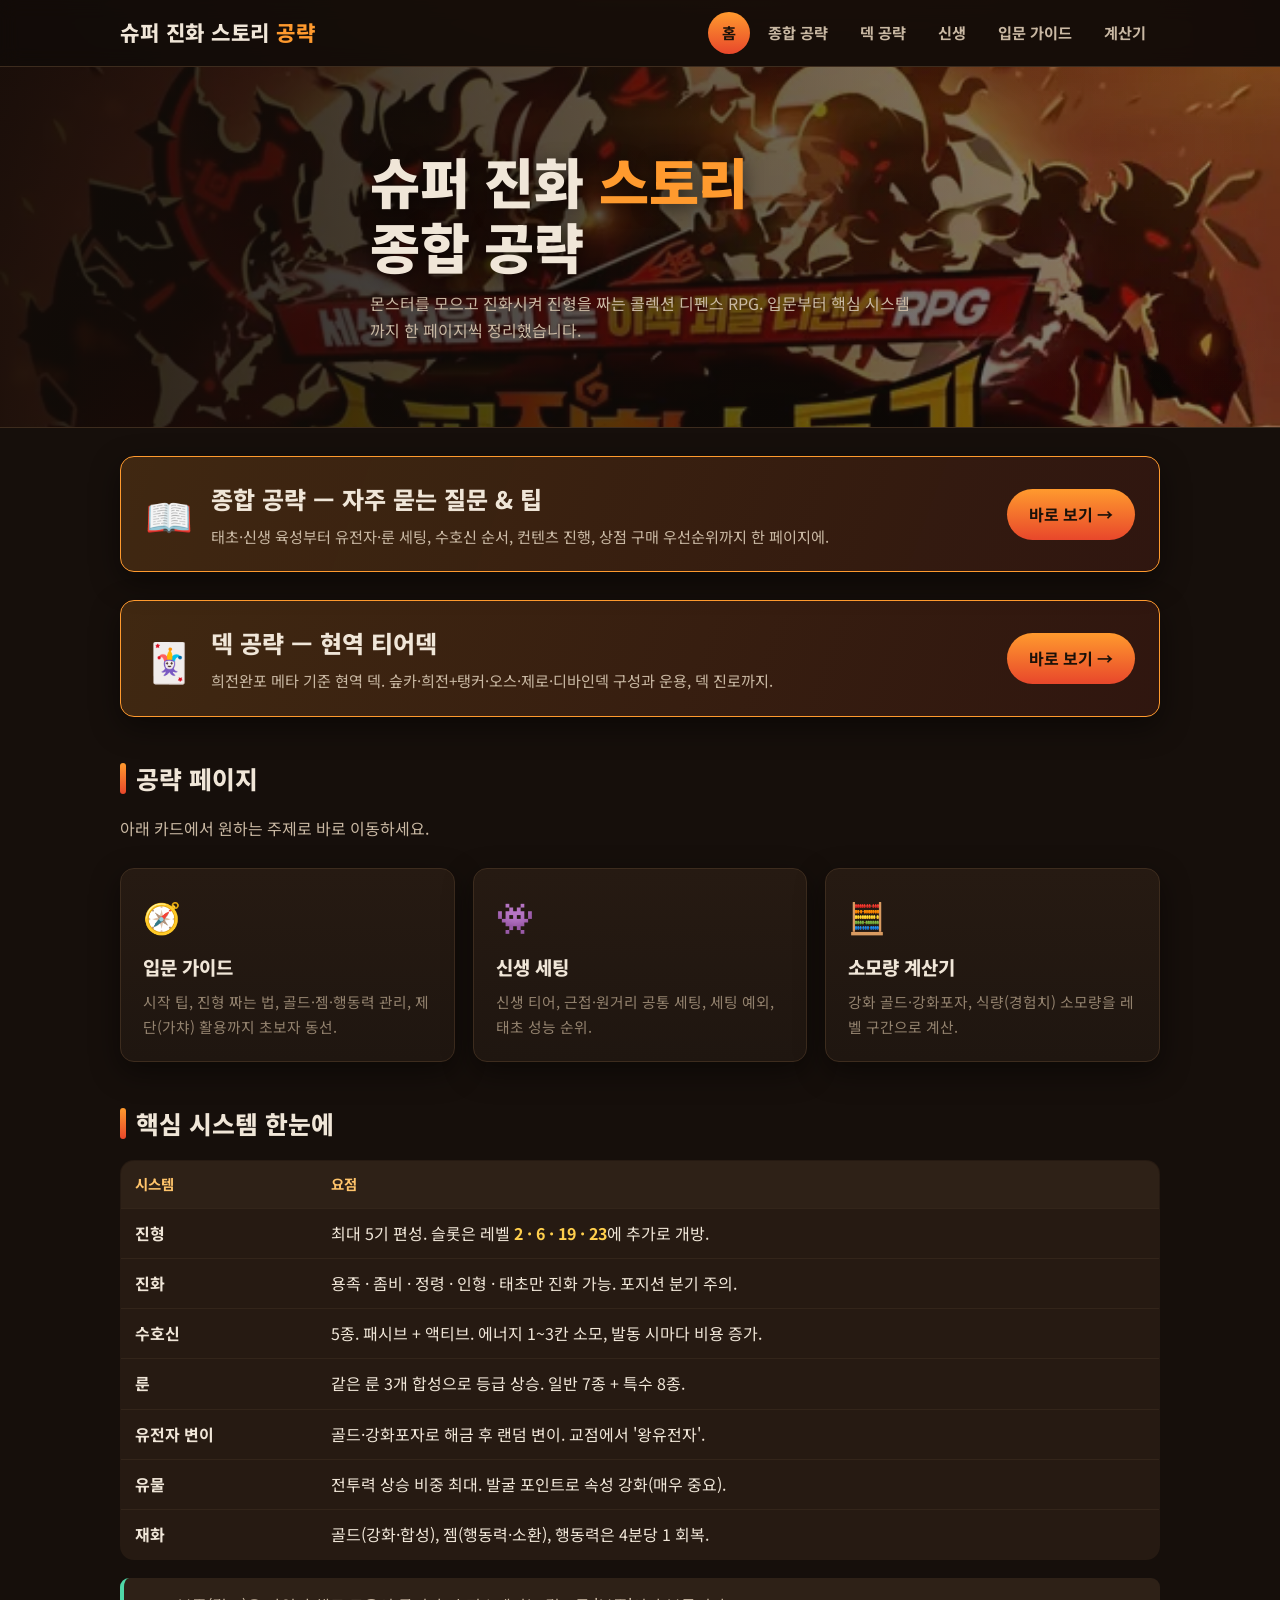
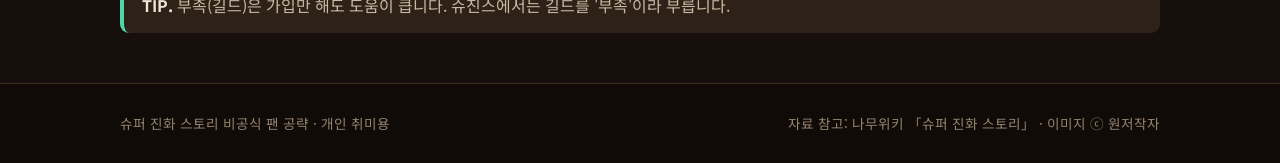
<file: index.html>
<!DOCTYPE html>
<html lang="ko">
<head>
  <meta charset="UTF-8">
  <meta name="viewport" content="width=device-width, initial-scale=1.0">
  <title>슈퍼 진화 스토리 공략 — 종합 가이드</title>
  <meta name="description" content="모바일 게임 슈퍼 진화 스토리(슈진스) 종합 공략. 종합 팁, 덱 공략, 신생 세팅, 입문 가이드, 수호신, 룬·유전자 변이까지 한 곳에 정리.">
  <link rel="preconnect" href="https://fonts.googleapis.com">
  <link rel="preconnect" href="https://fonts.gstatic.com" crossorigin>
  <link rel="stylesheet" href="https://fonts.googleapis.com/css2?family=Noto+Sans+KR:wght@400;500;700;800;900&display=swap">
  <link rel="stylesheet" href="assets/style.css">
</head>
<body>

  <header class="site-header">
    <div class="header-inner">
      <a class="brand" href="index.html">슈퍼 진화 스토리 <span>공략</span></a>
      <button class="nav-toggle" aria-label="메뉴 열기">☰</button>
      <nav class="site-nav">
        <a href="index.html" aria-current="page">홈</a>
        <a href="tips.html">종합 공략</a>
        <a href="deck.html">덱 공략</a>
        <a href="sinsaeng.html">신생</a>
        <a href="guide.html">입문 가이드</a>
        <a href="calculator.html">계산기</a>
      </nav>
    </div>
  </header>

  <section class="hero">
    <div class="hero-media">
      <img src="assets/img/banner_hero.webp" alt="슈퍼 진화 스토리 메인 배너">
      <div class="hero-overlay">
        <div class="wrap" style="padding:0;">
          <h1>슈퍼 진화 <em>스토리</em><br>종합 공략</h1>
          <p>몬스터를 모으고 진화시켜 진형을 짜는 콜렉션 디펜스 RPG.
             입문부터 핵심 시스템까지 한 페이지씩 정리했습니다.</p>
        </div>
      </div>
    </div>
  </section>

  <main class="wrap">

    <a class="featured-cta" href="tips.html">
      <div class="fc-ico">📖</div>
      <div class="fc-text">
        <h2>종합 공략 — 자주 묻는 질문 &amp; 팁</h2>
        <p>태초·신생 육성부터 유전자·룬 세팅, 수호신 순서, 컨텐츠 진행, 상점 구매 우선순위까지 한 페이지에.</p>
      </div>
      <span class="fc-btn">바로 보기 →</span>
    </a>

    <a class="featured-cta" href="deck.html">
      <div class="fc-ico">🃏</div>
      <div class="fc-text">
        <h2>덱 공략 — 현역 티어덱</h2>
        <p>희전완포 메타 기준 현역 덱. 슾카·희전+탱커·오스·제로·디바인덱 구성과 운용, 덱 진로까지.</p>
      </div>
      <span class="fc-btn">바로 보기 →</span>
    </a>

    <section class="block">
      <h2>공략 페이지</h2>
      <p>아래 카드에서 원하는 주제로 바로 이동하세요.</p>
      <div class="card-grid">
        <a class="nav-card" href="guide.html">
          <div class="ico">🧭</div>
          <h3>입문 가이드</h3>
          <p>시작 팁, 진형 짜는 법, 골드·젬·행동력 관리, 제단(가챠) 활용까지 초보자 동선.</p>
        </a>
        <a class="nav-card" href="sinsaeng.html">
          <div class="ico">👾</div>
          <h3>신생 세팅</h3>
          <p>신생 티어, 근접·원거리 공통 세팅, 세팅 예외, 태초 성능 순위.</p>
        </a>
        <a class="nav-card" href="calculator.html">
          <div class="ico">🧮</div>
          <h3>소모량 계산기</h3>
          <p>강화 골드·강화포자, 식량(경험치) 소모량을 레벨 구간으로 계산.</p>
        </a>
      </div>
    </section>

    <section class="block">
      <h2>핵심 시스템 한눈에</h2>
      <div class="table-scroll">
        <table>
          <thead>
            <tr><th>시스템</th><th>요점</th></tr>
          </thead>
          <tbody>
            <tr><td><b>진형</b></td><td>최대 5기 편성. 슬롯은 레벨 <span class="lv">2 · 6 · 19 · 23</span>에 추가로 개방.</td></tr>
            <tr><td><b>진화</b></td><td>용족 · 좀비 · 정령 · 인형 · 태초만 진화 가능. 포지션 분기 주의.</td></tr>
            <tr><td><b>수호신</b></td><td>5종. 패시브 + 액티브. 에너지 1~3칸 소모, 발동 시마다 비용 증가.</td></tr>
            <tr><td><b>룬</b></td><td>같은 룬 3개 합성으로 등급 상승. 일반 7종 + 특수 8종.</td></tr>
            <tr><td><b>유전자 변이</b></td><td>골드·강화포자로 해금 후 랜덤 변이. 교점에서 '왕유전자'.</td></tr>
            <tr><td><b>유물</b></td><td>전투력 상승 비중 최대. 발굴 포인트로 속성 강화(매우 중요).</td></tr>
            <tr><td><b>재화</b></td><td>골드(강화·합성), 젬(행동력·소환), 행동력은 4분당 1 회복.</td></tr>
          </tbody>
        </table>
      </div>
      <p class="note tip"><b>TIP.</b> 부족(길드)은 가입만 해도 도움이 큽니다. 슈진스에서는 길드를 '부족'이라 부릅니다.</p>
    </section>

  </main>

  <footer class="site-footer">
    <div class="wrap">
      <span>슈퍼 진화 스토리 비공식 팬 공략 · 개인 취미용</span>
      <span>자료 참고: 나무위키 「슈퍼 진화 스토리」 · 이미지 ⓒ 원저작자</span>
    </div>
  </footer>

  <script src="assets/script.js"></script>
</body>
</html>
</file>
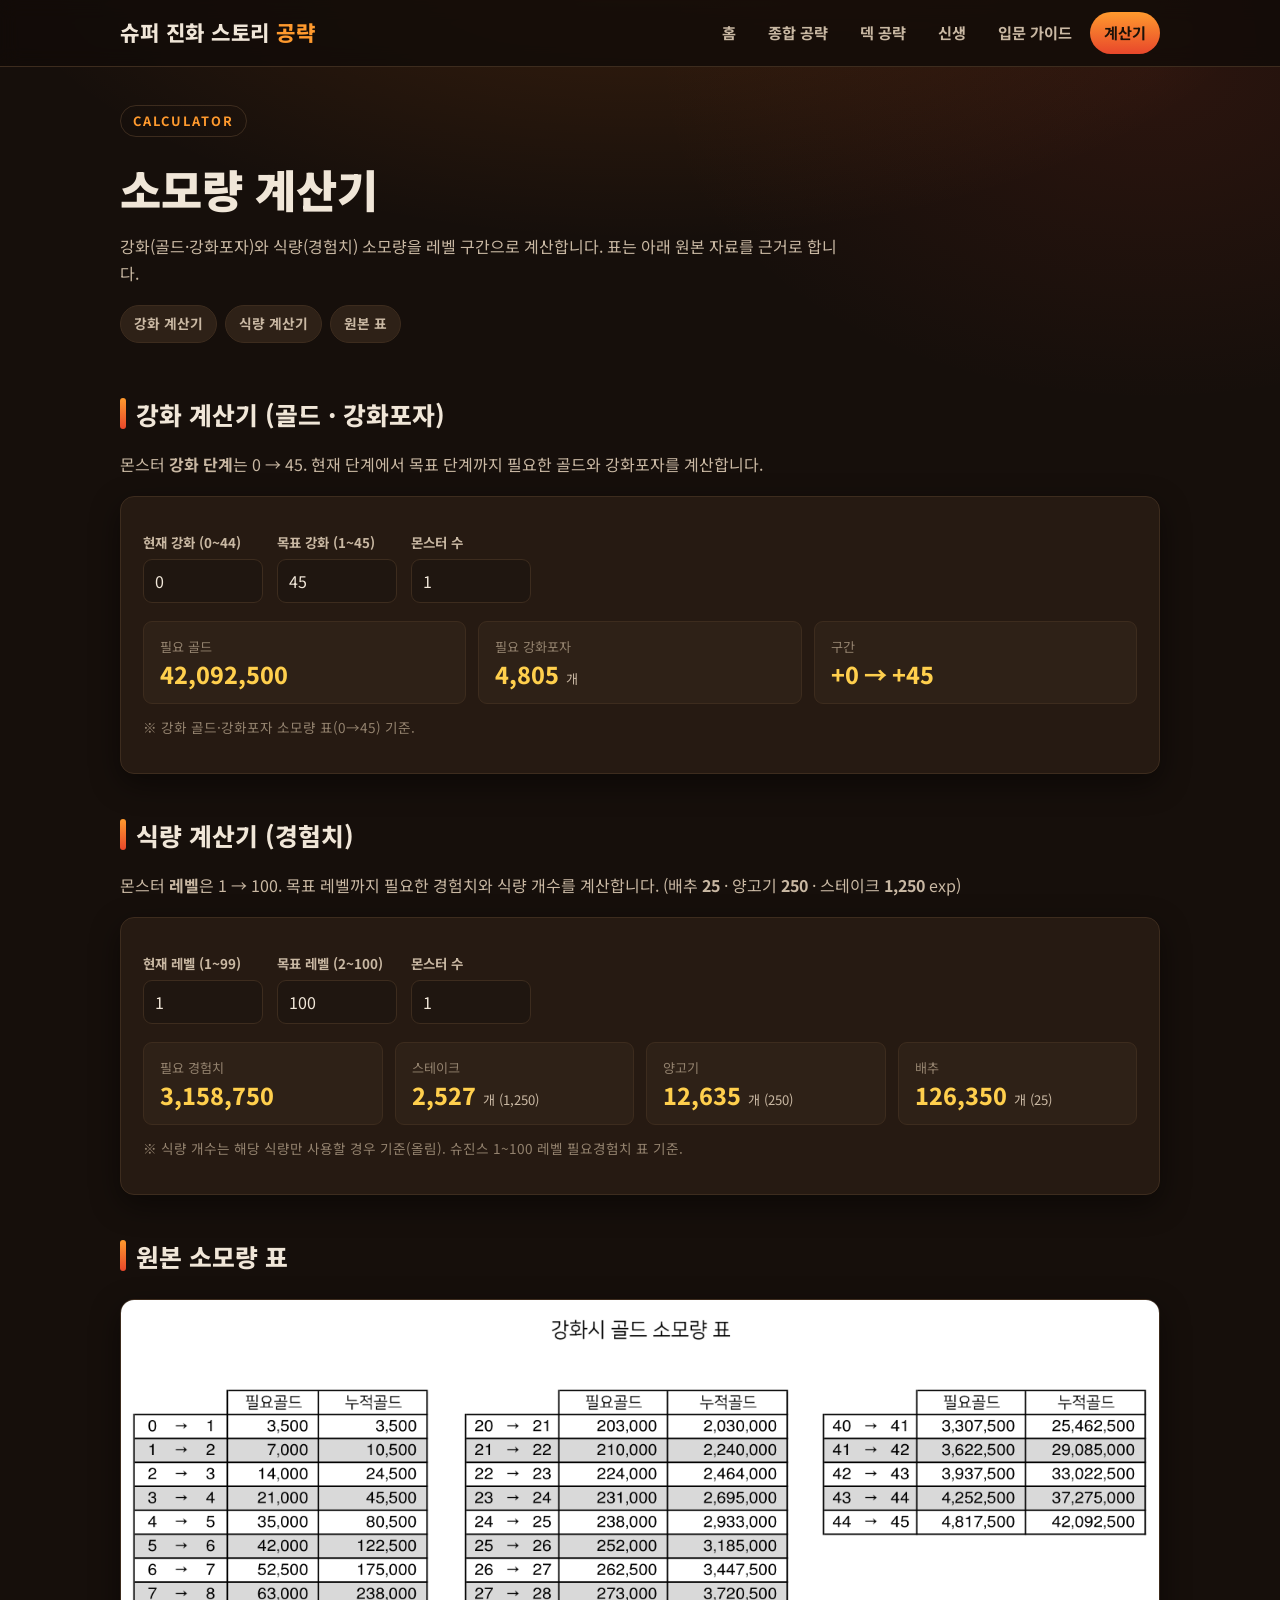
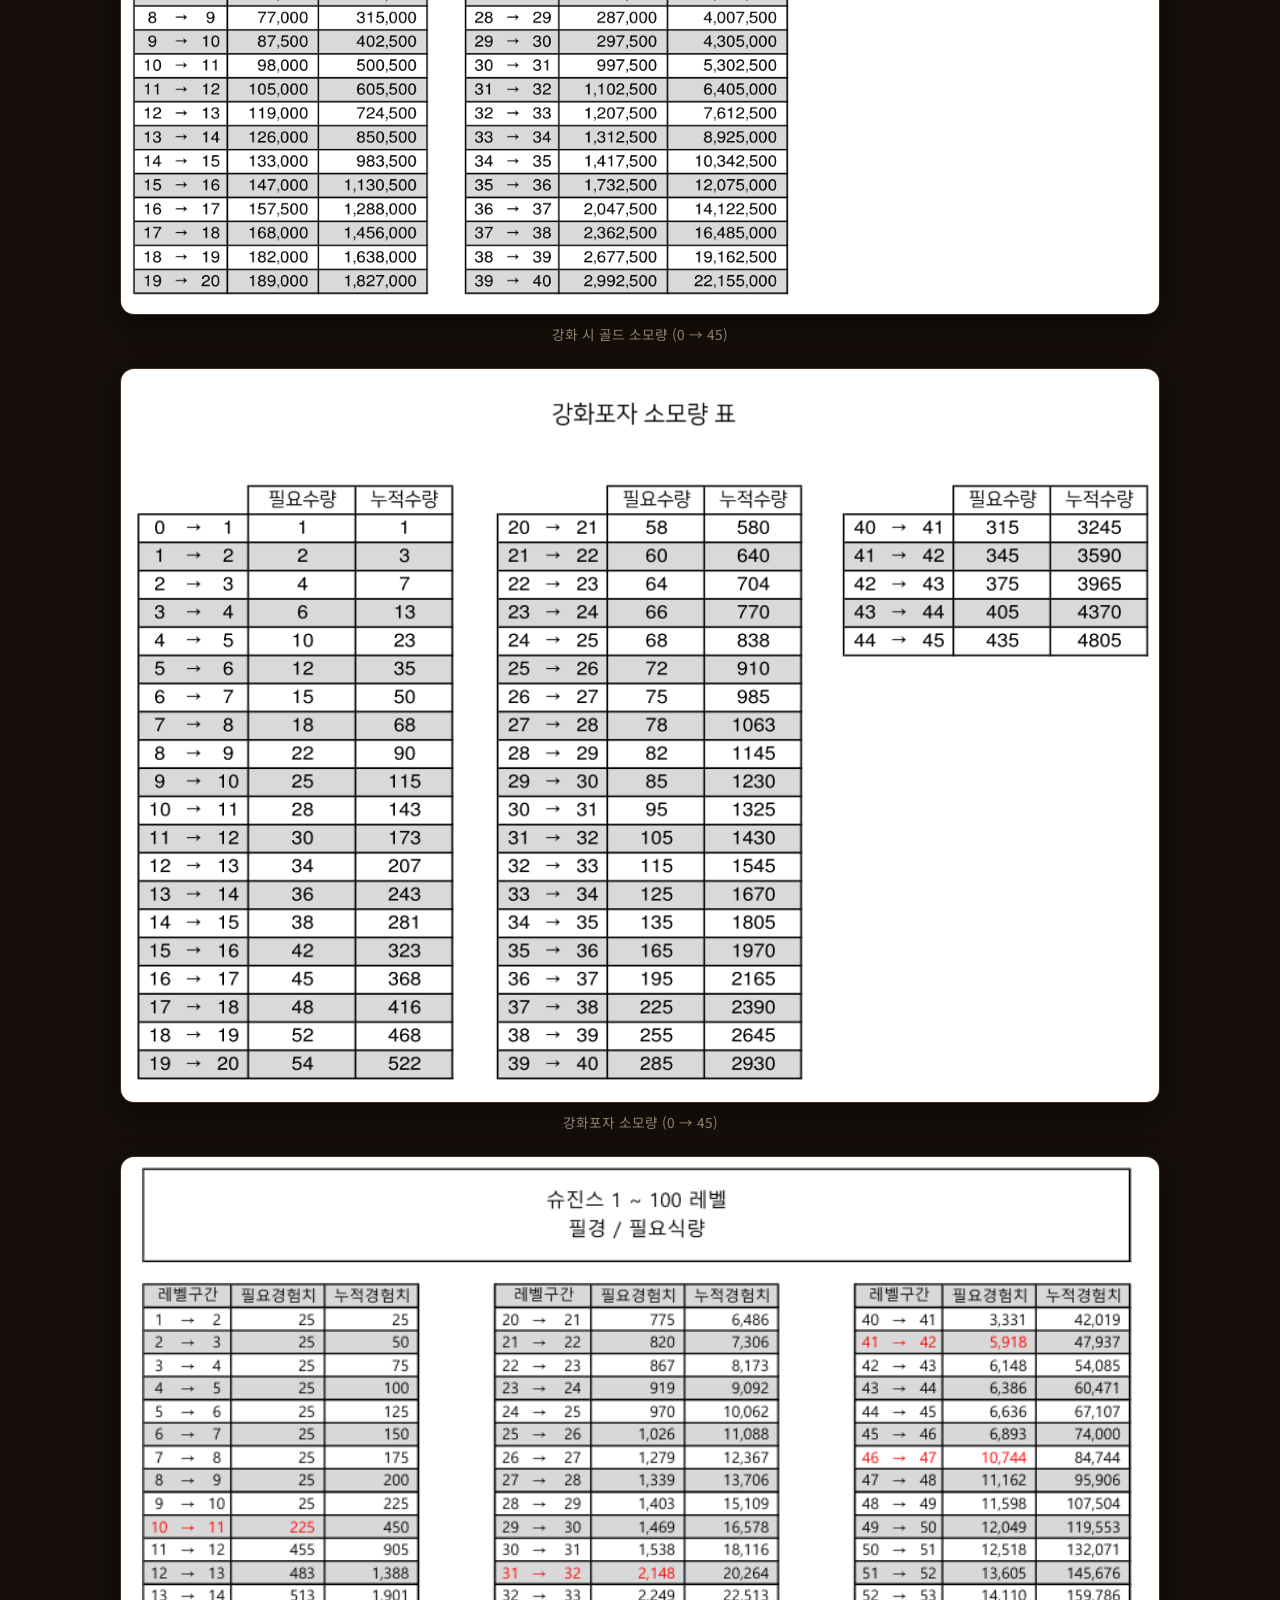
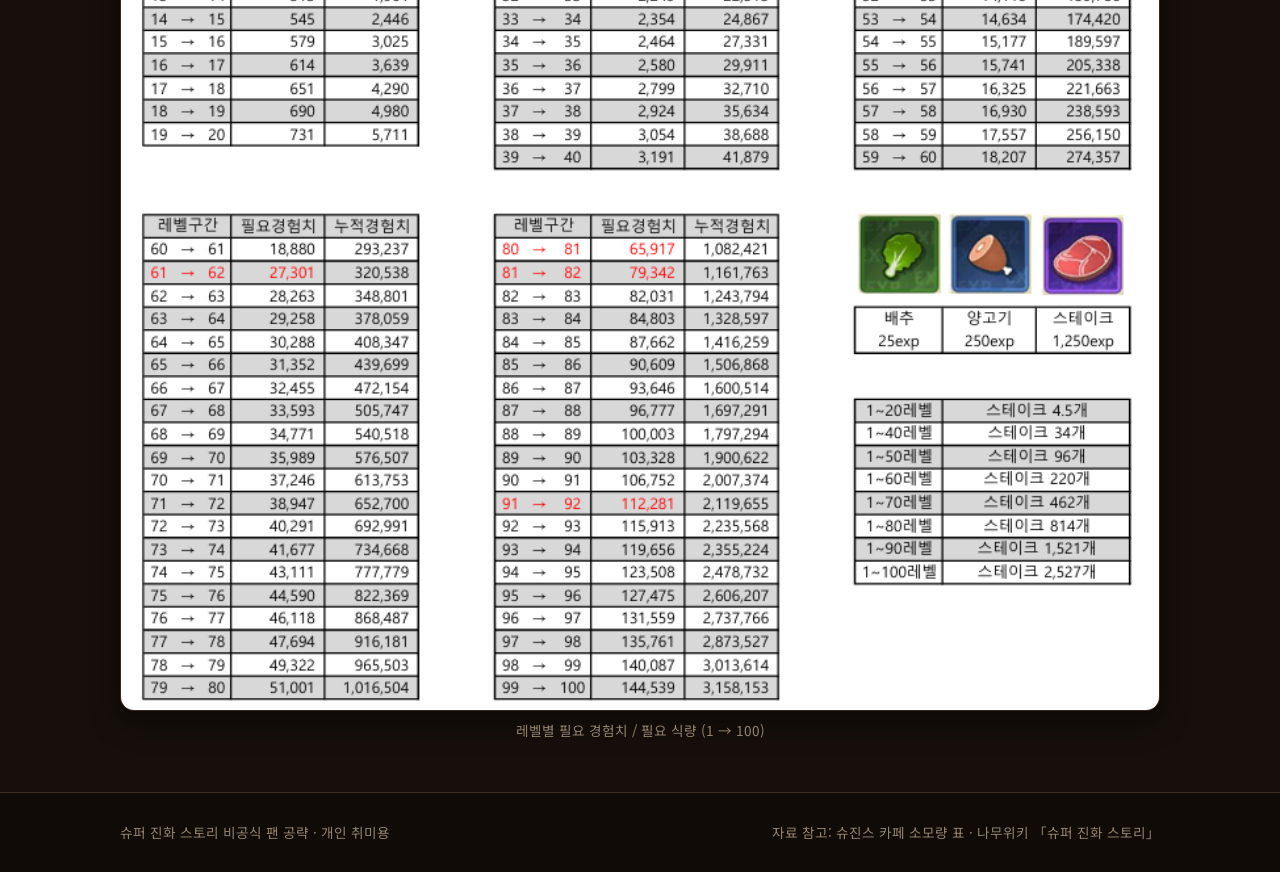
<file: calculator.html>
<!DOCTYPE html>
<html lang="ko">
<head>
  <meta charset="UTF-8">
  <meta name="viewport" content="width=device-width, initial-scale=1.0">
  <title>소모량 계산기 — 슈퍼 진화 스토리</title>
  <meta name="description" content="슈퍼 진화 스토리 소모량 계산기. 강화 골드·강화포자, 식량(경험치) 소모량을 레벨 구간으로 계산.">
  <link rel="preconnect" href="https://fonts.googleapis.com">
  <link rel="preconnect" href="https://fonts.gstatic.com" crossorigin>
  <link rel="stylesheet" href="https://fonts.googleapis.com/css2?family=Noto+Sans+KR:wght@400;500;700;800;900&display=swap">
  <link rel="stylesheet" href="assets/style.css">
</head>
<body>

  <header class="site-header">
    <div class="header-inner">
      <a class="brand" href="index.html">슈퍼 진화 스토리 <span>공략</span></a>
      <button class="nav-toggle" aria-label="메뉴 열기">☰</button>
      <nav class="site-nav">
        <a href="index.html">홈</a>
        <a href="tips.html">종합 공략</a>
        <a href="deck.html">덱 공략</a>
        <a href="sinsaeng.html">신생</a>
        <a href="guide.html">입문 가이드</a>
        <a href="calculator.html" aria-current="page">계산기</a>
      </nav>
    </div>
  </header>

  <main class="wrap">
    <div class="page-head">
      <span class="kicker">Calculator</span>
      <h1>소모량 계산기</h1>
      <p class="lead">강화(골드·강화포자)와 식량(경험치) 소모량을 레벨 구간으로 계산합니다.
        표는 아래 원본 자료를 근거로 합니다.</p>
      <nav class="toc">
        <a href="#enh">강화 계산기</a>
        <a href="#food">식량 계산기</a>
        <a href="#tables">원본 표</a>
      </nav>
    </div>

    <!-- 강화 계산기 -->
    <section class="block" id="enh">
      <h2>강화 계산기 (골드 · 강화포자)</h2>
      <p>몬스터 <b>강화 단계</b>는 0 → 45. 현재 단계에서 목표 단계까지 필요한 골드와 강화포자를 계산합니다.</p>
      <div class="calc">
        <div class="calc-row">
          <div class="calc-field"><label for="enh-cur">현재 강화 (0~44)</label><input id="enh-cur" type="number" min="0" max="44" value="0"></div>
          <div class="calc-field"><label for="enh-tgt">목표 강화 (1~45)</label><input id="enh-tgt" type="number" min="1" max="45" value="45"></div>
          <div class="calc-field"><label for="enh-cnt">몬스터 수</label><input id="enh-cnt" type="number" min="1" max="999" value="1"></div>
        </div>
        <div class="calc-result" id="enh-out"></div>
        <p class="calc-note">※ 강화 골드·강화포자 소모량 표(0→45) 기준.</p>
      </div>
    </section>

    <!-- 식량 계산기 -->
    <section class="block" id="food">
      <h2>식량 계산기 (경험치)</h2>
      <p>몬스터 <b>레벨</b>은 1 → 100. 목표 레벨까지 필요한 경험치와 식량 개수를 계산합니다.
        (배추 <b>25</b> · 양고기 <b>250</b> · 스테이크 <b>1,250</b> exp)</p>
      <div class="calc">
        <div class="calc-row">
          <div class="calc-field"><label for="food-cur">현재 레벨 (1~99)</label><input id="food-cur" type="number" min="1" max="99" value="1"></div>
          <div class="calc-field"><label for="food-tgt">목표 레벨 (2~100)</label><input id="food-tgt" type="number" min="2" max="100" value="100"></div>
          <div class="calc-field"><label for="food-cnt">몬스터 수</label><input id="food-cnt" type="number" min="1" max="999" value="1"></div>
        </div>
        <div class="calc-result" id="food-out"></div>
        <p class="calc-note">※ 식량 개수는 해당 식량만 사용할 경우 기준(올림). 슈진스 1~100 레벨 필요경험치 표 기준.</p>
      </div>
    </section>

    <!-- 원본 표 -->
    <section class="block" id="tables">
      <h2>원본 소모량 표</h2>
      <figure class="shot">
        <img src="assets/img/cost_gold.png" alt="강화 시 골드 소모량 표" loading="lazy">
        <figcaption>강화 시 골드 소모량 (0 → 45)</figcaption>
      </figure>
      <figure class="shot">
        <img src="assets/img/cost_spore.png" alt="강화포자 소모량 표" loading="lazy">
        <figcaption>강화포자 소모량 (0 → 45)</figcaption>
      </figure>
      <figure class="shot">
        <img src="assets/img/cost_food.png" alt="레벨별 필요 식량(경험치) 표" loading="lazy">
        <figcaption>레벨별 필요 경험치 / 필요 식량 (1 → 100)</figcaption>
      </figure>
    </section>

  </main>

  <footer class="site-footer">
    <div class="wrap">
      <span>슈퍼 진화 스토리 비공식 팬 공략 · 개인 취미용</span>
      <span>자료 참고: 슈진스 카페 소모량 표 · 나무위키 「슈퍼 진화 스토리」</span>
    </div>
  </footer>

  <script>
  (function () {
    "use strict";
    // 강화 단계별 필요 골드 (0→1 ... 44→45)
    var GOLD = [3500,7000,14000,21000,35000,42000,52500,63000,77000,87500,98000,105000,119000,126000,133000,147000,157500,168000,182000,189000,203000,210000,224000,231000,238000,252000,262500,273000,287000,297500,997500,1102500,1207500,1312500,1417500,1732500,2047500,2362500,2677500,2992500,3307500,3622500,3937500,4252500,4817500];
    // 강화 단계별 필요 강화포자
    var SPORE = [1,2,4,6,10,12,15,18,22,25,28,30,34,36,38,42,45,48,52,54,58,60,64,66,68,72,75,78,82,85,95,105,115,125,135,165,195,225,255,285,315,345,375,405,435];
    // 레벨별 누적 경험치 (index 0 = Lv1 = 0)
    var FOOD = [0,25,50,75,100,125,150,175,200,225,450,905,1388,1901,2446,3025,3639,4290,4980,5711,6486,7306,8173,9092,10062,11088,12367,13706,15109,16578,18116,20264,22513,24867,27331,29911,32710,35634,38688,41879,42019,47937,54085,60471,67107,74000,84744,95906,107504,119553,132071,145676,159786,174420,189597,205338,221663,238593,256150,274357,293237,320538,348801,378059,408347,439699,472154,505747,540518,576507,613753,652700,692991,734668,777779,822369,868487,916181,965503,1016504,1082421,1161763,1243794,1328597,1416259,1506868,1600514,1697291,1797294,1900622,2007374,2119655,2235568,2355224,2478732,2606207,2737766,2873527,3013614,3158750];

    var fmt = function (n) { return n.toLocaleString('ko-KR'); };
    function box(k, v, unit) {
      return '<div class="calc-out"><div class="k">' + k + '</div><div class="v">' + v + (unit ? ' <small>' + unit + '</small>' : '') + '</div></div>';
    }
    function err(el, msg) { el.innerHTML = '<div class="calc-out"><div class="calc-err">' + msg + '</div></div>'; }

    function calcEnh() {
      var out = document.getElementById('enh-out');
      var c = parseInt(document.getElementById('enh-cur').value, 10);
      var t = parseInt(document.getElementById('enh-tgt').value, 10);
      var n = parseInt(document.getElementById('enh-cnt').value, 10) || 1;
      if (isNaN(c) || isNaN(t)) { out.innerHTML = ''; return; }
      if (c < 0 || t > 45 || t <= c) { err(out, '현재 < 목표, 0~45 범위로 입력하세요.'); return; }
      var gold = 0, spore = 0, i;
      for (i = c; i < t; i++) { gold += GOLD[i]; spore += SPORE[i]; }
      gold *= n; spore *= n;
      out.innerHTML =
        box('필요 골드', fmt(gold)) +
        box('필요 강화포자', fmt(spore), '개') +
        box('구간', '+' + c + ' → +' + t, (n > 1 ? '× ' + n + '마리' : ''));
    }

    function calcFood() {
      var out = document.getElementById('food-out');
      var c = parseInt(document.getElementById('food-cur').value, 10);
      var t = parseInt(document.getElementById('food-tgt').value, 10);
      var n = parseInt(document.getElementById('food-cnt').value, 10) || 1;
      if (isNaN(c) || isNaN(t)) { out.innerHTML = ''; return; }
      if (c < 1 || t > 100 || t <= c) { err(out, '현재 < 목표, 1~100 범위로 입력하세요.'); return; }
      var exp = (FOOD[t - 1] - FOOD[c - 1]) * n;
      var steak = Math.ceil(exp / 1250);
      var mutton = Math.ceil(exp / 250);
      var cabbage = Math.ceil(exp / 25);
      out.innerHTML =
        box('필요 경험치', fmt(exp)) +
        box('스테이크', fmt(steak), '개 (1,250)') +
        box('양고기', fmt(mutton), '개 (250)') +
        box('배추', fmt(cabbage), '개 (25)');
    }

    ['enh-cur', 'enh-tgt', 'enh-cnt'].forEach(function (id) {
      document.getElementById(id).addEventListener('input', calcEnh);
    });
    ['food-cur', 'food-tgt', 'food-cnt'].forEach(function (id) {
      document.getElementById(id).addEventListener('input', calcFood);
    });
    calcEnh(); calcFood();
  })();
  </script>
  <script src="assets/script.js"></script>
</body>
</html>
</file>
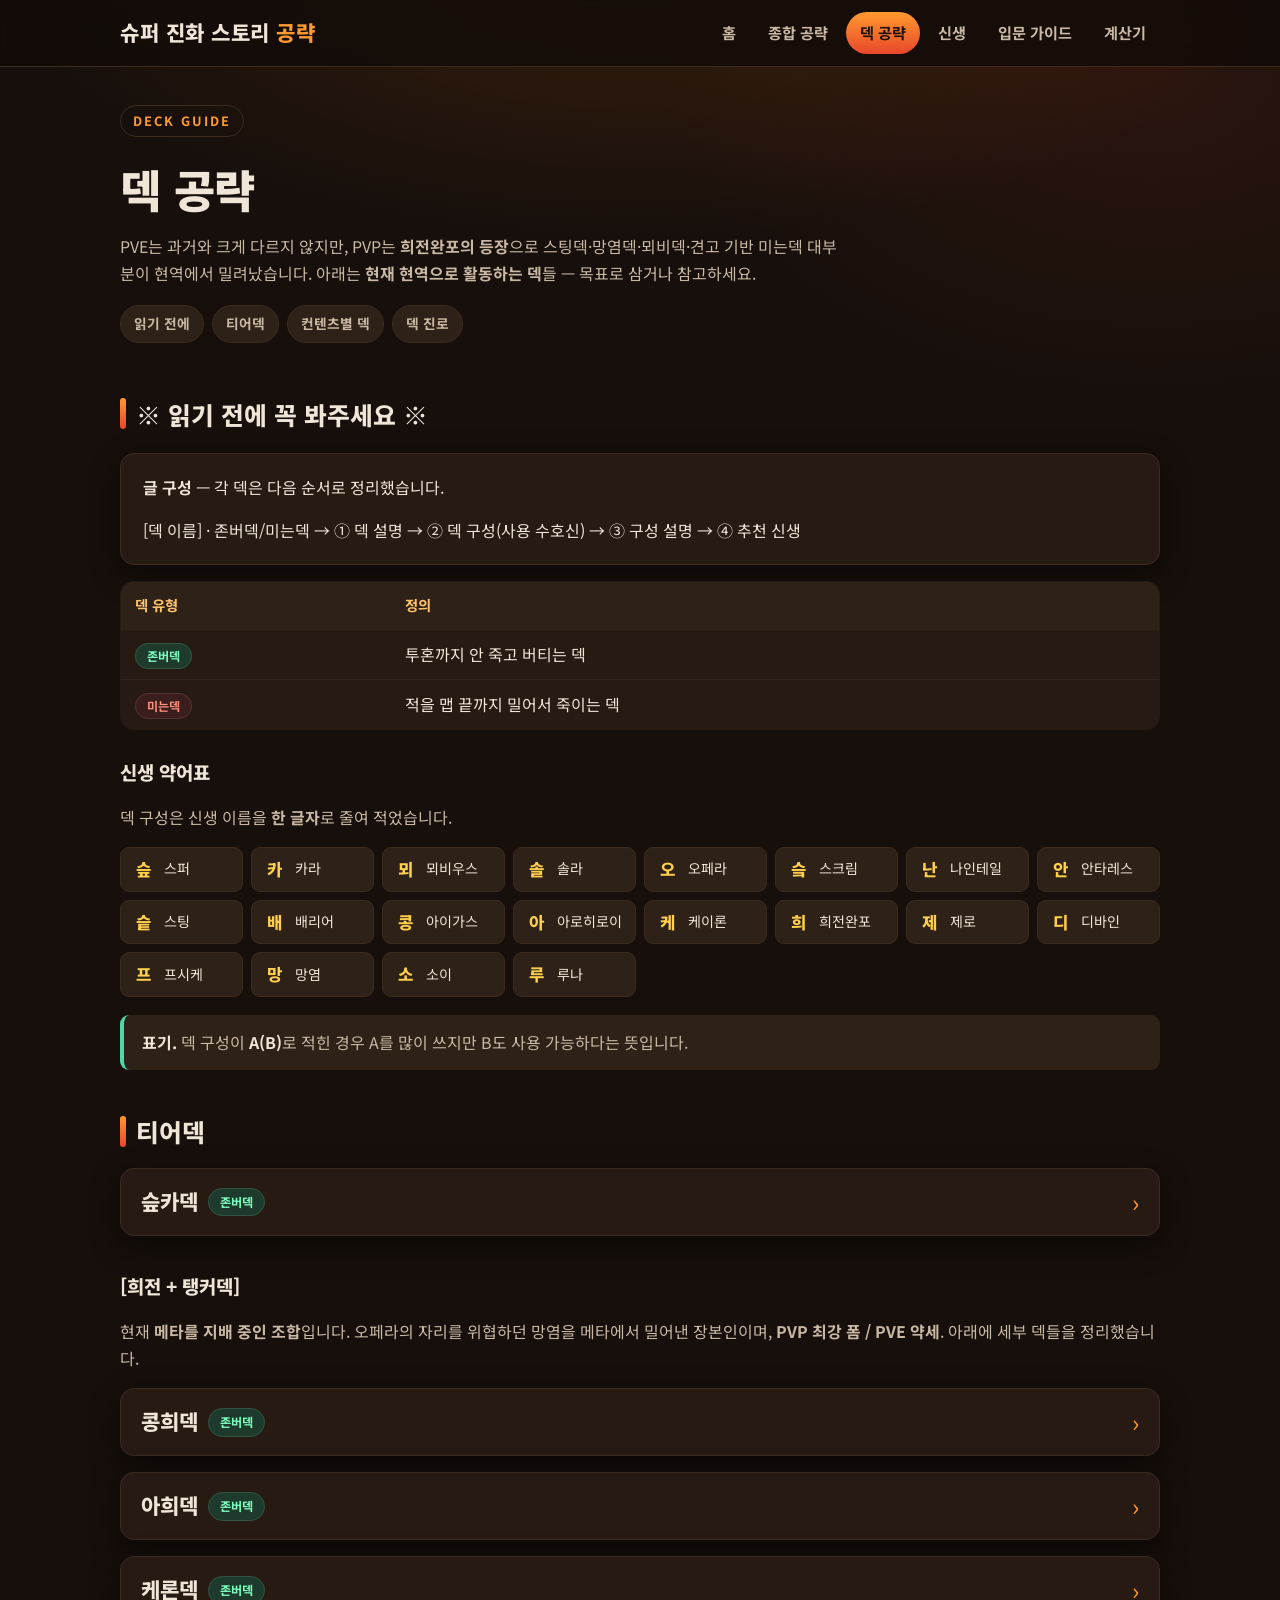
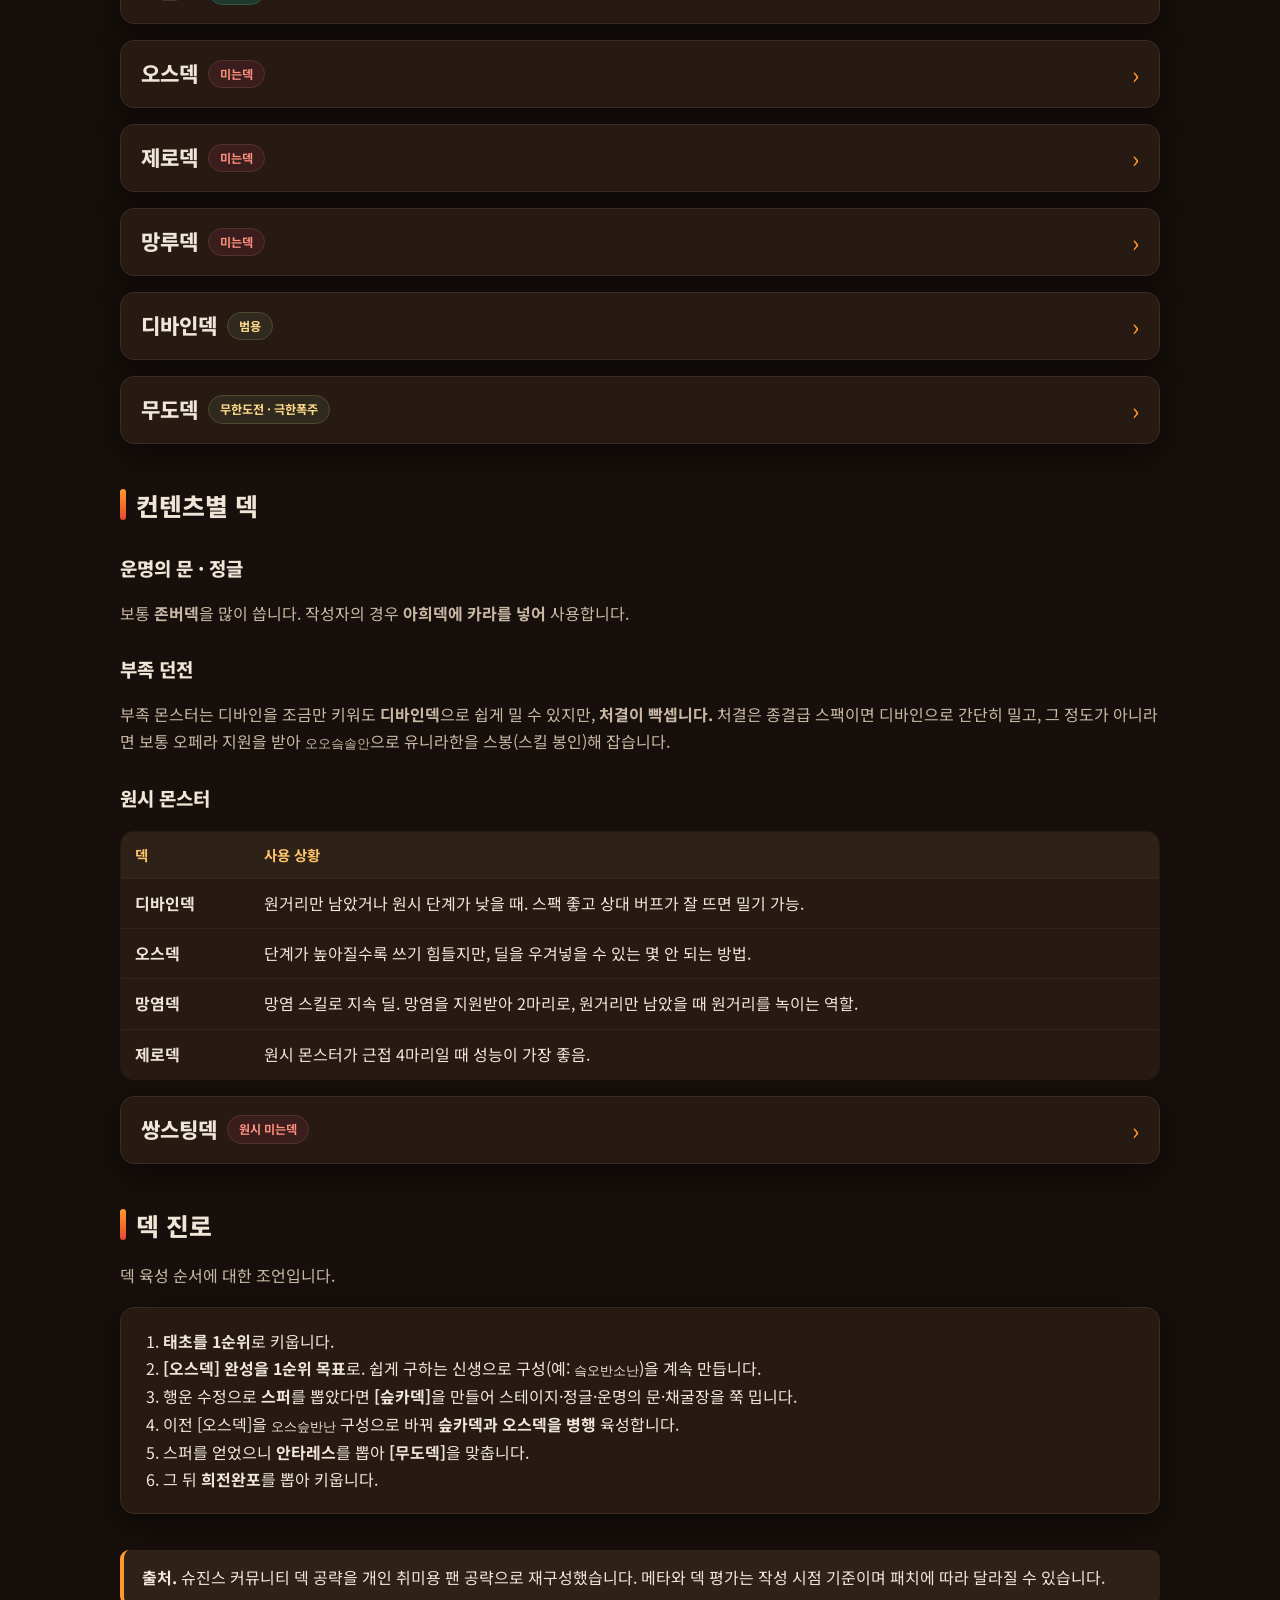
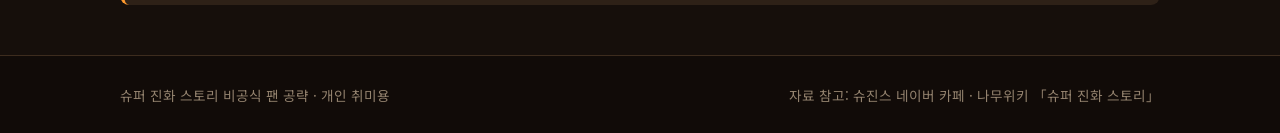
<file: deck.html>
<!DOCTYPE html>
<html lang="ko">
<head>
  <meta charset="UTF-8">
  <meta name="viewport" content="width=device-width, initial-scale=1.0">
  <title>덱 공략 — 슈퍼 진화 스토리</title>
  <meta name="description" content="슈퍼 진화 스토리 현역 덱 공략. 슾카덱·희전+탱커덱·오스덱·제로덱·디바인덱 등 PVP/PVE 현역 덱 구성과 운용, 덱 진로까지.">
  <link rel="preconnect" href="https://fonts.googleapis.com">
  <link rel="preconnect" href="https://fonts.gstatic.com" crossorigin>
  <link rel="stylesheet" href="https://fonts.googleapis.com/css2?family=Noto+Sans+KR:wght@400;500;700;800;900&display=swap">
  <link rel="stylesheet" href="assets/style.css">
</head>
<body>

  <header class="site-header">
    <div class="header-inner">
      <a class="brand" href="index.html">슈퍼 진화 스토리 <span>공략</span></a>
      <button class="nav-toggle" aria-label="메뉴 열기">☰</button>
      <nav class="site-nav">
        <a href="index.html">홈</a>
        <a href="tips.html">종합 공략</a>
        <a href="deck.html" aria-current="page">덱 공략</a>
        <a href="sinsaeng.html">신생</a>
        <a href="guide.html">입문 가이드</a>
        <a href="calculator.html">계산기</a>
      </nav>
    </div>
  </header>

  <main class="wrap">
    <div class="page-head">
      <span class="kicker">Deck Guide</span>
      <h1>덱 공략</h1>
      <p class="lead">PVE는 과거와 크게 다르지 않지만, PVP는 <b>희전완포의 등장</b>으로
        스팅덱·망염덱·뫼비덱·견고 기반 미는덱 대부분이 현역에서 밀려났습니다.
        아래는 <b>현재 현역으로 활동하는 덱</b>들 — 목표로 삼거나 참고하세요.</p>
      <nav class="toc">
        <a href="#read">읽기 전에</a>
        <a href="#tier">티어덱</a>
        <a href="#content-deck">컨텐츠별 덱</a>
        <a href="#path">덱 진로</a>
      </nav>
    </div>

    <!-- ===== 읽기 전에 ===== -->
    <section class="block" id="read">
      <h2>※ 읽기 전에 꼭 봐주세요 ※</h2>

      <div class="panel">
        <p style="margin-top:0;"><b>글 구성</b> — 각 덱은 다음 순서로 정리했습니다.</p>
        <p style="margin:0;">[덱 이름] · 존버덱/미는덱 → ① 덱 설명 → ② 덱 구성(사용 수호신) → ③ 구성 설명 → ④ 추천 신생</p>
      </div>

      <div class="table-scroll">
        <table>
          <thead><tr><th>덱 유형</th><th>정의</th></tr></thead>
          <tbody>
            <tr><td><span class="deck-type survive">존버덱</span></td><td>투혼까지 안 죽고 버티는 덱</td></tr>
            <tr><td><span class="deck-type push">미는덱</span></td><td>적을 맵 끝까지 밀어서 죽이는 덱</td></tr>
          </tbody>
        </table>
      </div>

      <h3>신생 약어표</h3>
      <p>덱 구성은 신생 이름을 <b>한 글자</b>로 줄여 적었습니다.</p>
      <div class="abbr-grid">
        <div class="abbr"><span class="ab">슾</span> 스퍼</div>
        <div class="abbr"><span class="ab">카</span> 카라</div>
        <div class="abbr"><span class="ab">뫼</span> 뫼비우스</div>
        <div class="abbr"><span class="ab">솔</span> 솔라</div>
        <div class="abbr"><span class="ab">오</span> 오페라</div>
        <div class="abbr"><span class="ab">슼</span> 스크림</div>
        <div class="abbr"><span class="ab">난</span> 나인테일</div>
        <div class="abbr"><span class="ab">안</span> 안타레스</div>
        <div class="abbr"><span class="ab">슽</span> 스팅</div>
        <div class="abbr"><span class="ab">배</span> 배리어</div>
        <div class="abbr"><span class="ab">콩</span> 아이가스</div>
        <div class="abbr"><span class="ab">아</span> 아로히로이</div>
        <div class="abbr"><span class="ab">케</span> 케이론</div>
        <div class="abbr"><span class="ab">희</span> 희전완포</div>
        <div class="abbr"><span class="ab">제</span> 제로</div>
        <div class="abbr"><span class="ab">디</span> 디바인</div>
        <div class="abbr"><span class="ab">프</span> 프시케</div>
        <div class="abbr"><span class="ab">망</span> 망염</div>
        <div class="abbr"><span class="ab">소</span> 소이</div>
        <div class="abbr"><span class="ab">루</span> 루나</div>
      </div>
      <p class="note tip"><b>표기.</b> 덱 구성이 <b>A(B)</b>로 적힌 경우 A를 많이 쓰지만 B도 사용 가능하다는 뜻입니다.</p>
    </section>

    <!-- ===== 티어덱 ===== -->
    <section class="block" id="tier">
      <h2>티어덱</h2>

      <!-- 슾카덱 -->
      <details class="deck">
        <summary class="deck-head"><h3>슾카덱</h3><span class="deck-type survive">존버덱</span><span class="deck-chev">›</span></summary>
        <div class="deck-body">
        <p>스퍼의 압도적인 탱킹과 <b>최대 체력 비례 %딜</b>로 딜링하는 덱. <b>PVE 최강 사기덱</b>입니다.
          PVP에서는 하드카운터 망염 때문에 나락을 갔었지만, 희전완포 등장으로 망염이 안 쓰이기 시작하면서
          희전완포 상대로 약한 뫼비우스를 빼고, 희전덱의 카운터인 나인테일을 채용해
          <b>희전완포 + 탱커덱 상대로 좋은 모습</b>을 보입니다.</p>
        <figure class="deck-img">
          <img src="assets/img/deck_seupka.png" alt="슾카덱 구성 슾카뫼반솔" loading="lazy">
          <figcaption><span class="code">슾카뫼반솔</span> <span class="gd">· 수호신 주작</span></figcaption>
        </figure>
        <p>스퍼·카라·솔라를 고정하고 뒤에 원딜을 배치합니다. 스퍼를 쓸 때 가장 많이 쓰게 될 덱으로,
          스테이지 적 구성에 따라 변형되며 PVP에서 고스팩 상대도 이기는 모습을 보여줍니다.</p>
        <div class="deck-alt">
          <span class="lab">변형:</span> <code>슾카반솔난</code>
          <span class="gd">기린 / 백호 / 주작</span> — 희전완포 + 탱커 조합을 카운터.
          단 스퍼 체형을 크게 키워 나인테일 1스킬 같은 범위공격에서 후방 아군을 보호하는 것이 강제되고,
          다른 덱에 약해 <b>뉴비에겐 비추천</b>.
        </div>
        <p class="fixed">※ 스퍼 · 카라 · 반 · 솔라 고정</p>
        <p class="rec"><b>추천 신생</b> — 뫼비우스, 나인테일, 사룡, 안타레스, @</p>
      </div>
      </details>

      <!-- 희전 + 탱커덱 카테고리 -->
      <h3 style="margin-top:34px;">[희전 + 탱커덱]</h3>
      <p>현재 <b>메타를 지배 중인 조합</b>입니다. 오페라의 자리를 위협하던 망염을 메타에서 밀어낸 장본인이며,
        <b>PVP 최강 폼 / PVE 약세</b>. 아래에 세부 덱들을 정리했습니다.</p>

      <!-- 콩희덱 -->
      <details class="deck">
        <summary class="deck-head"><h3>콩희덱</h3><span class="deck-type survive">존버덱</span><span class="deck-chev">›</span></summary>
        <div class="deck-body">
        <figure class="deck-img">
          <img src="assets/img/deck_konghui.png" alt="콩희덱 구성 콩카슾희난" loading="lazy">
          <figcaption><span class="code">콩카슾희난</span> <span class="gd">· 수호신 주작 / 백호 / 기린 / 청룡</span></figcaption>
        </figure>
        <p>탱킹 능력이 최상급인 아이가스에 희전·카라를 기생시킨 덱. 희전덱 중 유일하게
          <b>PVE에서도 좋은 모습</b>(단, 후반 해협은 별로)을 보입니다. 주의할 점은 카라의 회오리보다
          아이가스의 이속이 빠르면 상대 원딜에게 아이가스가 녹을 수 있다는 점, 그리고 아이가스 4스킬 탓에
          <b>오스덱에 약합니다</b>. 위 구성이 거의 완벽에 가까워 추천합니다.</p>
        <p class="fixed">※ 아이가스 · 카라 · 희전완포 고정 / 스퍼 채용 추천</p>
        <p class="rec"><b>추천 신생</b> — 미드나이트, 사룡, 나인테일, 반, 안타레스</p>
      </div>
      </details>

      <!-- 아희덱 -->
      <details class="deck">
        <summary class="deck-head"><h3>아희덱</h3><span class="deck-type survive">존버덱</span><span class="deck-chev">›</span></summary>
        <div class="deck-body">
        <figure class="deck-img">
          <img src="assets/img/deck_ahui.png" alt="아희덱 구성 아슾희난솔" loading="lazy">
          <figcaption><span class="code">아슾희난솔</span> <span class="gd">· 수호신 주작 / 기린 / 청룡</span></figcaption>
        </figure>
        <p>희전덱 중 <b>PVP에서 가장 좋은 덱</b>. 아로히로이의 순수 탱킹이 매우 뛰어나 조합도 다양합니다.
          미러전에서는 반·사룡을 채용하는 쪽이 더 좋습니다.</p>
        <div class="deck-alt">
          <span class="lab">다른 구성:</span>
          <code>아슾희반솔</code><code>아카슾희솔</code><code>아카반사난</code><code>아콩슾희난</code>
        </div>
        <p>스팩이 안 좋다면 <b>솔라 채용</b>을 추천합니다.</p>
        <p class="fixed">※ 아로히로이 · 희전완포 고정</p>
        <p class="rec"><b>추천 신생</b> — 스퍼, 나인테일, 솔라, 사룡, 반, 카라, 미드나이트, 아이가스, @</p>
      </div>
      </details>

      <!-- 케론덱 -->
      <details class="deck">
        <summary class="deck-head"><h3>케론덱</h3><span class="deck-type survive">존버덱</span><span class="deck-chev">›</span></summary>
        <div class="deck-body">
        <figure class="deck-img">
          <img src="assets/img/deck_keron.png" alt="케론덱 구성 케카희반솔" loading="lazy">
          <figcaption><span class="code">케카희반솔</span> <span class="gd">· 수호신 주작 / 기린 / 청룡</span></figcaption>
        </figure>
        <p>희전덱 중 성능은 가장 안 좋다고 평가받지만, <b>희전만 있다면 가장 만들기 쉬운</b> 장점이 있습니다.
          스킬 봉인을 막는 반, 힐러 겸 딜러 솔라, 케이론의 체급을 올려줄 카라가 모두 중요해
          위 구성을 거의 고정으로 사용합니다.</p>
        <p class="note">PVE에서는 희전 대신 <b>뫼비</b>를 채용합니다.</p>
      </div>
      </details>

      <!-- 오스덱 -->
      <details class="deck">
        <summary class="deck-head"><h3>오스덱</h3><span class="deck-type push">미는덱</span><span class="deck-chev">›</span></summary>
        <div class="deck-body">
        <p>모든 덱 상대로 이길 수도 질 수도 있는 덱. 이 게임에서 <b>가장 오래 메타 상위권에 군림</b> 중입니다.
          못 이기던 덱도 희전완포를 채용해 이기며, 현재 메타를 지배하는 <b>희전 + 탱커 조합을 카운터치기 가장 좋은 덱</b>입니다.</p>
        <figure class="deck-img">
          <img src="assets/img/deck_oseu.png" alt="오스덱 구성 슼오희반난" loading="lazy">
          <figcaption><span class="code">슼오희반난</span> <span class="gd">· 수호신 청룡 / 기린 / 백호</span></figcaption>
        </figure>
        <p>오페라·스크림을 고정하고 뒤에 원딜을 배치합니다. 현재 메타 최다 사용 조합이고 구성이 가장 자유로워,
          희전 + 탱커 조합을 녹이는 데 최적화돼 있습니다. 카라를 쓰는 덱 상대로는 나인테일을 앞에 배치해
          회오리 타이밍을 엇나가게 만듭니다. 미러전에서는 안타·스퍼를 채용한 덱이 좋습니다(예: <code>슼오슾반안</code>).</p>
        <div class="deck-alt">
          <span class="lab">다른 구성:</span>
          <code>슼오슾반안(난)</code><code>슼오슽반안(난)</code><code>슼오배반안(난)</code><code>슼오아안난</code>
        </div>
        <p class="fixed">※ 오페라 · 스크림 고정</p>
        <p class="rec"><b>추천 신생</b> — 희전완포, 스퍼, 반, 안타레스, 사룡, 나인테일, 스팅, 베리어, 아로히로이, @</p>
        <p class="note tip"><b>질문 많은 부분.</b> 스크림은 빨리 죽어서 오페라에게 버프를 주는 역할입니다 — <b>빨리 죽는 게 정상</b>이에요.</p>
      </div>
      </details>

      <!-- 제로덱 -->
      <details class="deck">
        <summary class="deck-head"><h3>제로덱</h3><span class="deck-type push">미는덱</span><span class="deck-chev">›</span></summary>
        <div class="deck-body">
        <p>압도적인 DPS로 상대를 녹이는 덱. 희전완포 등장으로 PVP에서는 밀려났지만,
          <b>오스덱을 잘 잡고 후반 스테이지를 밀기 위해 필수</b>로 만들어야 합니다.
          단, <b>견고룬 단계가 매우 중요</b>해 뉴비에겐 비추천.</p>
        <figure class="deck-img">
          <img src="assets/img/deck_zero.png" alt="제로덱 구성 배제슼(카)슽안" loading="lazy">
          <figcaption><span class="code">배제슼(카)슽안</span> <span class="gd">· 수호신 청룡</span></figcaption>
        </figure>
        <p>제로의 스킬을 활용해 상대를 벽까지 밀기 위해 근접 4마리 이상을 채용하고, 범위 공격이 있는 원딜을 배치합니다.
          제로가 초반에 녹는 것을 막아줄 배리어·스팅, 제로의 체급을 올려줄 스크림이나 카라를 채용합니다.
          스크림·카라 대신 울티머스·브루엘을 넣기도 합니다.</p>
        <p class="fixed">※ 배리어 · 제로 · 스팅 · @(근접) 고정</p>
        <p class="rec"><b>추천 신생</b> — 안타레스, 나인테일, 카르마, 브루엘, 울티머스</p>
      </div>
      </details>

      <!-- 망루덱 -->
      <details class="deck">
        <summary class="deck-head"><h3>망루덱</h3><span class="deck-type push">미는덱</span><span class="deck-chev">›</span></summary>
        <div class="deck-body">
        <p>이 글에 넣을지 가장 고민한 덱. 한 문장으로 요약하면 <i>"희전완포 나오기 전의 범부"</i>.
          슾카덱을 굉장히 잘 잡고, 희전덱 중 아희덱과는 비비지만 나머지 희전덱(특히 콩희, 오스+희전)은 못 이깁니다.</p>
        <figure class="deck-img">
          <img src="assets/img/deck_mangru.png" alt="망루덱 구성 망슼슽루안(난)" loading="lazy">
          <figcaption><span class="code">망슼슽루안(난)</span> <span class="gd">· 수호신 주작 / 청룡 / 기린</span></figcaption>
        </figure>
        <p>스크림 버프가 있을 때 최대한 이득을 봐야 하므로 <b>스크림·망염의 스팩이 매우 중요</b>합니다.
          스크림 대신 카라를 채용하기도 하지만, 희전완포의 존재 때문에 스크림이 더 좋습니다.</p>
        <p class="fixed">※ 망염 맨 앞 고정 · 루나 고정</p>
        <p class="rec"><b>추천 신생</b> — 희전완포, 스팅, 안타, 반(루나 채용 시 X), 스크림, 카라, 나인테일, 프시케, 사룡</p>
      </div>
      </details>

      <!-- 디바인덱 -->
      <details class="deck">
        <summary class="deck-head"><h3>디바인덱</h3><span class="deck-type util">범용</span><span class="deck-chev">›</span></summary>
        <div class="deck-body">
        <p>슾카덱 다음으로 <b>스테이지 밀기 좋은 덱</b>. 버프 제거가 있는 반이 하드카운터라 PVP에서는 안 좋지만,
          반이 없는 스테이지에서 활약합니다.</p>
        <figure class="deck-img">
          <img src="assets/img/deck_divine.png" alt="디바인덱 구성 디카뫼프솔" loading="lazy">
          <figcaption><span class="code">디카뫼프솔</span></figcaption>
        </figure>
        <p>디바인은 수호신을 쓰면 버프가 생기며 점점 강해지는 스킬을 가졌습니다. 수호신마다 버프가 다르며
          (기린은 상대에게 디버프), 이런 특성 때문에 디바인을 필두로 <b>디바인이 약한 타이밍을 보호해줄
          친구들</b>로 구성합니다.</p>
        <p class="note"><b>수호신 사용 순서:</b> 현무 → 기린 → 청룡 → 주작 → 백호</p>
        <p class="fixed">※ 디바인 고정</p>
        <p class="rec"><b>추천 신생</b> — 카라, 스크림, 프시케, 스팅, 뫼비우스, 솔라, 루나, 희전완포, 나인테일, 안타레스</p>
      </div>
      </details>

      <!-- 무도덱 -->
      <details class="deck">
        <summary class="deck-head"><h3>무도덱</h3><span class="deck-type util">무한도전 · 극한폭주</span><span class="deck-chev">›</span></summary>
        <div class="deck-body">
        <p>말 그대로 <b>무한도전·극한폭주에서만</b> 사용하는 덱. 소이 / 희전완포 중 무엇을 채용하느냐에 따라
          덱이 달라집니다. 둘 중 더 좋은 건 <b>종결 기준 소이</b>입니다.</p>
        <div class="note warn">안타가 들어가면 안타의 스택이 쌓일 때 <b>폭주가 적용 안 되는 버그</b>가 있어,
          <b>카라를 맨 앞에 두는 것을 고정</b>으로 합니다.</div>
        <figure class="deck-img">
          <img src="assets/img/deck_mudo_hui.png" alt="무도덱 희전완포 사용 구성 카안난솔오" loading="lazy">
          <figcaption><span class="code">카안난솔오</span> <span class="gd">· 희전완포 사용 · 지원: 희전완포 &gt; 스퍼</span></figcaption>
        </figure>
        <figure class="deck-img">
          <img src="assets/img/deck_mudo_soi.png" alt="무도덱 소이 사용 구성 카안난솔소" loading="lazy">
          <figcaption><span class="code">카안난솔소</span> <span class="gd">· 소이 사용 · 지원: 오페라 &gt; 스퍼</span></figcaption>
        </figure>
      </div>
      </details>
    </section>

    <!-- ===== 컨텐츠별 덱 ===== -->
    <section class="block" id="content-deck">
      <h2>컨텐츠별 덱</h2>

      <h3>운명의 문 · 정글</h3>
      <p>보통 <b>존버덱</b>을 많이 씁니다. 작성자의 경우 <b>아희덱에 카라를 넣어</b> 사용합니다.</p>

      <h3>부족 던전</h3>
      <p>부족 몬스터는 디바인을 조금만 키워도 <b>디바인덱</b>으로 쉽게 밀 수 있지만, <b>처결이 빡셉니다.</b>
        처결은 종결급 스팩이면 디바인으로 간단히 밀고, 그 정도가 아니라면 보통 오페라 지원을 받아
        <code>오오슼솔안</code>으로 유니라한을 스봉(스킬 봉인)해 잡습니다.</p>

      <h3>원시 몬스터</h3>
      <div class="table-scroll">
        <table>
          <thead><tr><th>덱</th><th>사용 상황</th></tr></thead>
          <tbody>
            <tr><td><b>디바인덱</b></td><td>원거리만 남았거나 원시 단계가 낮을 때. 스팩 좋고 상대 버프가 잘 뜨면 밀기 가능.</td></tr>
            <tr><td><b>오스덱</b></td><td>단계가 높아질수록 쓰기 힘들지만, 딜을 우겨넣을 수 있는 몇 안 되는 방법.</td></tr>
            <tr><td><b>망염덱</b></td><td>망염 스킬로 지속 딜. 망염을 지원받아 2마리로, 원거리만 남았을 때 원거리를 녹이는 역할.</td></tr>
            <tr><td><b>제로덱</b></td><td>원시 몬스터가 근접 4마리일 때 성능이 가장 좋음.</td></tr>
          </tbody>
        </table>
      </div>

      <details class="deck">
        <summary class="deck-head"><h3>쌍스팅덱</h3><span class="deck-type push">원시 미는덱</span><span class="deck-chev">›</span></summary>
        <div class="deck-body">
        <p>원시를 가장 잘 미는 덱. 근접만 녹일 수 있어, 한 번에 밀기 불가능한 <b>높은 단계 원시(보통 원시 3 이상)</b>에서
          사용합니다. <b>스크림과 스팅만 있으면</b> 사용 가능합니다.</p>
        <figure class="deck-img">
          <img src="assets/img/deck_ssangsting.png" alt="쌍스팅덱 구성 카솔슼슽슽" loading="lazy">
          <figcaption><span class="code">카솔슼슽슽</span></figcaption>
        </figure>
        <p>맨 앞에 자폭용 카라를 배치하고 스크림·솔라의 폭주를 터트린 뒤, 최후방의 스팅에
          <b>폭주 스크림 + 폭주 솔라 버프</b>를 입혀 반사딜로 녹이는 덱입니다. 수호신 계약 만렙이면
          현무 → 주작, 만렙이 아니라면 타이밍 맞춰 주작을 쓰면 됩니다.
          고스팩이라 카라가 소중하면 카라 대신 <b>부쉬에 신속룬</b>을 달아 폭주를 터트립니다.</p>
      </div>
      </details>
    </section>

    <!-- ===== 덱 진로 ===== -->
    <section class="block" id="path">
      <h2>덱 진로</h2>
      <p>덱 육성 순서에 대한 조언입니다.</p>
      <div class="panel">
        <ol style="margin:0; padding-left:20px;">
          <li><b>태초를 1순위</b>로 키웁니다.</li>
          <li><b>[오스덱] 완성을 1순위 목표</b>로. 쉽게 구하는 신생으로 구성(예: <code>슼오반소난</code>)을 계속 만듭니다.</li>
          <li>행운 수정으로 <b>스퍼</b>를 뽑았다면 <b>[슾카덱]</b>을 만들어 스테이지·정글·운명의 문·채굴장을 쭉 밉니다.</li>
          <li>이전 [오스덱]을 <code>오스슾반난</code> 구성으로 바꿔 <b>슾카덱과 오스덱을 병행</b> 육성합니다.</li>
          <li>스퍼를 얻었으니 <b>안타레스</b>를 뽑아 <b>[무도덱]</b>을 맞춥니다.</li>
          <li>그 뒤 <b>희전완포</b>를 뽑아 키웁니다.</li>
        </ol>
      </div>
    </section>

    <div class="note" style="margin-top:36px;">
      <b>출처.</b> 슈진스 커뮤니티 덱 공략을 개인 취미용 팬 공략으로 재구성했습니다.
      메타와 덱 평가는 작성 시점 기준이며 패치에 따라 달라질 수 있습니다.
    </div>

  </main>

  <footer class="site-footer">
    <div class="wrap">
      <span>슈퍼 진화 스토리 비공식 팬 공략 · 개인 취미용</span>
      <span>자료 참고: 슈진스 네이버 카페 · 나무위키 「슈퍼 진화 스토리」</span>
    </div>
  </footer>

  <script src="assets/script.js"></script>
</body>
</html>
</file>
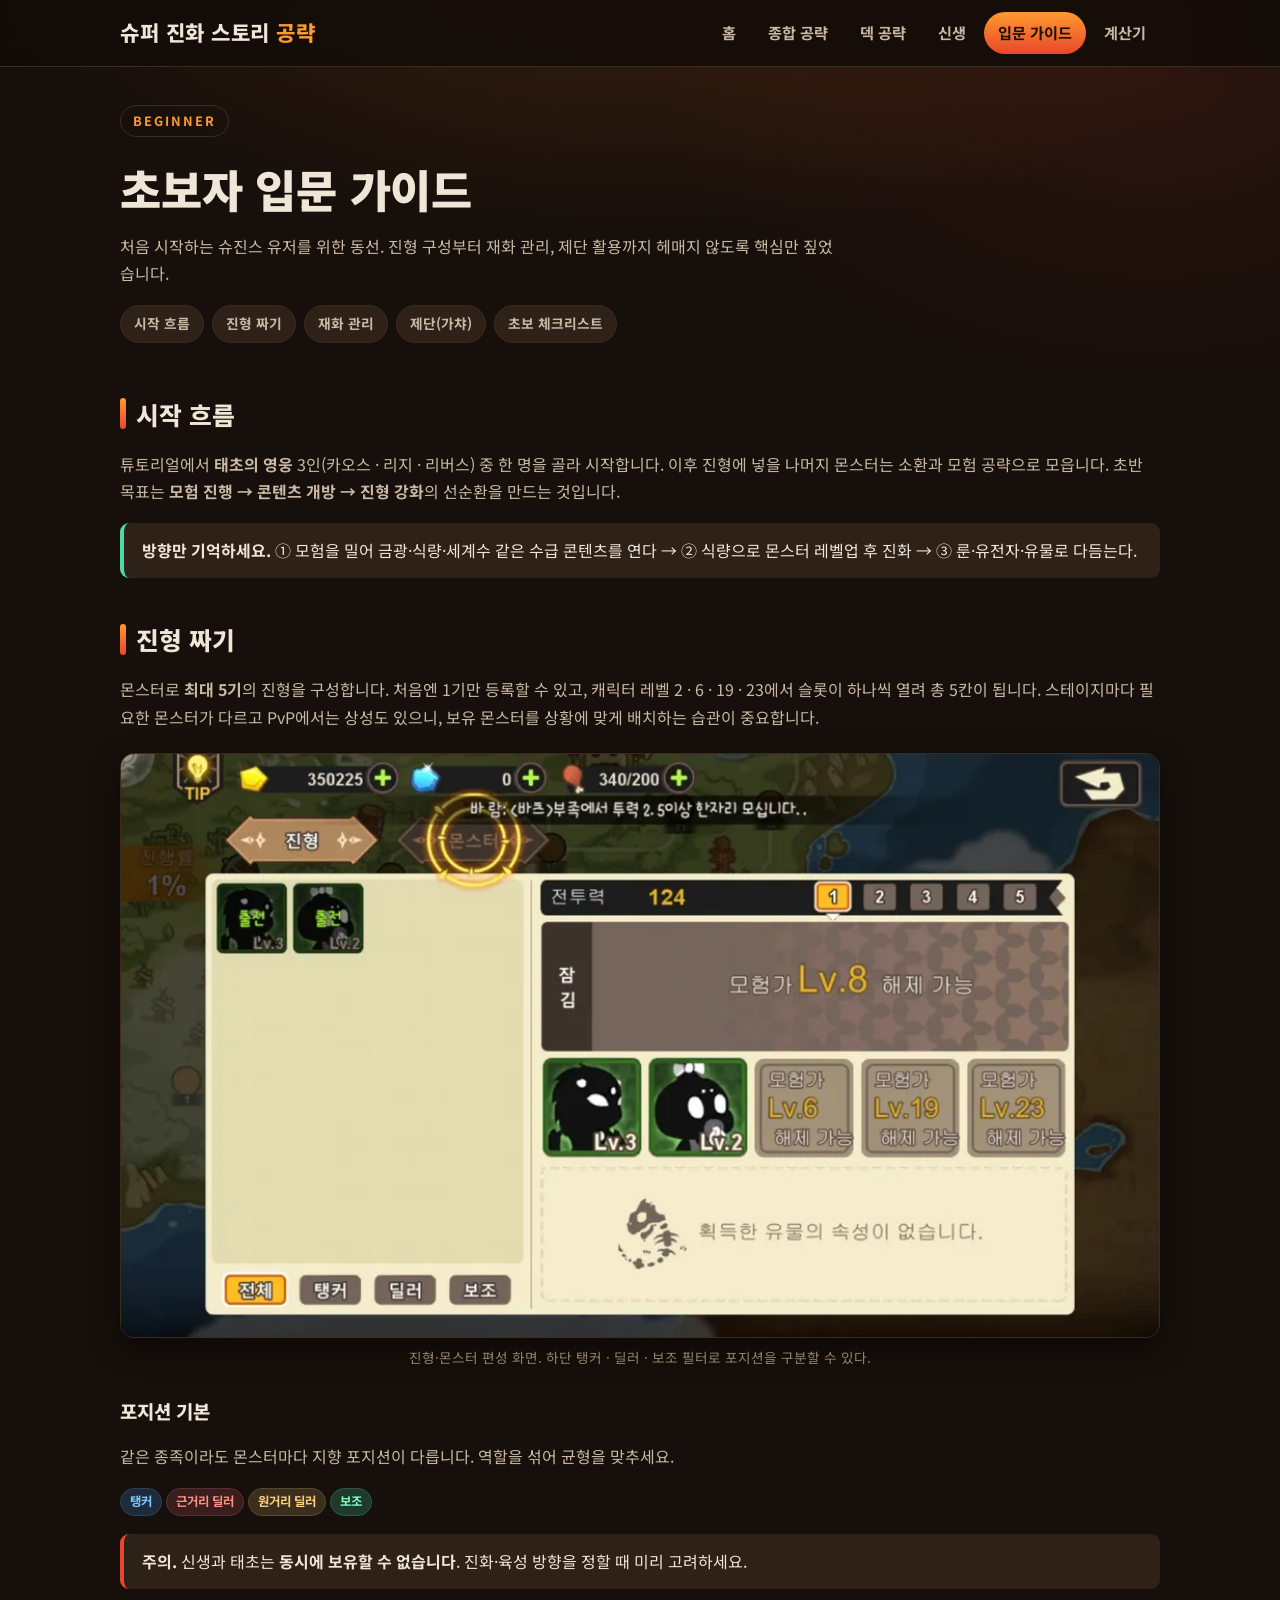
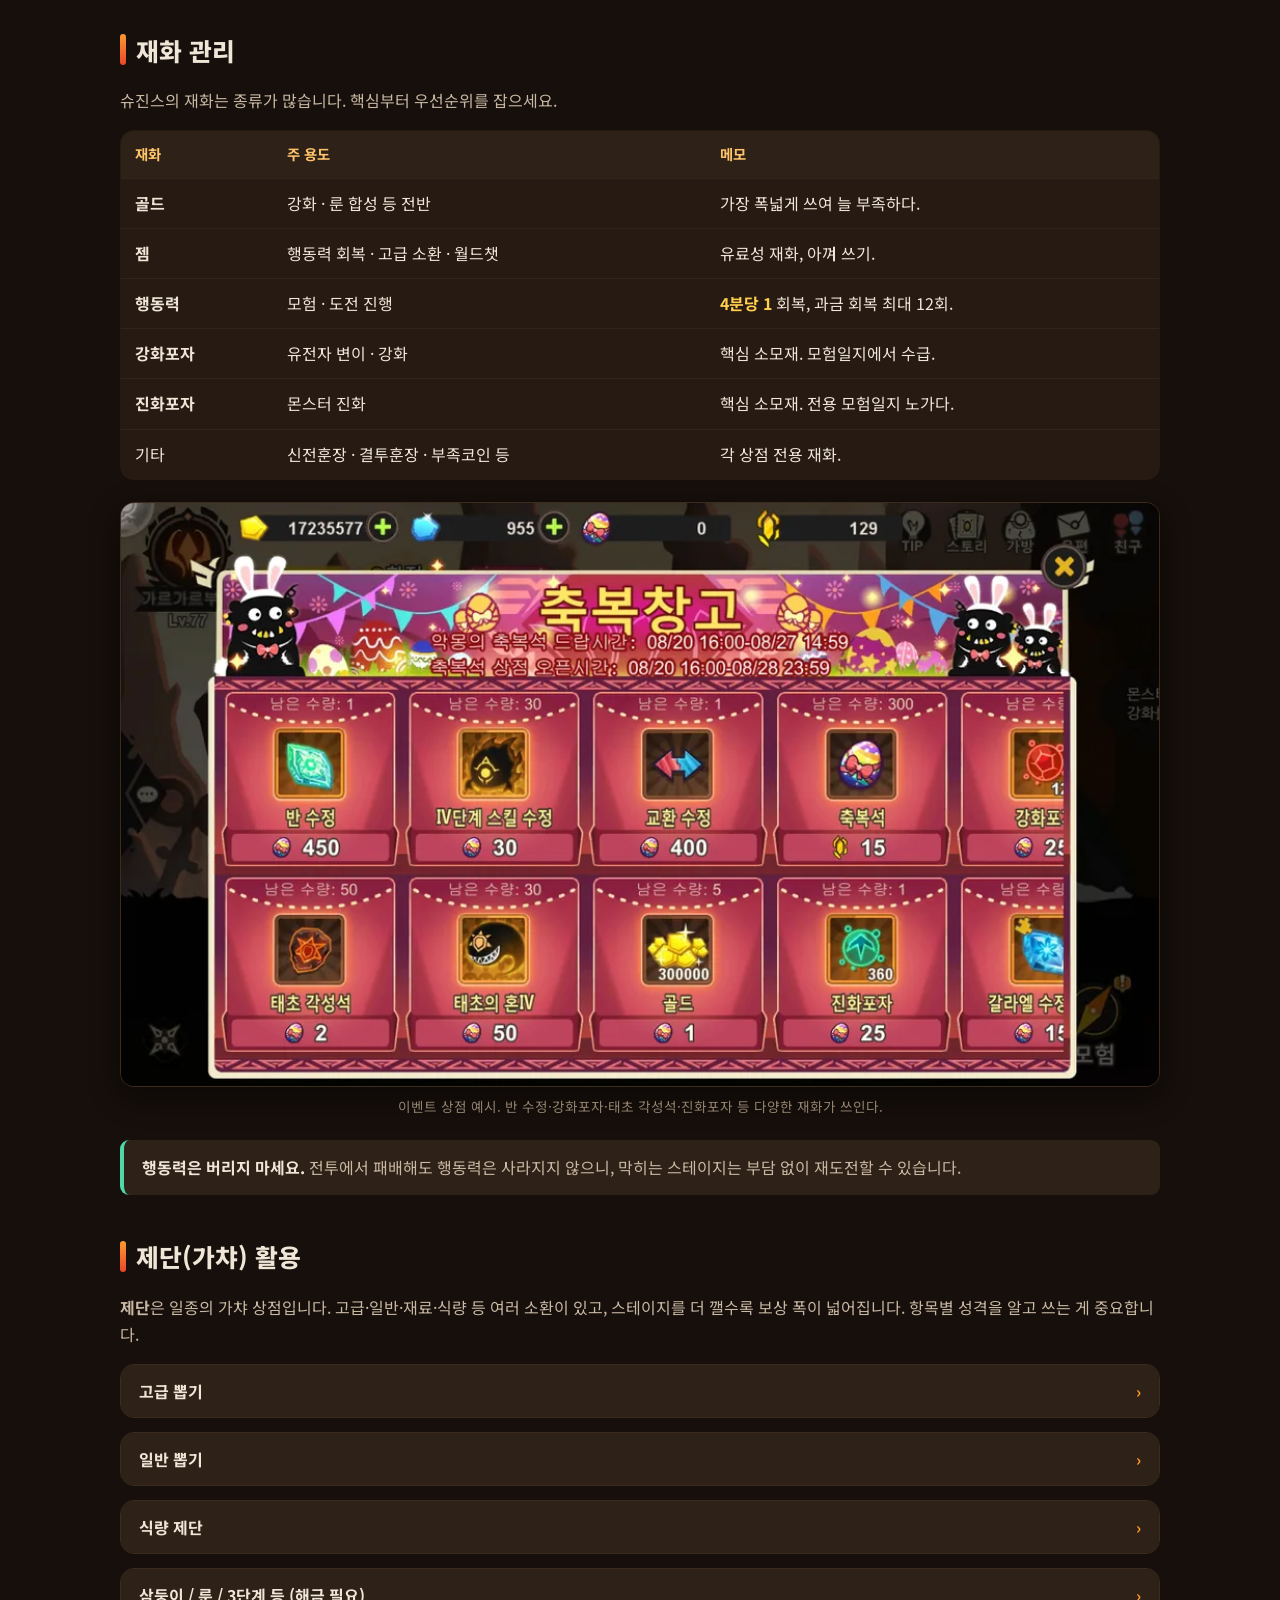
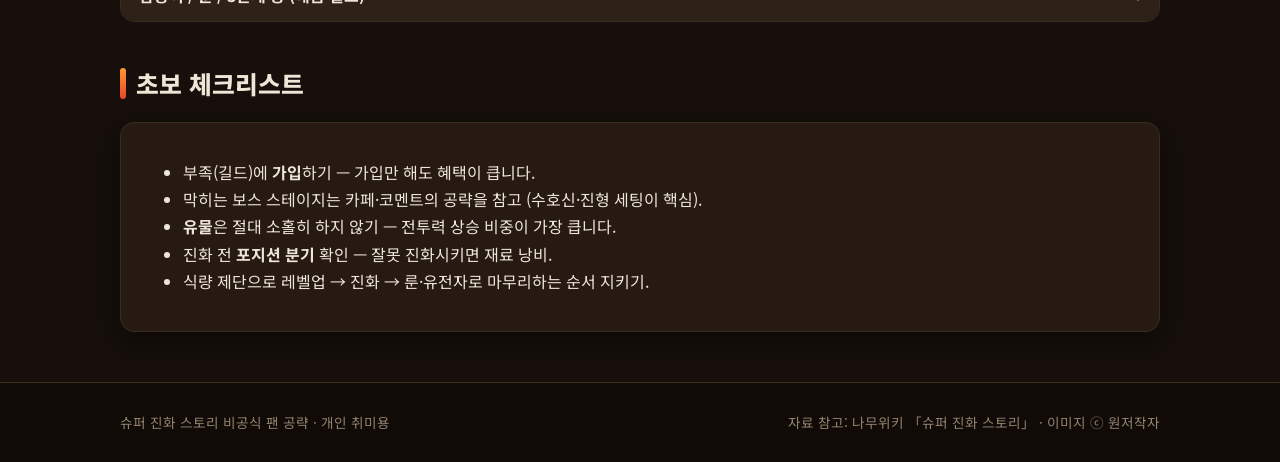
<file: guide.html>
<!DOCTYPE html>
<html lang="ko">
<head>
  <meta charset="UTF-8">
  <meta name="viewport" content="width=device-width, initial-scale=1.0">
  <title>입문 가이드 — 슈퍼 진화 스토리 공략</title>
  <meta name="description" content="슈퍼 진화 스토리 초보자 입문 가이드. 진형 짜는 법, 재화 관리, 제단(가챠) 활용, 추천 동선.">
  <link rel="preconnect" href="https://fonts.googleapis.com">
  <link rel="preconnect" href="https://fonts.gstatic.com" crossorigin>
  <link rel="stylesheet" href="https://fonts.googleapis.com/css2?family=Noto+Sans+KR:wght@400;500;700;800;900&display=swap">
  <link rel="stylesheet" href="assets/style.css">
</head>
<body>

  <header class="site-header">
    <div class="header-inner">
      <a class="brand" href="index.html">슈퍼 진화 스토리 <span>공략</span></a>
      <button class="nav-toggle" aria-label="메뉴 열기">☰</button>
      <nav class="site-nav">
        <a href="index.html">홈</a>
        <a href="tips.html">종합 공략</a>
        <a href="deck.html">덱 공략</a>
        <a href="sinsaeng.html">신생</a>
        <a href="guide.html" aria-current="page">입문 가이드</a>
        <a href="calculator.html">계산기</a>
      </nav>
    </div>
  </header>

  <main class="wrap">
    <div class="page-head">
      <span class="kicker">Beginner</span>
      <h1>초보자 입문 가이드</h1>
      <p class="lead">처음 시작하는 슈진스 유저를 위한 동선. 진형 구성부터 재화 관리, 제단 활용까지
        헤매지 않도록 핵심만 짚었습니다.</p>
      <nav class="toc">
        <a href="#start">시작 흐름</a>
        <a href="#formation">진형 짜기</a>
        <a href="#currency">재화 관리</a>
        <a href="#altar">제단(가챠)</a>
        <a href="#tips">초보 체크리스트</a>
      </nav>
    </div>

    <section class="block" id="start">
      <h2>시작 흐름</h2>
      <p>
        튜토리얼에서 <b>태초의 영웅</b> 3인(카오스 · 리지 · 리버스) 중 한 명을 골라 시작합니다.
        이후 진형에 넣을 나머지 몬스터는 소환과 모험 공략으로 모읍니다. 초반 목표는
        <b>모험 진행 → 콘텐츠 개방 → 진형 강화</b>의 선순환을 만드는 것입니다.
      </p>
      <div class="note tip">
        <b>방향만 기억하세요.</b> ① 모험을 밀어 금광·식량·세계수 같은 수급 콘텐츠를 연다 →
        ② 식량으로 몬스터 레벨업 후 진화 → ③ 룬·유전자·유물로 다듬는다.
      </div>
    </section>

    <section class="block" id="formation">
      <h2>진형 짜기</h2>
      <p>
        몬스터로 <b>최대 5기</b>의 진형을 구성합니다. 처음엔 1기만 등록할 수 있고, 캐릭터 레벨
        <span class="lv">2 · 6 · 19 · 23</span>에서 슬롯이 하나씩 열려 총 5칸이 됩니다.
        스테이지마다 필요한 몬스터가 다르고 PvP에서는 상성도 있으니, 보유 몬스터를 상황에 맞게
        배치하는 습관이 중요합니다.
      </p>

      <figure class="shot">
        <img src="assets/img/formation.webp" alt="진형 / 몬스터 편성 화면">
        <figcaption>진형·몬스터 편성 화면. 하단 탱커 · 딜러 · 보조 필터로 포지션을 구분할 수 있다.</figcaption>
      </figure>

      <h3>포지션 기본</h3>
      <p>같은 종족이라도 몬스터마다 지향 포지션이 다릅니다. 역할을 섞어 균형을 맞추세요.</p>
      <p>
        <span class="tag tank">탱커</span>
        <span class="tag dps">근거리 딜러</span>
        <span class="tag range">원거리 딜러</span>
        <span class="tag support">보조</span>
      </p>
      <div class="note warn">
        <b>주의.</b> 신생과 태초는 <b>동시에 보유할 수 없습니다</b>. 진화·육성 방향을 정할 때 미리 고려하세요.
      </div>
    </section>

    <section class="block" id="currency">
      <h2>재화 관리</h2>
      <p>슈진스의 재화는 종류가 많습니다. 핵심부터 우선순위를 잡으세요.</p>
      <div class="table-scroll">
        <table>
          <thead><tr><th>재화</th><th>주 용도</th><th>메모</th></tr></thead>
          <tbody>
            <tr><td><b>골드</b></td><td>강화 · 룬 합성 등 전반</td><td>가장 폭넓게 쓰여 늘 부족하다.</td></tr>
            <tr><td><b>젬</b></td><td>행동력 회복 · 고급 소환 · 월드챗</td><td>유료성 재화, 아껴 쓰기.</td></tr>
            <tr><td><b>행동력</b></td><td>모험 · 도전 진행</td><td><span class="lv">4분당 1</span> 회복, 과금 회복 최대 12회.</td></tr>
            <tr><td><b>강화포자</b></td><td>유전자 변이 · 강화</td><td>핵심 소모재. 모험일지에서 수급.</td></tr>
            <tr><td><b>진화포자</b></td><td>몬스터 진화</td><td>핵심 소모재. 전용 모험일지 노가다.</td></tr>
            <tr><td>기타</td><td>신전훈장 · 결투훈장 · 부족코인 등</td><td>각 상점 전용 재화.</td></tr>
          </tbody>
        </table>
      </div>

      <figure class="shot">
        <img src="assets/img/currency_shop.webp" alt="이벤트 상점의 다양한 재화">
        <figcaption>이벤트 상점 예시. 반 수정·강화포자·태초 각성석·진화포자 등 다양한 재화가 쓰인다.</figcaption>
      </figure>

      <p class="note tip"><b>행동력은 버리지 마세요.</b> 전투에서 패배해도 행동력은 사라지지 않으니,
        막히는 스테이지는 부담 없이 재도전할 수 있습니다.</p>
    </section>

    <section class="block" id="altar">
      <h2>제단(가챠) 활용</h2>
      <p>
        <b>제단</b>은 일종의 가챠 상점입니다. 고급·일반·재료·식량 등 여러 소환이 있고,
        스테이지를 더 깰수록 보상 폭이 넓어집니다. 항목별 성격을 알고 쓰는 게 중요합니다.
      </p>

      <div class="accordion">
        <button class="acc-head" aria-expanded="false">고급 뽑기 <span class="chev">›</span></button>
        <div class="acc-body">
          <p>행운 수정으로 진행. 5회 사용 시 4단계 몬스터를 무료 지급합니다. 사실상 일반 10연과 비슷하지만,
            모을 작정이 아니라면 이쪽이 더 편합니다. 노리는 건 결국 몬스터와 신생.</p>
        </div>
      </div>
      <div class="accordion">
        <button class="acc-head" aria-expanded="false">일반 뽑기 <span class="chev">›</span></button>
        <div class="acc-body">
          <p>마법 수정 또는 해골+심장으로 진행. 한 개씩 또는 10연 자유. <b>신생 확률은 일반 뽑기가 더 높습니다</b>.
            날리지 말고 차근차근 모아 두는 편이 좋습니다.</p>
        </div>
      </div>
      <div class="accordion">
        <button class="acc-head" aria-expanded="false">식량 제단 <span class="chev">›</span></button>
        <div class="acc-body">
          <p>가죽+송곳니+기름으로 배추·양고기·스테이크 등 식량을 대량 확보. 재료가 워낙 흔해서,
            몬스터·신생 육성 전 10연으로 식량을 싹 쓸어 오는 패턴이 일반적입니다.</p>
        </div>
      </div>
      <div class="accordion">
        <button class="acc-head" aria-expanded="false">삼둥이 / 룬 / 3단계 등 (해금 필요) <span class="chev">›</span></button>
        <div class="acc-body">
          <p><b>삼둥이</b>(스테이지 80): 몬스터 3마리 — 스킬 강화용으로 유용. <b>룬</b>(레벨 40): 3·5성 룬.
            <b>3단계</b>(스테이지 100): 보스 전리품으로 몬스터 3단계 획득. 스킬 만렙 목적보다는 육성용으로.
            대체로 노가다 효율을 따져 식량·삼둥이 위주로 도는 편이 정신 건강에 좋습니다.</p>
        </div>
      </div>
    </section>

    <section class="block" id="tips">
      <h2>초보 체크리스트</h2>
      <div class="panel">
        <ul>
          <li>부족(길드)에 <b>가입</b>하기 — 가입만 해도 혜택이 큽니다.</li>
          <li>막히는 보스 스테이지는 카페·코멘트의 공략을 참고 (수호신·진형 세팅이 핵심).</li>
          <li><b>유물</b>은 절대 소홀히 하지 않기 — 전투력 상승 비중이 가장 큽니다.</li>
          <li>진화 전 <b>포지션 분기</b> 확인 — 잘못 진화시키면 재료 낭비.</li>
          <li>식량 제단으로 레벨업 → 진화 → 룬·유전자로 마무리하는 순서 지키기.</li>
        </ul>
      </div>
    </section>

  </main>

  <footer class="site-footer">
    <div class="wrap">
      <span>슈퍼 진화 스토리 비공식 팬 공략 · 개인 취미용</span>
      <span>자료 참고: 나무위키 「슈퍼 진화 스토리」 · 이미지 ⓒ 원저작자</span>
    </div>
  </footer>

  <script src="assets/script.js"></script>
</body>
</html>
</file>
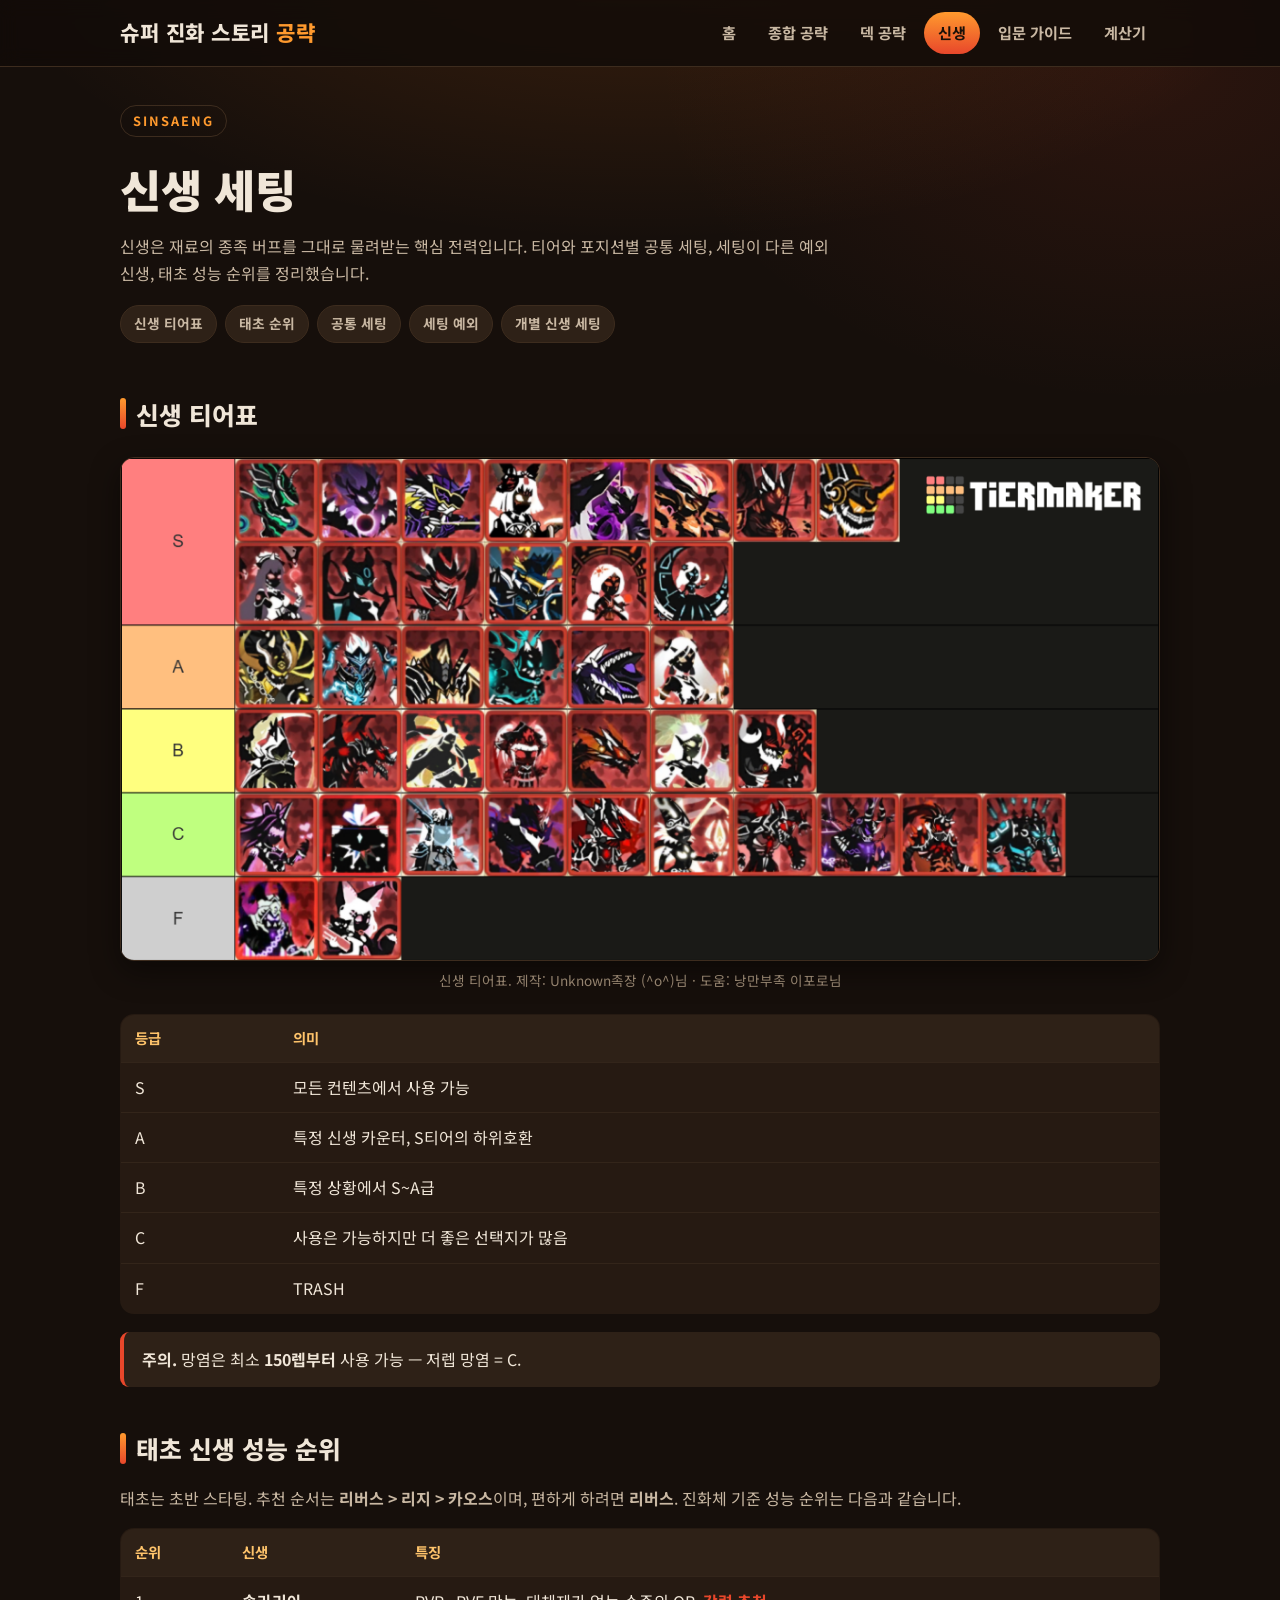
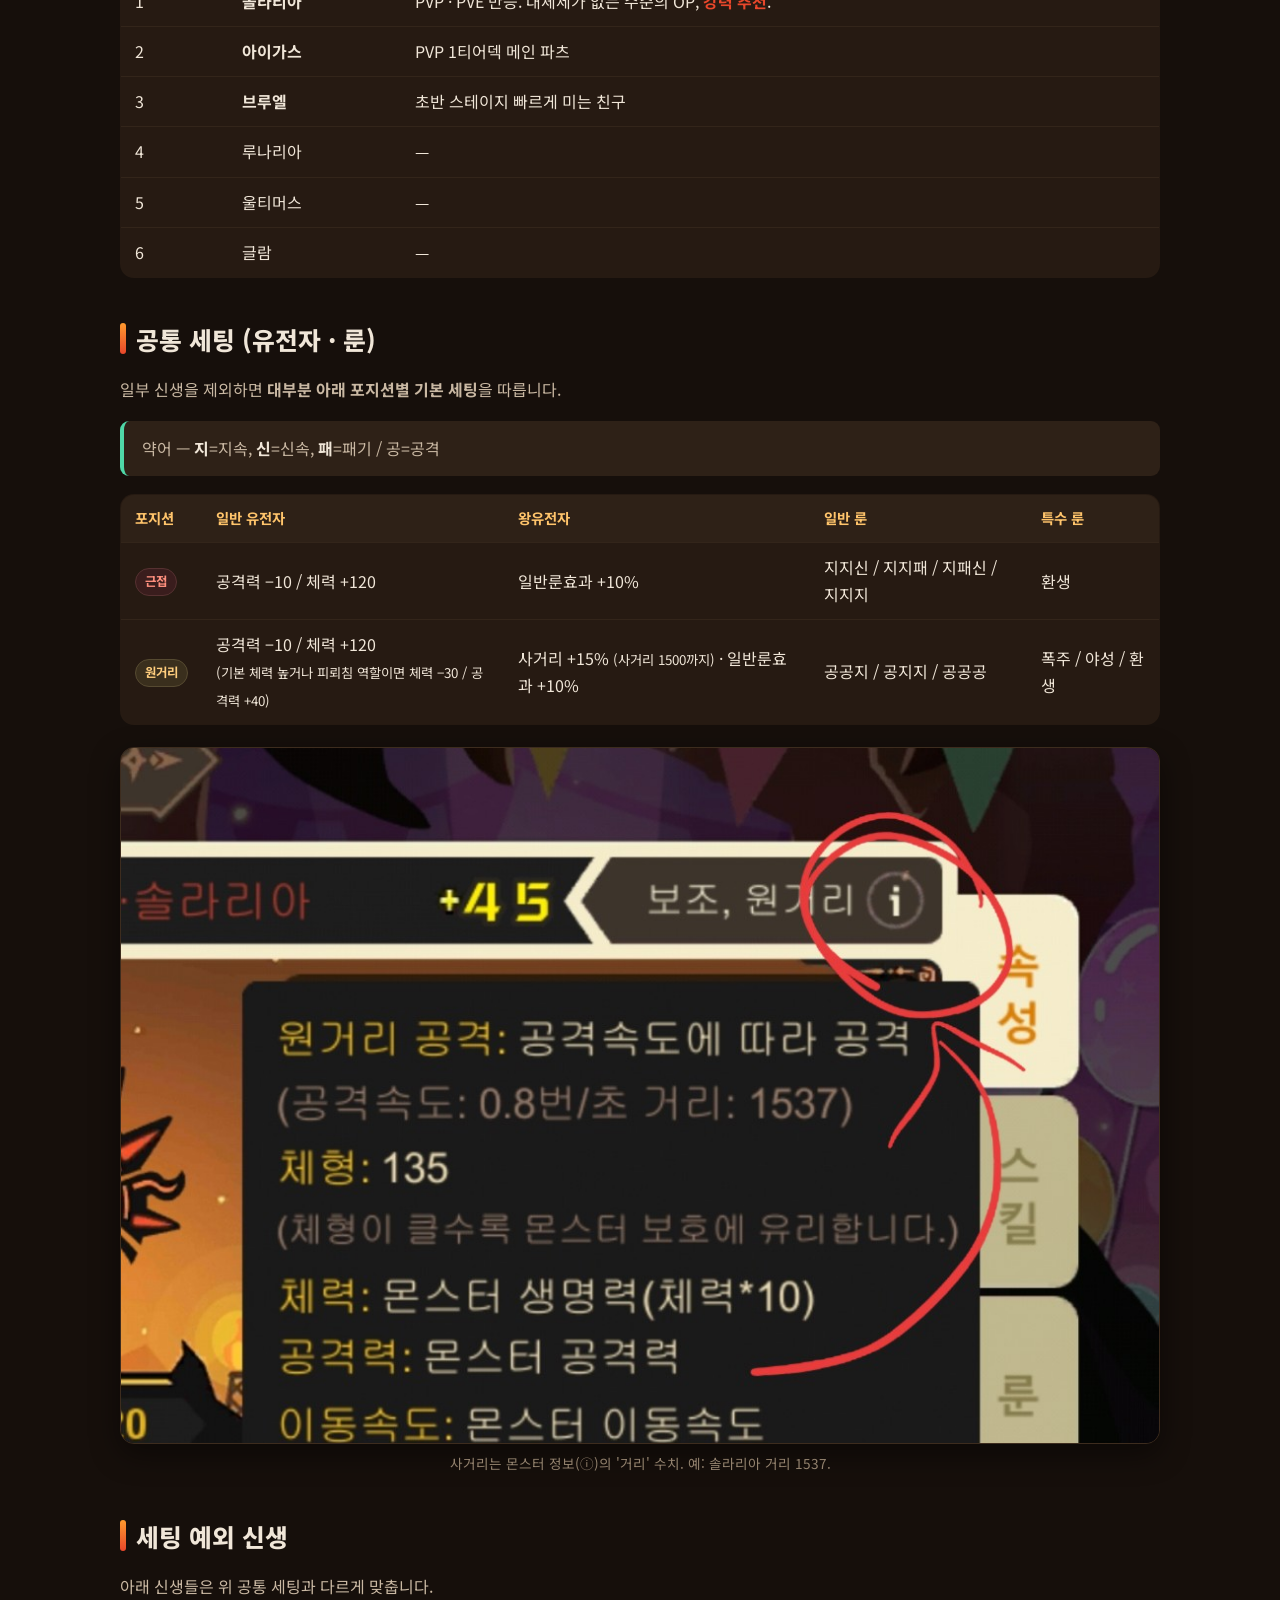
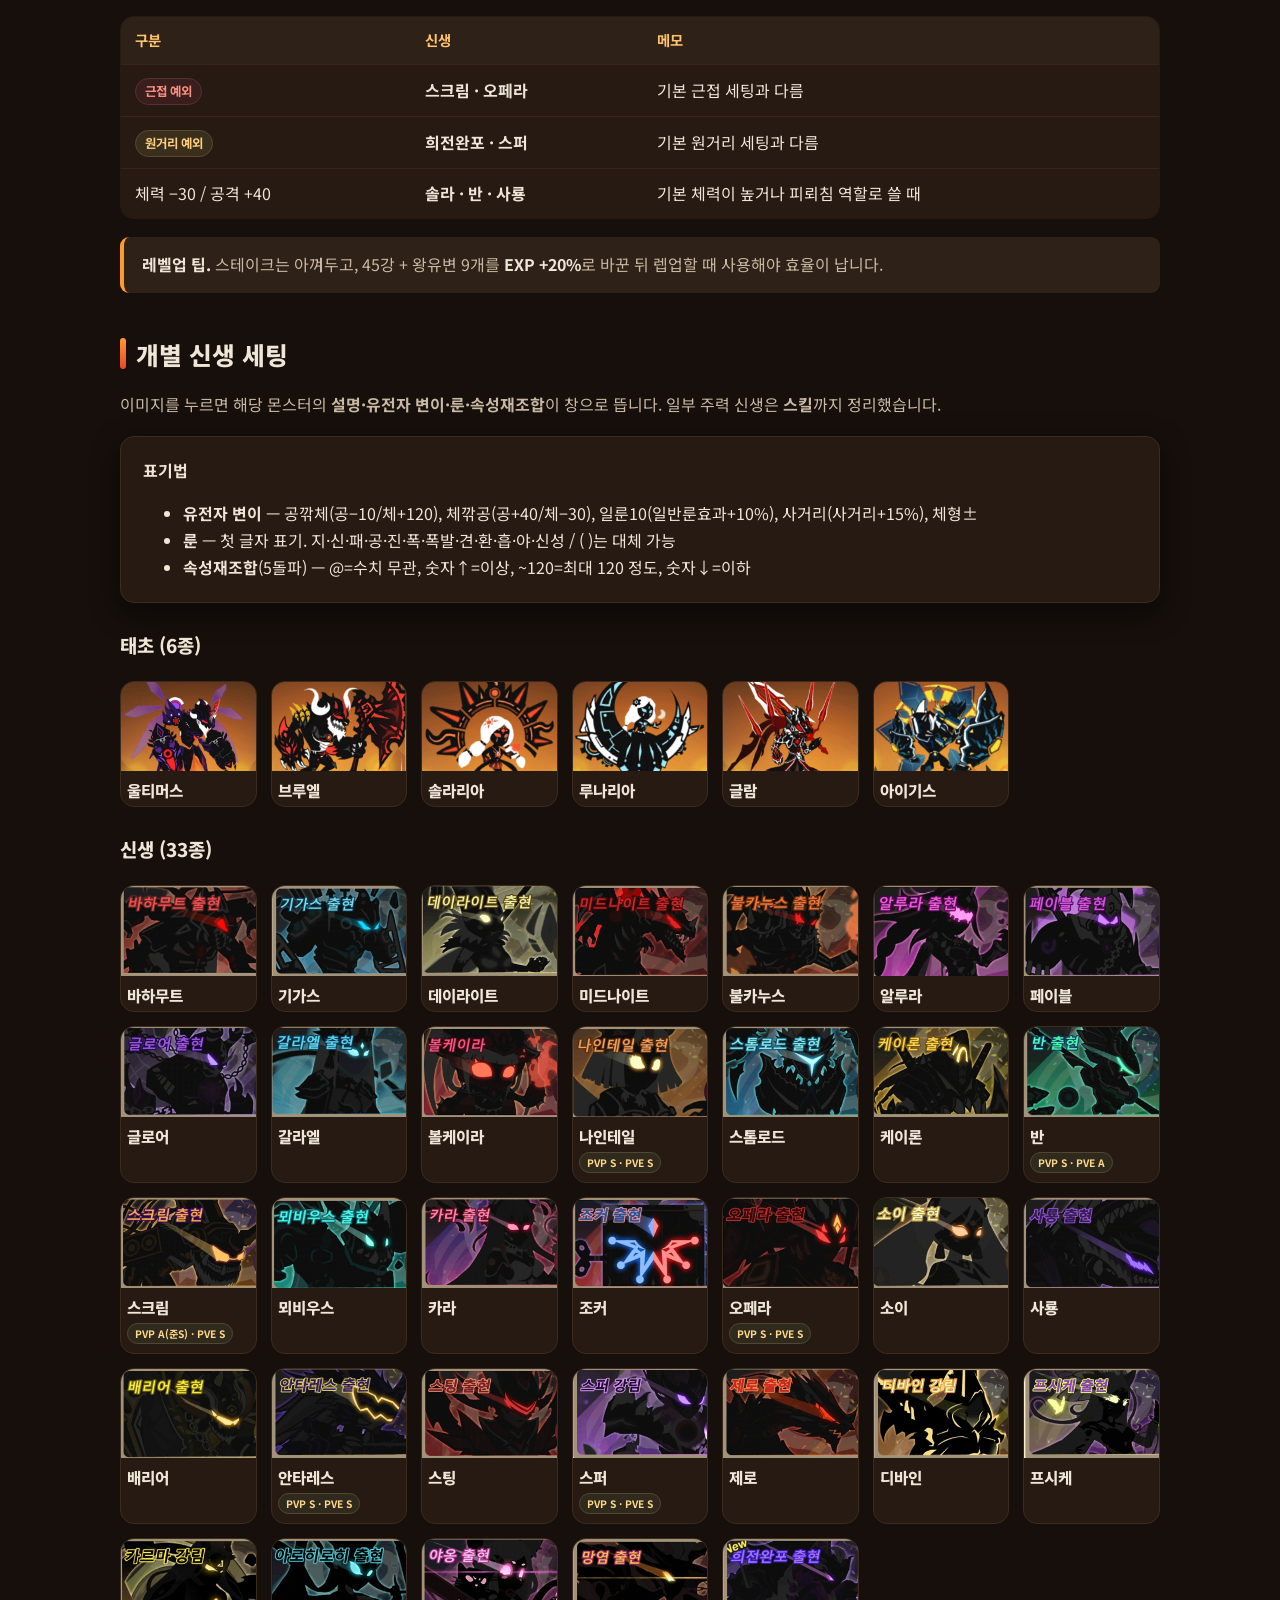
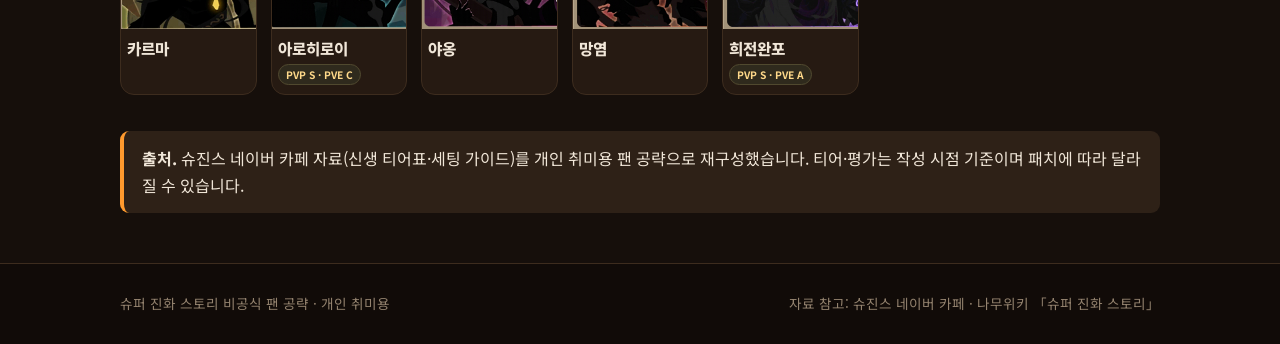
<file: sinsaeng.html>
<!DOCTYPE html>
<html lang="ko">
<head>
  <meta charset="UTF-8">
  <meta name="viewport" content="width=device-width, initial-scale=1.0">
  <title>신생 세팅 — 슈퍼 진화 스토리</title>
  <meta name="description" content="슈퍼 진화 스토리 신생 세팅 정리. 신생 티어표, 태초 성능 순위, 근접·원거리 공통 유전자·룬 세팅과 세팅 예외 신생.">
  <link rel="preconnect" href="https://fonts.googleapis.com">
  <link rel="preconnect" href="https://fonts.gstatic.com" crossorigin>
  <link rel="stylesheet" href="https://fonts.googleapis.com/css2?family=Noto+Sans+KR:wght@400;500;700;800;900&display=swap">
  <link rel="stylesheet" href="assets/style.css">
</head>
<body>

  <header class="site-header">
    <div class="header-inner">
      <a class="brand" href="index.html">슈퍼 진화 스토리 <span>공략</span></a>
      <button class="nav-toggle" aria-label="메뉴 열기">☰</button>
      <nav class="site-nav">
        <a href="index.html">홈</a>
        <a href="tips.html">종합 공략</a>
        <a href="deck.html">덱 공략</a>
        <a href="sinsaeng.html" aria-current="page">신생</a>
        <a href="guide.html">입문 가이드</a>
        <a href="calculator.html">계산기</a>
      </nav>
    </div>
  </header>

  <main class="wrap">
    <div class="page-head">
      <span class="kicker">Sinsaeng</span>
      <h1>신생 세팅</h1>
      <p class="lead">신생은 재료의 종족 버프를 그대로 물려받는 핵심 전력입니다. 티어와 포지션별
        공통 세팅, 세팅이 다른 예외 신생, 태초 성능 순위를 정리했습니다.</p>
      <nav class="toc">
        <a href="#tier">신생 티어표</a>
        <a href="#taecho">태초 순위</a>
        <a href="#setting">공통 세팅</a>
        <a href="#exception">세팅 예외</a>
        <a href="#each">개별 신생 세팅</a>
      </nav>
    </div>

    <!-- 티어표 -->
    <section class="block" id="tier">
      <h2>신생 티어표</h2>
      <figure class="shot">
        <img src="assets/img/tier_list.png" alt="신생 티어표 (S/A/B/C/F)" loading="lazy">
        <figcaption>신생 티어표. 제작: Unknown족장 (^o^)님 · 도움: 낭만부족 이포로님</figcaption>
      </figure>
      <div class="table-scroll">
        <table>
          <thead><tr><th>등급</th><th>의미</th></tr></thead>
          <tbody>
            <tr><td class="lv">S</td><td>모든 컨텐츠에서 사용 가능</td></tr>
            <tr><td class="lv">A</td><td>특정 신생 카운터, S티어의 하위호환</td></tr>
            <tr><td class="lv">B</td><td>특정 상황에서 S~A급</td></tr>
            <tr><td class="lv">C</td><td>사용은 가능하지만 더 좋은 선택지가 많음</td></tr>
            <tr><td class="lv">F</td><td>TRASH</td></tr>
          </tbody>
        </table>
      </div>
      <div class="note warn"><b>주의.</b> 망염은 최소 <b>150렙부터</b> 사용 가능 — 저렙 망염 = C.</div>
    </section>

    <!-- 태초 순위 -->
    <section class="block" id="taecho">
      <h2>태초 신생 성능 순위</h2>
      <p>태초는 초반 스타팅. 추천 순서는 <b>리버스 &gt; 리지 &gt; 카오스</b>이며, 편하게 하려면 <b>리버스</b>.
        진화체 기준 성능 순위는 다음과 같습니다.</p>
      <div class="table-scroll">
        <table>
          <thead><tr><th>순위</th><th>신생</th><th>특징</th></tr></thead>
          <tbody>
            <tr><td>1</td><td><b>솔라리아</b></td><td>PVP · PVE 만능. 대체제가 없는 수준의 OP, <b style="color:var(--ember);">강력 추천</b>.</td></tr>
            <tr><td>2</td><td><b>아이가스</b></td><td>PVP 1티어덱 메인 파츠</td></tr>
            <tr><td>3</td><td><b>브루엘</b></td><td>초반 스테이지 빠르게 미는 친구</td></tr>
            <tr><td>4</td><td>루나리아</td><td>—</td></tr>
            <tr><td>5</td><td>울티머스</td><td>—</td></tr>
            <tr><td>6</td><td>글람</td><td>—</td></tr>
          </tbody>
        </table>
      </div>
    </section>

    <!-- 공통 세팅 -->
    <section class="block" id="setting">
      <h2>공통 세팅 (유전자 · 룬)</h2>
      <p>일부 신생을 제외하면 <b>대부분 아래 포지션별 기본 세팅</b>을 따릅니다.</p>
      <p class="note tip">약어 — <b>지</b>=지속, <b>신</b>=신속, <b>패</b>=패기 / 공=공격</p>
      <div class="table-scroll">
        <table>
          <thead><tr><th>포지션</th><th>일반 유전자</th><th>왕유전자</th><th>일반 룬</th><th>특수 룬</th></tr></thead>
          <tbody>
            <tr>
              <td><span class="tag dps">근접</span></td>
              <td>공격력 −10 / 체력 +120</td>
              <td>일반룬효과 +10%</td>
              <td>지지신 / 지지패 / 지패신 / 지지지</td>
              <td>환생</td>
            </tr>
            <tr>
              <td><span class="tag range">원거리</span></td>
              <td>공격력 −10 / 체력 +120<br><small>(기본 체력 높거나 피뢰침 역할이면 체력 −30 / 공격력 +40)</small></td>
              <td>사거리 +15%<small> (사거리 1500까지)</small> · 일반룬효과 +10%</td>
              <td>공공지 / 공지지 / 공공공</td>
              <td>폭주 / 야성 / 환생</td>
            </tr>
          </tbody>
        </table>
      </div>
      <figure class="shot">
        <img src="assets/img/range_example.png" alt="몬스터 정보의 거리 표기 예시" loading="lazy">
        <figcaption>사거리는 몬스터 정보(ⓘ)의 '거리' 수치. 예: 솔라리아 거리 1537.</figcaption>
      </figure>
    </section>

    <!-- 세팅 예외 -->
    <section class="block" id="exception">
      <h2>세팅 예외 신생</h2>
      <p>아래 신생들은 위 공통 세팅과 다르게 맞춥니다.</p>
      <div class="table-scroll">
        <table>
          <thead><tr><th>구분</th><th>신생</th><th>메모</th></tr></thead>
          <tbody>
            <tr><td><span class="tag dps">근접 예외</span></td><td><b>스크림 · 오페라</b></td><td>기본 근접 세팅과 다름</td></tr>
            <tr><td><span class="tag range">원거리 예외</span></td><td><b>희전완포 · 스퍼</b></td><td>기본 원거리 세팅과 다름</td></tr>
            <tr><td>체력 −30 / 공격 +40</td><td><b>솔라 · 반 · 사룡</b></td><td>기본 체력이 높거나 피뢰침 역할로 쓸 때</td></tr>
          </tbody>
        </table>
      </div>
      <p class="note"><b>레벨업 팁.</b> 스테이크는 아껴두고, 45강 + 왕유변 9개를 <b>EXP +20%</b>로 바꾼 뒤 렙업할 때 사용해야 효율이 납니다.</p>
    </section>

    <!-- 개별 신생 세팅 (이미지 그리드) -->
    <section class="block" id="each">
      <h2>개별 신생 세팅</h2>
      <p>이미지를 누르면 해당 몬스터의 <b>설명·유전자 변이·룬·속성재조합</b>이 창으로 뜹니다.
        일부 주력 신생은 <b>스킬</b>까지 정리했습니다.</p>

      <div class="panel">
        <p style="margin-top:0;"><b>표기법</b></p>
        <ul style="margin:0;">
          <li><b>유전자 변이</b> — 공깎체(공−10/체+120), 체깎공(공+40/체−30), 일룬10(일반룬효과+10%), 사거리(사거리+15%), 체형±</li>
          <li><b>룬</b> — 첫 글자 표기. 지·신·패·공·진·폭·폭발·견·환·흡·야·신성 / ( )는 대체 가능</li>
          <li><b>속성재조합</b>(5돌파) — @=수치 무관, 숫자↑=이상, ~120=최대 120 정도, 숫자↓=이하</li>
        </ul>
      </div>

      <h3>태초 (6종)</h3>
      <div class="sinsaeng-grid">
        <button class="sinsaeng-card" data-open="s-ultimus">
          <img src="assets/img/mon2_ultimus.png" alt="울티머스" loading="lazy">
          <div class="nm">울티머스</div>
          
        </button>
        <button class="sinsaeng-card" data-open="s-brueel">
          <img src="assets/img/mon2_brueel.png" alt="브루엘" loading="lazy">
          <div class="nm">브루엘</div>
          
        </button>
        <button class="sinsaeng-card" data-open="s-solaria">
          <img src="assets/img/mon2_solaria.png" alt="솔라리아" loading="lazy">
          <div class="nm">솔라리아</div>
          
        </button>
        <button class="sinsaeng-card" data-open="s-lunaria">
          <img src="assets/img/mon2_lunaria.png" alt="루나리아" loading="lazy">
          <div class="nm">루나리아</div>
          
        </button>
        <button class="sinsaeng-card" data-open="s-geulram">
          <img src="assets/img/mon2_geulram.png" alt="글람" loading="lazy">
          <div class="nm">글람</div>
          
        </button>
        <button class="sinsaeng-card" data-open="s-aegis">
          <img src="assets/img/mon2_aegis.png" alt="아이기스" loading="lazy">
          <div class="nm">아이기스</div>
          
        </button>
      </div>

      <dialog id="s-ultimus" class="sinsaeng-modal">
        <div class="modal-head">
          <img src="assets/img/mon2_ultimus.png" alt="울티머스">
          <div><h3>울티머스</h3><div class="sub">태초</div></div>
          <button class="modal-close" data-close aria-label="닫기">✕</button>
        </div>
        <div class="modal-body">
          <p class="note">강력한 범위딜을 보유했으나 고철덩어리.</p>
          <h4>세팅 — 유전자 변이</h4>
          <p>공깎체 / 일룬10</p>
          <h4>세팅 — 룬</h4>
          <p>지지신 / 견·환</p>
          <h4>속성재조합 <span style="font-weight:400;font-size:.85rem;color:var(--ink-mut);">(5돌파)</span></h4>
          <p>체 135↑ · 공 135↑ · 이 135↑ · 패 135↑</p>
          <p class="rec" style="color:var(--ink-mut);font-size:.82rem;">출처: 슈진스 카페 「모든 신생·태초 유전자변이·룬·속성재조합 정리」</p>
        </div>
      </dialog>

      <dialog id="s-brueel" class="sinsaeng-modal">
        <div class="modal-head">
          <img src="assets/img/mon2_brueel.png" alt="브루엘">
          <div><h3>브루엘</h3><div class="sub">태초</div></div>
          <button class="modal-close" data-close aria-label="닫기">✕</button>
        </div>
        <div class="modal-body">
          <p class="note">울티머스의 상위호환. 견고 단계가 매우 중요.</p>
          <h4>세팅 — 유전자 변이</h4>
          <p>공깎체 / 일룬10</p>
          <h4>세팅 — 룬</h4>
          <p>지지신 / 견·환</p>
          <h4>속성재조합 <span style="font-weight:400;font-size:.85rem;color:var(--ink-mut);">(5돌파)</span></h4>
          <p>체 135↑ · 공 135↑ · 이 135↑ · 패 135↑</p>
          <p class="rec" style="color:var(--ink-mut);font-size:.82rem;">출처: 슈진스 카페 「모든 신생·태초 유전자변이·룬·속성재조합 정리」</p>
        </div>
      </dialog>

      <dialog id="s-solaria" class="sinsaeng-modal">
        <div class="modal-head">
          <img src="assets/img/mon2_solaria.png" alt="솔라리아">
          <div><h3>솔라리아</h3><div class="sub">태초</div></div>
          <button class="modal-close" data-close aria-label="닫기">✕</button>
        </div>
        <div class="modal-body">
          <p class="note">힐·공벞/너프·후방 저격의 육각형 태초.</p>
          <h4>세팅 — 유전자 변이</h4>
          <p>체깎공 / 사거리(6개), 일룬10</p>
          <h4>세팅 — 룬</h4>
          <p>공공공(지) / 폭·야·환·신성</p>
          <h4>속성재조합 <span style="font-weight:400;font-size:.85rem;color:var(--ink-mut);">(5돌파)</span></h4>
          <p>체 137↑ · 공 137↑ · 이 @ · 패 @</p>
          <p class="rec" style="color:var(--ink-mut);font-size:.82rem;">출처: 슈진스 카페 「모든 신생·태초 유전자변이·룬·속성재조합 정리」</p>
        </div>
      </dialog>

      <dialog id="s-lunaria" class="sinsaeng-modal">
        <div class="modal-head">
          <img src="assets/img/mon2_lunaria.png" alt="루나리아">
          <div><h3>루나리아</h3><div class="sub">태초</div></div>
          <button class="modal-close" data-close aria-label="닫기">✕</button>
        </div>
        <div class="modal-body">
          <p class="note">디벞 제거 + 준수한 힐량. 망염과 조합이 좋음.</p>
          <h4>세팅 — 유전자 변이</h4>
          <p>체깎공 / 사거리(6개), 일룬10</p>
          <h4>세팅 — 룬</h4>
          <p>공공공(지) / 폭·야·환·신성</p>
          <h4>속성재조합 <span style="font-weight:400;font-size:.85rem;color:var(--ink-mut);">(5돌파)</span></h4>
          <p>체 137↑ · 공 137↑ · 이 @ · 패 @</p>
          <p class="rec" style="color:var(--ink-mut);font-size:.82rem;">출처: 슈진스 카페 「모든 신생·태초 유전자변이·룬·속성재조합 정리」</p>
        </div>
      </dialog>

      <dialog id="s-geulram" class="sinsaeng-modal">
        <div class="modal-head">
          <img src="assets/img/mon2_geulram.png" alt="글람">
          <div><h3>글람</h3><div class="sub">태초</div></div>
          <button class="modal-close" data-close aria-label="닫기">✕</button>
        </div>
        <div class="modal-body">
          <p class="note">준수한 탱킹 + 높은 공벞이나 메타에서 밀림.</p>
          <h4>세팅 — 유전자 변이</h4>
          <p>공깎체 / 일룬10</p>
          <h4>세팅 — 룬</h4>
          <p>지지지, 지지신(패), 지패신 / 환</p>
          <h4>속성재조합 <span style="font-weight:400;font-size:.85rem;color:var(--ink-mut);">(5돌파)</span></h4>
          <p>체 135↑ · 공 135↑ · 이 135↑ · 패 135↑</p>
          <p class="rec" style="color:var(--ink-mut);font-size:.82rem;">출처: 슈진스 카페 「모든 신생·태초 유전자변이·룬·속성재조합 정리」</p>
        </div>
      </dialog>

      <dialog id="s-aegis" class="sinsaeng-modal">
        <div class="modal-head">
          <img src="assets/img/mon2_aegis.png" alt="아이기스">
          <div><h3>아이기스</h3><div class="sub">태초</div></div>
          <button class="modal-close" data-close aria-label="닫기">✕</button>
        </div>
        <div class="modal-body">
          <p class="note">무적·대미지감소·자힐의 최고 수준 탱커. 희전완포 조합이 사기.</p>
          <h4>세팅 — 유전자 변이</h4>
          <p>공깎체 / 일룬10</p>
          <h4>세팅 — 룬</h4>
          <p>지지지, 지지신(패), 지패신 / 환</p>
          <h4>속성재조합 <span style="font-weight:400;font-size:.85rem;color:var(--ink-mut);">(5돌파)</span></h4>
          <p>체 140 · 공 @ · 이 120(카라)/135(미는덱) · 패 135↑</p>
          <p class="rec" style="color:var(--ink-mut);font-size:.82rem;">출처: 슈진스 카페 「모든 신생·태초 유전자변이·룬·속성재조합 정리」</p>
        </div>
      </dialog>

      <h3>신생 (33종)</h3>
      <div class="sinsaeng-grid">
        <button class="sinsaeng-card" data-open="s-bahamut">
          <img src="assets/img/mon2_bahamut.png" alt="바하무트" loading="lazy">
          <div class="nm">바하무트</div>
          
        </button>
        <button class="sinsaeng-card" data-open="s-gigas">
          <img src="assets/img/mon2_gigas.png" alt="기가스" loading="lazy">
          <div class="nm">기가스</div>
          
        </button>
        <button class="sinsaeng-card" data-open="s-daylight">
          <img src="assets/img/mon2_daylight.png" alt="데이라이트" loading="lazy">
          <div class="nm">데이라이트</div>
          
        </button>
        <button class="sinsaeng-card" data-open="s-midnight">
          <img src="assets/img/mon2_midnight.png" alt="미드나이트" loading="lazy">
          <div class="nm">미드나이트</div>
          
        </button>
        <button class="sinsaeng-card" data-open="s-vulcanus">
          <img src="assets/img/mon2_vulcanus.png" alt="불카누스" loading="lazy">
          <div class="nm">불카누스</div>
          
        </button>
        <button class="sinsaeng-card" data-open="s-alura">
          <img src="assets/img/mon2_alura.png" alt="알루라" loading="lazy">
          <div class="nm">알루라</div>
          
        </button>
        <button class="sinsaeng-card" data-open="s-fable">
          <img src="assets/img/mon2_fable.png" alt="페이블" loading="lazy">
          <div class="nm">페이블</div>
          
        </button>
        <button class="sinsaeng-card" data-open="s-gloer">
          <img src="assets/img/mon2_gloer.png" alt="글로어" loading="lazy">
          <div class="nm">글로어</div>
          
        </button>
        <button class="sinsaeng-card" data-open="s-galael">
          <img src="assets/img/mon2_galael.png" alt="갈라엘" loading="lazy">
          <div class="nm">갈라엘</div>
          
        </button>
        <button class="sinsaeng-card" data-open="s-volkeira">
          <img src="assets/img/mon2_volkeira.png" alt="볼케이라" loading="lazy">
          <div class="nm">볼케이라</div>
          
        </button>
        <button class="sinsaeng-card" data-open="s-ninetail">
          <img src="assets/img/mon2_ninetail.png" alt="나인테일" loading="lazy">
          <div class="nm">나인테일</div>
          <div class="badges"><span class="deck-type util" style="font-size:.64rem;padding:2px 7px;">PVP S · PVE S</span></div>
        </button>
        <button class="sinsaeng-card" data-open="s-stormlord">
          <img src="assets/img/mon2_stormlord.png" alt="스톰로드" loading="lazy">
          <div class="nm">스톰로드</div>
          
        </button>
        <button class="sinsaeng-card" data-open="s-keiron">
          <img src="assets/img/mon2_keiron.png" alt="케이론" loading="lazy">
          <div class="nm">케이론</div>
          
        </button>
        <button class="sinsaeng-card" data-open="s-ban">
          <img src="assets/img/mon2_ban.png" alt="반" loading="lazy">
          <div class="nm">반</div>
          <div class="badges"><span class="deck-type util" style="font-size:.64rem;padding:2px 7px;">PVP S · PVE A</span></div>
        </button>
        <button class="sinsaeng-card" data-open="s-scream">
          <img src="assets/img/mon2_scream.png" alt="스크림" loading="lazy">
          <div class="nm">스크림</div>
          <div class="badges"><span class="deck-type util" style="font-size:.64rem;padding:2px 7px;">PVP A(준S) · PVE S</span></div>
        </button>
        <button class="sinsaeng-card" data-open="s-mobius">
          <img src="assets/img/mon2_mobius.png" alt="뫼비우스" loading="lazy">
          <div class="nm">뫼비우스</div>
          
        </button>
        <button class="sinsaeng-card" data-open="s-kara">
          <img src="assets/img/mon2_kara.png" alt="카라" loading="lazy">
          <div class="nm">카라</div>
          
        </button>
        <button class="sinsaeng-card" data-open="s-joker">
          <img src="assets/img/mon2_joker.png" alt="조커" loading="lazy">
          <div class="nm">조커</div>
          
        </button>
        <button class="sinsaeng-card" data-open="s-opera">
          <img src="assets/img/mon2_opera.png" alt="오페라" loading="lazy">
          <div class="nm">오페라</div>
          <div class="badges"><span class="deck-type util" style="font-size:.64rem;padding:2px 7px;">PVP S · PVE S</span></div>
        </button>
        <button class="sinsaeng-card" data-open="s-soi">
          <img src="assets/img/mon2_soi.png" alt="소이" loading="lazy">
          <div class="nm">소이</div>
          
        </button>
        <button class="sinsaeng-card" data-open="s-saryong">
          <img src="assets/img/mon2_saryong.png" alt="사룡" loading="lazy">
          <div class="nm">사룡</div>
          
        </button>
        <button class="sinsaeng-card" data-open="s-barrier">
          <img src="assets/img/mon2_barrier.png" alt="배리어" loading="lazy">
          <div class="nm">배리어</div>
          
        </button>
        <button class="sinsaeng-card" data-open="s-antares">
          <img src="assets/img/mon2_antares.png" alt="안타레스" loading="lazy">
          <div class="nm">안타레스</div>
          <div class="badges"><span class="deck-type util" style="font-size:.64rem;padding:2px 7px;">PVP S · PVE S</span></div>
        </button>
        <button class="sinsaeng-card" data-open="s-sting">
          <img src="assets/img/mon2_sting.png" alt="스팅" loading="lazy">
          <div class="nm">스팅</div>
          
        </button>
        <button class="sinsaeng-card" data-open="s-sper">
          <img src="assets/img/mon2_sper.png" alt="스퍼" loading="lazy">
          <div class="nm">스퍼</div>
          <div class="badges"><span class="deck-type util" style="font-size:.64rem;padding:2px 7px;">PVP S · PVE S</span></div>
        </button>
        <button class="sinsaeng-card" data-open="s-zero">
          <img src="assets/img/mon2_zero.png" alt="제로" loading="lazy">
          <div class="nm">제로</div>
          
        </button>
        <button class="sinsaeng-card" data-open="s-divine">
          <img src="assets/img/mon2_divine.png" alt="디바인" loading="lazy">
          <div class="nm">디바인</div>
          
        </button>
        <button class="sinsaeng-card" data-open="s-psyche">
          <img src="assets/img/mon2_psyche.png" alt="프시케" loading="lazy">
          <div class="nm">프시케</div>
          
        </button>
        <button class="sinsaeng-card" data-open="s-karma">
          <img src="assets/img/mon2_karma.png" alt="카르마" loading="lazy">
          <div class="nm">카르마</div>
          
        </button>
        <button class="sinsaeng-card" data-open="s-arohiroi">
          <img src="assets/img/mon2_arohiroi.png" alt="아로히로이" loading="lazy">
          <div class="nm">아로히로이</div>
          <div class="badges"><span class="deck-type util" style="font-size:.64rem;padding:2px 7px;">PVP S · PVE C</span></div>
        </button>
        <button class="sinsaeng-card" data-open="s-yaong">
          <img src="assets/img/mon2_yaong.png" alt="야옹" loading="lazy">
          <div class="nm">야옹</div>
          
        </button>
        <button class="sinsaeng-card" data-open="s-mangyeom">
          <img src="assets/img/mon2_mangyeom.png" alt="망염" loading="lazy">
          <div class="nm">망염</div>
          
        </button>
        <button class="sinsaeng-card" data-open="s-huijeon">
          <img src="assets/img/mon2_huijeon.png" alt="희전완포" loading="lazy">
          <div class="nm">희전완포</div>
          <div class="badges"><span class="deck-type util" style="font-size:.64rem;padding:2px 7px;">PVP S · PVE A</span></div>
        </button>
      </div>

      <dialog id="s-bahamut" class="sinsaeng-modal">
        <div class="modal-head">
          <img src="assets/img/mon2_bahamut.png" alt="바하무트">
          <div><h3>바하무트</h3><div class="sub">신생</div></div>
          <button class="modal-close" data-close aria-label="닫기">✕</button>
        </div>
        <div class="modal-body">
          <p class="note">속성재조합 5돌파 후 능력치 교환용.</p>
          <h4>획득</h4>
          <div class="table-scroll"><table><tbody>
                <tr><th style="width:96px;">획득</th><td>모험 124 스테이지</td></tr>
              </tbody></table></div>
          <h4>세팅 — 유전자 변이</h4>
          <p>공깎체 / 일룬10</p>
          <h4>세팅 — 룬</h4>
          <p>지지신(패) / 환</p>
          <h4>속성재조합 <span style="font-weight:400;font-size:.85rem;color:var(--ink-mut);">(5돌파)</span></h4>
          <p>원하는 속재가 나올 때까지</p>
          <p class="rec" style="color:var(--ink-mut);font-size:.82rem;">출처: 슈진스 카페 「모든 신생·태초 유전자변이·룬·속성재조합 정리」</p>
        </div>
      </dialog>

      <dialog id="s-gigas" class="sinsaeng-modal">
        <div class="modal-head">
          <img src="assets/img/mon2_gigas.png" alt="기가스">
          <div><h3>기가스</h3><div class="sub">신생</div></div>
          <button class="modal-close" data-close aria-label="닫기">✕</button>
        </div>
        <div class="modal-body">
          <p class="note">속재 5돌파 후 능력치 교환용.</p>
          <h4>획득</h4>
          <div class="table-scroll"><table><tbody>
                <tr><th style="width:96px;">획득</th><td>모험 128 스테이지</td></tr>
              </tbody></table></div>
          <h4>세팅 — 유전자 변이</h4>
          <p>공깎체 / 사거리(3), 일룬10</p>
          <h4>세팅 — 룬</h4>
          <p>공공지, 공공공 / 폭·야</p>
          <h4>속성재조합 <span style="font-weight:400;font-size:.85rem;color:var(--ink-mut);">(5돌파)</span></h4>
          <p>원하는 속재가 나올 때까지</p>
          <p class="rec" style="color:var(--ink-mut);font-size:.82rem;">출처: 슈진스 카페 「모든 신생·태초 유전자변이·룬·속성재조합 정리」</p>
        </div>
      </dialog>

      <dialog id="s-daylight" class="sinsaeng-modal">
        <div class="modal-head">
          <img src="assets/img/mon2_daylight.png" alt="데이라이트">
          <div><h3>데이라이트</h3><div class="sub">신생</div></div>
          <button class="modal-close" data-close aria-label="닫기">✕</button>
        </div>
        <div class="modal-body">
          <p class="note">속재 5돌파 후 능력치 교환용.</p>
          <h4>획득</h4>
          <div class="table-scroll"><table><tbody>
                <tr><th style="width:96px;">획득</th><td>모험 140 스테이지</td></tr>
              </tbody></table></div>
          <h4>세팅 — 유전자 변이</h4>
          <p>공깎체 / 일룬10</p>
          <h4>세팅 — 룬</h4>
          <p>지지지 / 환</p>
          <h4>속성재조합 <span style="font-weight:400;font-size:.85rem;color:var(--ink-mut);">(5돌파)</span></h4>
          <p>원하는 속재가 나올 때까지</p>
          <p class="rec" style="color:var(--ink-mut);font-size:.82rem;">출처: 슈진스 카페 「모든 신생·태초 유전자변이·룬·속성재조합 정리」</p>
        </div>
      </dialog>

      <dialog id="s-midnight" class="sinsaeng-modal">
        <div class="modal-head">
          <img src="assets/img/mon2_midnight.png" alt="미드나이트">
          <div><h3>미드나이트</h3><div class="sub">신생</div></div>
          <button class="modal-close" data-close aria-label="닫기">✕</button>
        </div>
        <div class="modal-body">
          <p class="note">수호신 추가피해 증가 + 룬효과 일부 공유. 진실룬 궁합이 매우 좋음.</p>
          <h4>획득</h4>
          <div class="table-scroll"><table><tbody>
                <tr><th style="width:96px;">획득</th><td>채굴장 200층↑ · 부족상점 · 일반소환</td></tr>
              </tbody></table></div>
          <h4>세팅 — 유전자 변이</h4>
          <p>공깎체 / 사거리(3개), 일룬10</p>
          <h4>세팅 — 룬</h4>
          <p>진진진(지) / 흡·야·폭</p>
          <h4>속성재조합 <span style="font-weight:400;font-size:.85rem;color:var(--ink-mut);">(5돌파)</span></h4>
          <p>체 137↑ · 공 137↑ · 이 @ · 패 @</p>
          <p class="rec" style="color:var(--ink-mut);font-size:.82rem;">출처: 슈진스 카페 「모든 신생·태초 유전자변이·룬·속성재조합 정리」</p>
        </div>
      </dialog>

      <dialog id="s-vulcanus" class="sinsaeng-modal">
        <div class="modal-head">
          <img src="assets/img/mon2_vulcanus.png" alt="불카누스">
          <div><h3>불카누스</h3><div class="sub">신생</div></div>
          <button class="modal-close" data-close aria-label="닫기">✕</button>
        </div>
        <div class="modal-body">
          <p class="note">과거엔 좋았으나 카운터가 많아져 안 쓰임.</p>
          <h4>획득</h4>
          <div class="table-scroll"><table><tbody>
                <tr><th style="width:96px;">획득</th><td>사냥상점 · 일반소환</td></tr>
              </tbody></table></div>
          <h4>세팅 — 유전자 변이</h4>
          <p>공깎체 / 일룬10</p>
          <h4>세팅 — 룬</h4>
          <p>지지신 / 흡·환</p>
          <h4>속성재조합 <span style="font-weight:400;font-size:.85rem;color:var(--ink-mut);">(5돌파)</span></h4>
          <p>체 135↑ · 공 135↑ · 이 135↑ · 패 135↑</p>
          <p class="rec" style="color:var(--ink-mut);font-size:.82rem;">출처: 슈진스 카페 「모든 신생·태초 유전자변이·룬·속성재조합 정리」</p>
        </div>
      </dialog>

      <dialog id="s-alura" class="sinsaeng-modal">
        <div class="modal-head">
          <img src="assets/img/mon2_alura.png" alt="알루라">
          <div><h3>알루라</h3><div class="sub">신생</div></div>
          <button class="modal-close" data-close aria-label="닫기">✕</button>
        </div>
        <div class="modal-body">
          <p class="note">일정 범위의 아군을 무적으로 보호.</p>
          <h4>획득</h4>
          <div class="table-scroll"><table><tbody>
                <tr><th style="width:96px;">획득</th><td>채굴장 300층↑ · 사냥상점 · 일반소환</td></tr>
              </tbody></table></div>
          <h4>세팅 — 유전자 변이</h4>
          <p>공깎체 / 사거리(1개), 일룬10</p>
          <h4>세팅 — 룬</h4>
          <p>진지지, 진진지(미나와 사용 시) / 흡·환·야·폭</p>
          <h4>속성재조합 <span style="font-weight:400;font-size:.85rem;color:var(--ink-mut);">(5돌파)</span></h4>
          <p>체 137↑ · 공 137↑ · 이 @ · 패 @</p>
          <p class="rec" style="color:var(--ink-mut);font-size:.82rem;">출처: 슈진스 카페 「모든 신생·태초 유전자변이·룬·속성재조합 정리」</p>
        </div>
      </dialog>

      <dialog id="s-fable" class="sinsaeng-modal">
        <div class="modal-head">
          <img src="assets/img/mon2_fable.png" alt="페이블">
          <div><h3>페이블</h3><div class="sub">신생</div></div>
          <button class="modal-close" data-close aria-label="닫기">✕</button>
        </div>
        <div class="modal-body">
          <p class="note">뒤에서 1등. 놀랍게도 버프를 먹은 성능.</p>
          <h4>획득</h4>
          <div class="table-scroll"><table><tbody>
                <tr><th style="width:96px;">획득</th><td>사냥상점 · 신전상점 · 일반소환</td></tr>
              </tbody></table></div>
          <h4>세팅 — 유전자 변이</h4>
          <p>공깎체 / 일룬10</p>
          <h4>세팅 — 룬</h4>
          <p>지지신 / 환</p>
          <h4>속성재조합 <span style="font-weight:400;font-size:.85rem;color:var(--ink-mut);">(5돌파)</span></h4>
          <p>체 140 · 공 @ · 이 135↑ · 패 135↑</p>
          <p class="rec" style="color:var(--ink-mut);font-size:.82rem;">출처: 슈진스 카페 「모든 신생·태초 유전자변이·룬·속성재조합 정리」</p>
        </div>
      </dialog>

      <dialog id="s-gloer" class="sinsaeng-modal">
        <div class="modal-head">
          <img src="assets/img/mon2_gloer.png" alt="글로어">
          <div><h3>글로어</h3><div class="sub">신생</div></div>
          <button class="modal-close" data-close aria-label="닫기">✕</button>
        </div>
        <div class="modal-body">
          <p class="note">후방 저격·반사·자힐·유사부활. 초반 아니면 잘 안 쓰임.</p>
          <h4>획득</h4>
          <div class="table-scroll"><table><tbody>
                <tr><th style="width:96px;">획득</th><td>자유의 친구</td></tr>
              </tbody></table></div>
          <h4>세팅 — 유전자 변이</h4>
          <p>공깎체 / 일룬10</p>
          <h4>세팅 — 룬</h4>
          <p>지지신(패) / 환·흡</p>
          <h4>속성재조합 <span style="font-weight:400;font-size:.85rem;color:var(--ink-mut);">(5돌파)</span></h4>
          <p>체 135↑ · 공 135↑ · 이 ~120(카라) · 패 135↑</p>
          <p class="rec" style="color:var(--ink-mut);font-size:.82rem;">출처: 슈진스 카페 「모든 신생·태초 유전자변이·룬·속성재조합 정리」</p>
        </div>
      </dialog>

      <dialog id="s-galael" class="sinsaeng-modal">
        <div class="modal-head">
          <img src="assets/img/mon2_galael.png" alt="갈라엘">
          <div><h3>갈라엘</h3><div class="sub">신생</div></div>
          <button class="modal-close" data-close aria-label="닫기">✕</button>
        </div>
        <div class="modal-body">
          <p class="note">얼음벽을 활용해 특정 스테이지에서 활용.</p>
          <h4>획득</h4>
          <div class="table-scroll"><table><tbody>
                <tr><th style="width:96px;">획득</th><td>신전상점 · 사냥상점 · 일반소환</td></tr>
              </tbody></table></div>
          <h4>세팅 — 유전자 변이</h4>
          <p>공깎체 / 일룬10</p>
          <h4>세팅 — 룬</h4>
          <p>지패신, 지지치 / 환</p>
          <h4>속성재조합 <span style="font-weight:400;font-size:.85rem;color:var(--ink-mut);">(5돌파)</span></h4>
          <p>체 135↑ · 공 @ · 이 135↑ · 패 135↑</p>
          <p class="rec" style="color:var(--ink-mut);font-size:.82rem;">출처: 슈진스 카페 「모든 신생·태초 유전자변이·룬·속성재조합 정리」</p>
        </div>
      </dialog>

      <dialog id="s-volkeira" class="sinsaeng-modal">
        <div class="modal-head">
          <img src="assets/img/mon2_volkeira.png" alt="볼케이라">
          <div><h3>볼케이라</h3><div class="sub">신생</div></div>
          <button class="modal-close" data-close aria-label="닫기">✕</button>
        </div>
        <div class="modal-body">
          <p class="note">준수한 딜량·발사체 제거·넉백. 잘 안 쓰임.</p>
          <h4>획득</h4>
          <div class="table-scroll"><table><tbody>
                <tr><th style="width:96px;">획득</th><td>사냥상점 · 일반소환</td></tr>
              </tbody></table></div>
          <h4>세팅 — 유전자 변이</h4>
          <p>공깎체 / 사거리(1300~1500), 일룬10, 체형+</p>
          <h4>세팅 — 룬</h4>
          <p>지지지, 지지공 / 폭</p>
          <h4>속성재조합 <span style="font-weight:400;font-size:.85rem;color:var(--ink-mut);">(5돌파)</span></h4>
          <p>체 140 · 공 137↑ · 이 @ · 패 @</p>
          <p class="rec" style="color:var(--ink-mut);font-size:.82rem;">출처: 슈진스 카페 「모든 신생·태초 유전자변이·룬·속성재조합 정리」</p>
        </div>
      </dialog>

      <dialog id="s-ninetail" class="sinsaeng-modal">
        <div class="modal-head">
          <img src="assets/img/mon2_ninetail.png" alt="나인테일">
          <div><h3>나인테일</h3><div class="sub">원거리 범위딜러 · PVP S · PVE S</div></div>
          <button class="modal-close" data-close aria-label="닫기">✕</button>
        </div>
        <div class="modal-body">
          <p class="note">원딜 공증·근접 디벞 감소·피해감소 무효 평타·진형 붕괴·높은 깡딜. 안타레스와 최고 원딜.</p>
          <h4>스킬</h4>
          <div class="table-scroll">
            <table><thead><tr><th>스킬</th><th>효과</th></tr></thead>
              <tbody>
                <tr><td><b>1스킬 · 사혼</b></td><td>매 5번째 공격마다 공격력×150~300% 범위 피해 (봉인 불가).</td></tr>
                <tr><td><b>2스킬 · 매혹</b></td><td>사혼 발동 시 2~4초 영역, 영역 내 몬스터 매혹. 이속 높을수록 빨리 벗어남.</td></tr>
                <tr><td><b>3스킬 · 진실</b></td><td>공격속도 5~10%↑. 일반공격이 각종 피해감소 효과를 무시.</td></tr>
                <tr><td><b>4스킬 · 축복</b></td><td>전장에 있으면 아군 근접 디버프 지속 15~30% 감소.</td></tr>
                <tr><td><b>각성 · 환희</b></td><td>전장에 있으면 아군 원거리 공격력 10~20%↑.</td></tr>
              </tbody></table>
          </div>
          <h4>획득</h4>
          <div class="table-scroll"><table><tbody>
                <tr><th style="width:96px;">획득</th><td>사냥상점 · 일반소환</td></tr>
              </tbody></table></div>
          <h4>세팅 — 유전자 변이</h4>
          <p>공깎체 / 사거리(7~8개), 일룬10</p>
          <h4>세팅 — 룬</h4>
          <p>공지지, 공공지 / 폭·야</p>
          <h4>속성재조합 <span style="font-weight:400;font-size:.85rem;color:var(--ink-mut);">(5돌파)</span></h4>
          <p>체 137↑ · 공 137↑ · 이 @ · 패 @</p>
          <p class="rec" style="color:var(--ink-mut);font-size:.82rem;">출처: 슈진스 카페 「모든 신생·태초 유전자변이·룬·속성재조합 정리」</p>
        </div>
      </dialog>

      <dialog id="s-stormlord" class="sinsaeng-modal">
        <div class="modal-head">
          <img src="assets/img/mon2_stormlord.png" alt="스톰로드">
          <div><h3>스톰로드</h3><div class="sub">신생</div></div>
          <button class="modal-close" data-close aria-label="닫기">✕</button>
        </div>
        <div class="modal-body">
          <p class="note">제거 불가 버프를 지속시간 감소로 제거하는 유일무이. 메타에 안 맞아 잘 안 쓰임.</p>
          <h4>획득</h4>
          <div class="table-scroll"><table><tbody>
                <tr><th style="width:96px;">획득</th><td>부족상점 · 사냥상점</td></tr>
              </tbody></table></div>
          <h4>세팅 — 유전자 변이</h4>
          <p>공깎체 / 일룬10</p>
          <h4>세팅 — 룬</h4>
          <p>지지지, 지지신(패) / 환</p>
          <h4>속성재조합 <span style="font-weight:400;font-size:.85rem;color:var(--ink-mut);">(5돌파)</span></h4>
          <p>체 135↑ · 공 135↑ · 이 135↑ · 패 135↑</p>
          <p class="rec" style="color:var(--ink-mut);font-size:.82rem;">출처: 슈진스 카페 「모든 신생·태초 유전자변이·룬·속성재조합 정리」</p>
        </div>
      </dialog>

      <dialog id="s-keiron" class="sinsaeng-modal">
        <div class="modal-head">
          <img src="assets/img/mon2_keiron.png" alt="케이론">
          <div><h3>케이론</h3><div class="sub">신생</div></div>
          <button class="modal-close" data-close aria-label="닫기">✕</button>
        </div>
        <div class="modal-body">
          <p class="note">최대체력 비례딜·댐감. 힐러 궁합이 좋고 희전완포와도 나쁘지 않음. 스퍼의 하위호환.</p>
          <h4>획득</h4>
          <div class="table-scroll"><table><tbody>
                <tr><th style="width:96px;">획득</th><td>자유의 친구</td></tr>
              </tbody></table></div>
          <h4>세팅 — 유전자 변이</h4>
          <p>공깎체 / 일룬10</p>
          <h4>세팅 — 룬</h4>
          <p>지지지, 지지신(패) / 환·흡</p>
          <h4>속성재조합 <span style="font-weight:400;font-size:.85rem;color:var(--ink-mut);">(5돌파)</span></h4>
          <p>체 140 · 공 135↑ · 이 120↓ · 패 135↑</p>
          <p class="rec" style="color:var(--ink-mut);font-size:.82rem;">출처: 슈진스 카페 「모든 신생·태초 유전자변이·룬·속성재조합 정리」</p>
        </div>
      </dialog>

      <dialog id="s-ban" class="sinsaeng-modal">
        <div class="modal-head">
          <img src="assets/img/mon2_ban.png" alt="반">
          <div><h3>반</h3><div class="sub">디버퍼 / 원거리 단일딜러 · PVP S · PVE A</div></div>
          <button class="modal-close" data-close aria-label="닫기">✕</button>
        </div>
        <div class="modal-body">
          <p class="note">버프/디버프 제거·대미지감소 무효·자힐. 피뢰침이자 많은 신생의 카운터.</p>
          <h4>스킬</h4>
          <div class="table-scroll">
            <table><thead><tr><th>스킬</th><th>효과</th></tr></thead>
              <tbody>
                <tr><td><b>1스킬 · 파멸</b></td><td>4번째 공격마다 공격력 250% 피해, 6초간 상대 패기 15~30%↓.</td></tr>
                <tr><td><b>2스킬 · 피면</b></td><td>파멸 발동 시 뒤로 200 밀려나며 최대체력 5~10% 회복.</td></tr>
                <tr><td><b>3스킬 · 무력화</b></td><td>파멸은 모든 피해감소 효과를 1~2초 무효화 (제거 불가).</td></tr>
                <tr><td><b>4스킬 · 영역</b></td><td>전투 시작 시 중앙에 300~600 범위 영역. 진입 적 0.4초마다 최장 버프 제거.</td></tr>
                <tr><td><b>각성 · 마법 면역</b></td><td>아군 4번째 위치에 200~400 범위 영역. 진입 아군 0.4초마다 최장 디버프 제거.</td></tr>
              </tbody></table>
          </div>
          <h4>획득</h4>
          <div class="table-scroll"><table><tbody>
                <tr><th style="width:96px;">획득</th><td>자유의 친구</td></tr>
              </tbody></table></div>
          <h4>세팅 — 유전자 변이</h4>
          <p>공깎체·체깎공 / 사거리(1개), 일룬10 <small>(아군 중 체력 최저 / 희전완포 채용 시 X)</small></p>
          <h4>세팅 — 룬</h4>
          <p>공공공(지) / 환·폭·야</p>
          <h4>속성재조합 <span style="font-weight:400;font-size:.85rem;color:var(--ink-mut);">(5돌파)</span></h4>
          <p>체 137↑ · 공 137↑ · 이 @ · 패 @</p>
          <p class="rec" style="color:var(--ink-mut);font-size:.82rem;">출처: 슈진스 카페 「모든 신생·태초 유전자변이·룬·속성재조합 정리」</p>
        </div>
      </dialog>

      <dialog id="s-scream" class="sinsaeng-modal">
        <div class="modal-head">
          <img src="assets/img/mon2_scream.png" alt="스크림">
          <div><h3>스크림</h3><div class="sub">근접딜러 / 버퍼 · PVP A(준S) · PVE S</div></div>
          <button class="modal-close" data-close aria-label="닫기">✕</button>
        </div>
        <div class="modal-body">
          <p class="note">사망 시 공격력 가장 높은 근접에게 체형증가·공벞·보호막. 근접 신생과 궁합 뛰어남(ex 오페라).</p>
          <h4>스킬</h4>
          <div class="table-scroll">
            <table><thead><tr><th>스킬</th><th>효과</th></tr></thead>
              <tbody>
                <tr><td><b>1스킬 · 진동</b></td><td>2번째 공격마다 공격력 200~400% 피해 (봉인 불가).</td></tr>
                <tr><td><b>2스킬 · 결박</b></td><td>진동은 목표 이동속도 15초간 40~80% 감소.</td></tr>
                <tr><td><b>3스킬 · 음율</b></td><td>진동 발동 시 15초간 영역, 아군 0.5초마다 스크림 공격력 5~10% 체력 회복.</td></tr>
                <tr><td><b>4스킬 · 열광</b></td><td>사망 시 근접 아군에게 15초간 스크림 공격력 60~120% + 체형 120%↑ (전투당 1회).</td></tr>
                <tr><td><b>각성 · 망자의 의지</b></td><td>사망 시 근접 아군에게 15초간 아군 공격력 400~800% 보호막.</td></tr>
              </tbody></table>
          </div>
          <h4>획득</h4>
          <div class="table-scroll"><table><tbody>
                <tr><th style="width:96px;">획득</th><td>비밀상점 · 극한상점 · 일반소환</td></tr>
              </tbody></table></div>
          <h4>세팅 — 유전자 변이</h4>
          <p>체깎공 / 일룬10</p>
          <h4>세팅 — 룬</h4>
          <p>공공신(패), 공공공 / 환·견·폭발</p>
          <h4>속성재조합 <span style="font-weight:400;font-size:.85rem;color:var(--ink-mut);">(5돌파)</span></h4>
          <p>체 120↑ · 공 140 · 이 135↑ · 패 135↑</p>
          <p class="rec" style="color:var(--ink-mut);font-size:.82rem;">출처: 슈진스 카페 「모든 신생·태초 유전자변이·룬·속성재조합 정리」</p>
        </div>
      </dialog>

      <dialog id="s-mobius" class="sinsaeng-modal">
        <div class="modal-head">
          <img src="assets/img/mon2_mobius.png" alt="뫼비우스">
          <div><h3>뫼비우스</h3><div class="sub">신생</div></div>
          <button class="modal-close" data-close aria-label="닫기">✕</button>
        </div>
        <div class="modal-body">
          <p class="note">생존 시 마물을 소환. 스테이지 밀기 필수. <small>(PVP는 희전완포로 대부분 X)</small></p>
          <h4>획득</h4>
          <div class="table-scroll"><table><tbody>
                <tr><th style="width:96px;">획득</th><td>사냥상점 · 일반소환</td></tr>
              </tbody></table></div>
          <h4>세팅 — 유전자 변이</h4>
          <p>공깎체 / 사거리(1300~1500), 일룬10</p>
          <h4>세팅 — 룬</h4>
          <p>지패신, 패신신, 지지패(신) / 환</p>
          <h4>속성재조합 <span style="font-weight:400;font-size:.85rem;color:var(--ink-mut);">(5돌파)</span></h4>
          <p>체 135↑ · 공 130↑ · 이 135↑ · 패 135↑</p>
          <p class="rec" style="color:var(--ink-mut);font-size:.82rem;">출처: 슈진스 카페 「모든 신생·태초 유전자변이·룬·속성재조합 정리」</p>
        </div>
      </dialog>

      <dialog id="s-kara" class="sinsaeng-modal">
        <div class="modal-head">
          <img src="assets/img/mon2_kara.png" alt="카라">
          <div><h3>카라</h3><div class="sub">신생</div></div>
          <button class="modal-close" data-close aria-label="닫기">✕</button>
        </div>
        <div class="modal-body">
          <p class="note">아군에 기생해 패기·이속·사거리 전이 + 회오리 발사체 제거 + 생존기. 스퍼와 조합이 사기.</p>
          <h4>획득</h4>
          <div class="table-scroll"><table><tbody>
                <tr><th style="width:96px;">획득</th><td>사냥상점 · 일반소환</td></tr>
              </tbody></table></div>
          <h4>세팅 — 유전자 변이</h4>
          <p>패기, 공깎체 / 일룬10</p>
          <h4>세팅 — 룬</h4>
          <p>패패패, 패신신 / 폭·폭발</p>
          <h4>속성재조합 <span style="font-weight:400;font-size:.85rem;color:var(--ink-mut);">(5돌파)</span></h4>
          <p>체 135↑ · 공 135↑ · 이 120↑ · 패 120↑</p>
          <p class="rec" style="color:var(--ink-mut);font-size:.82rem;">출처: 슈진스 카페 「모든 신생·태초 유전자변이·룬·속성재조합 정리」</p>
        </div>
      </dialog>

      <dialog id="s-joker" class="sinsaeng-modal">
        <div class="modal-head">
          <img src="assets/img/mon2_joker.png" alt="조커">
          <div><h3>조커</h3><div class="sub">신생</div></div>
          <button class="modal-close" data-close aria-label="닫기">✕</button>
        </div>
        <div class="modal-body">
          <p class="note">페이블 친구.</p>
          <h4>획득</h4>
          <div class="table-scroll"><table><tbody>
                <tr><th style="width:96px;">획득</th><td>사냥상점 · 일반소환</td></tr>
              </tbody></table></div>
          <h4>세팅 — 유전자 변이</h4>
          <p>공깎체 / 일룬10</p>
          <h4>세팅 — 룬</h4>
          <p>지지지, 지지신(패) / 환</p>
          <h4>속성재조합 <span style="font-weight:400;font-size:.85rem;color:var(--ink-mut);">(5돌파)</span></h4>
          <p>체 135↑ · 공 135↑ · 이 135↑ · 패 135↑</p>
          <p class="rec" style="color:var(--ink-mut);font-size:.82rem;">출처: 슈진스 카페 「모든 신생·태초 유전자변이·룬·속성재조합 정리」</p>
        </div>
      </dialog>

      <dialog id="s-opera" class="sinsaeng-modal">
        <div class="modal-head">
          <img src="assets/img/mon2_opera.png" alt="오페라">
          <div><h3>오페라</h3><div class="sub">근접 단일딜러 · PVP S · PVE S</div></div>
          <button class="modal-close" data-close aria-label="닫기">✕</button>
        </div>
        <div class="modal-body">
          <p class="note">공격력 3배 대미지 + 스킬봉인 + 체형감소를 각성 평타로. 자체 댐감·공벞으로 최장기간 메타 지배. 스크림과 최고 조합.</p>
          <h4>스킬</h4>
          <div class="table-scroll">
            <table><thead><tr><th>스킬</th><th>효과</th></tr></thead>
              <tbody>
                <tr><td><b>1스킬 · 연무</b></td><td>3번째 공격마다 공격력 150~300% 피해, 4초간 체형 65% 감소.</td></tr>
                <tr><td><b>2스킬 · 통치</b></td><td>연무 발동 시 영역 생성. 접근한 적 근접 공격력 15~30%↓, 치유효과 35%↓.</td></tr>
                <tr><td><b>3스킬 · 압도</b></td><td>연무 발동 시 자신보다 체형 작은 적 공격 시 스킬 1~2초 봉인.</td></tr>
                <tr><td><b>4스킬 · 오만</b></td><td>자신 치유효과 85%↓ 대신 받는 피해 30~60%↓. (우선)</td></tr>
                <tr><td><b>각성 · 블러드 이블</b></td><td>통치 영역에 적 3마리 이상이면 4초간 공격력 20~40%↑, 연무를 매 공격 발동.</td></tr>
              </tbody></table>
          </div>
          <h4>획득</h4>
          <div class="table-scroll"><table><tbody>
                <tr><th style="width:96px;">획득</th><td>사냥상점 · 일반소환</td></tr>
              </tbody></table></div>
          <h4>세팅 — 유전자 변이</h4>
          <p>공깎체 / 체형+</p>
          <h4>세팅 — 룬</h4>
          <p>지지신, 지패신, 지신 / 환·폭·견</p>
          <h4>속성재조합 <span style="font-weight:400;font-size:.85rem;color:var(--ink-mut);">(5돌파)</span></h4>
          <p>체 138↑ · 공 138↑ · 이 135↑ · 패 135↑ <small>(패기에 따라 덱 상성 변화)</small></p>
          <p class="rec" style="color:var(--ink-mut);font-size:.82rem;">출처: 슈진스 카페 「모든 신생·태초 유전자변이·룬·속성재조합 정리」</p>
        </div>
      </dialog>

      <dialog id="s-soi" class="sinsaeng-modal">
        <div class="modal-head">
          <img src="assets/img/mon2_soi.png" alt="소이">
          <div><h3>소이</h3><div class="sub">신생</div></div>
          <button class="modal-close" data-close aria-label="닫기">✕</button>
        </div>
        <div class="modal-body">
          <p class="note">보호막 + 아군 전체 댐감 + 각스 유지력. 무한도전에서 매우 사기.</p>
          <h4>획득</h4>
          <div class="table-scroll"><table><tbody>
                <tr><th style="width:96px;">획득</th><td>사냥상점 · 일반소환</td></tr>
              </tbody></table></div>
          <h4>세팅 — 유전자 변이</h4>
          <p>공깎체 / 사거리(3개), 일룬10</p>
          <h4>세팅 — 룬</h4>
          <p>공공지(공) / 폭·환</p>
          <h4>속성재조합 <span style="font-weight:400;font-size:.85rem;color:var(--ink-mut);">(5돌파)</span></h4>
          <p>체 137↑ · 공 137↑ · 이 @ · 패 @</p>
          <p class="rec" style="color:var(--ink-mut);font-size:.82rem;">출처: 슈진스 카페 「모든 신생·태초 유전자변이·룬·속성재조합 정리」</p>
        </div>
      </dialog>

      <dialog id="s-saryong" class="sinsaeng-modal">
        <div class="modal-head">
          <img src="assets/img/mon2_saryong.png" alt="사룡">
          <div><h3>사룡</h3><div class="sub">신생</div></div>
          <button class="modal-close" data-close aria-label="닫기">✕</button>
        </div>
        <div class="modal-body">
          <p class="note">치유감소·보호막제거·자체부활·높은 딜량. 망염·희전완포 카운터.</p>
          <h4>획득</h4>
          <div class="table-scroll"><table><tbody>
                <tr><th style="width:96px;">획득</th><td>사냥상점 · 일반소환</td></tr>
              </tbody></table></div>
          <h4>세팅 — 유전자 변이</h4>
          <p>공깎체 / 일룬10</p>
          <h4>세팅 — 룬</h4>
          <p>공공지(공) / 폭·야·환</p>
          <h4>속성재조합 <span style="font-weight:400;font-size:.85rem;color:var(--ink-mut);">(5돌파)</span></h4>
          <p>체 137↑ · 공 137↑ · 이 @ · 패 @</p>
          <p class="rec" style="color:var(--ink-mut);font-size:.82rem;">출처: 슈진스 카페 「모든 신생·태초 유전자변이·룬·속성재조합 정리」</p>
        </div>
      </dialog>

      <dialog id="s-barrier" class="sinsaeng-modal">
        <div class="modal-head">
          <img src="assets/img/mon2_barrier.png" alt="배리어">
          <div><h3>배리어</h3><div class="sub">신생</div></div>
          <button class="modal-close" data-close aria-label="닫기">✕</button>
        </div>
        <div class="modal-body">
          <p class="note">범위공격·근접 상대 높은 생존력·봉인면역·각성 버프제거 무시. 미는덱, 제로와 조합 좋음.</p>
          <h4>획득</h4>
          <div class="table-scroll"><table><tbody>
                <tr><th style="width:96px;">획득</th><td>신의제단 · 일반소환</td></tr>
              </tbody></table></div>
          <h4>세팅 — 유전자 변이</h4>
          <p>공깎체 / 일룬10</p>
          <h4>세팅 — 룬</h4>
          <p>패신신, 지패신 / 견·환</p>
          <h4>속성재조합 <span style="font-weight:400;font-size:.85rem;color:var(--ink-mut);">(5돌파)</span></h4>
          <p>체 135↑ · 공 @ · 이 135↑ · 패 135↑</p>
          <p class="rec" style="color:var(--ink-mut);font-size:.82rem;">출처: 슈진스 카페 「모든 신생·태초 유전자변이·룬·속성재조합 정리」</p>
        </div>
      </dialog>

      <dialog id="s-antares" class="sinsaeng-modal">
        <div class="modal-head">
          <img src="assets/img/mon2_antares.png" alt="안타레스">
          <div><h3>안타레스</h3><div class="sub">원거리 범위딜러 / 침묵 · PVP S · PVE S</div></div>
          <button class="modal-close" data-close aria-label="닫기">✕</button>
        </div>
        <div class="modal-body">
          <p class="note">높은 딜·치감&스봉(해제불가)·죽인 적 공격력 250% 증가·준수한 자힐. 최고 원딜.</p>
          <h4>스킬</h4>
          <div class="table-scroll">
            <table><thead><tr><th>스킬</th><th>효과</th></tr></thead>
              <tbody>
                <tr><td><b>1스킬 · 살</b></td><td>3번째 공격마다 공격력 50~100% 범위 피해.</td></tr>
                <tr><td><b>2스킬 · 광</b></td><td>살 발동 시 10초간 근접 아군이 받은 피해량 20~40%가 자신 회복으로 전환.</td></tr>
                <tr><td><b>3스킬 · 암</b></td><td>살 발동 시 2초간 원거리 적 치유효과 15~30%↓ + 스킬 봉인 (제거 불가).</td></tr>
                <tr><td><b>4스킬 · 혼</b></td><td>적 사망 시 12초간 적 공격력 125~250%만큼 공격력 증가 (최대 250%).</td></tr>
                <tr><td><b>각성 · 윤회</b></td><td>체력 75% 이하 시 20초간 공격력 15~30%↑, 0.3초마다 체력 회복.</td></tr>
              </tbody></table>
          </div>
          <h4>획득</h4>
          <div class="table-scroll"><table><tbody>
                <tr><th style="width:96px;">획득</th><td>신의제단 · 일반소환</td></tr>
              </tbody></table></div>
          <h4>세팅 — 유전자 변이</h4>
          <p>공깎체 / 사거리(2개), 일룬10</p>
          <h4>세팅 — 룬</h4>
          <p>공공지(공) / 폭</p>
          <h4>속성재조합 <span style="font-weight:400;font-size:.85rem;color:var(--ink-mut);">(5돌파)</span></h4>
          <p>체 137↑ · 공 137↑ · 이 @ · 패 @</p>
          <p class="rec" style="color:var(--ink-mut);font-size:.82rem;">출처: 슈진스 카페 「모든 신생·태초 유전자변이·룬·속성재조합 정리」</p>
        </div>
      </dialog>

      <dialog id="s-sting" class="sinsaeng-modal">
        <div class="modal-head">
          <img src="assets/img/mon2_sting.png" alt="스팅">
          <div><h3>스팅</h3><div class="sub">신생</div></div>
          <button class="modal-close" data-close aria-label="닫기">✕</button>
        </div>
        <div class="modal-body">
          <p class="note">무적·무적 시 디벞 해제·반사. 후반 스테이지+PVP 준수. 희전완포로 PVP 티어 하락.</p>
          <h4>획득</h4>
          <div class="table-scroll"><table><tbody>
                <tr><th style="width:96px;">획득</th><td>극한상점 · 일반소환</td></tr>
              </tbody></table></div>
          <h4>세팅 — 유전자 변이</h4>
          <p>패기·이속 위주 / 일룬10</p>
          <h4>세팅 — 룬</h4>
          <p>지패신, 패신신 / 견·환</p>
          <h4>속성재조합 <span style="font-weight:400;font-size:.85rem;color:var(--ink-mut);">(5돌파)</span></h4>
          <p>체 135↑ · 공 135↑ · 이 135↑ · 패 135↑</p>
          <p class="rec" style="color:var(--ink-mut);font-size:.82rem;">출처: 슈진스 카페 「모든 신생·태초 유전자변이·룬·속성재조합 정리」</p>
        </div>
      </dialog>

      <dialog id="s-sper" class="sinsaeng-modal">
        <div class="modal-head">
          <img src="assets/img/mon2_sper.png" alt="스퍼">
          <div><h3>스퍼</h3><div class="sub">퓨어탱커 · PVP S · PVE S</div></div>
          <button class="modal-close" data-close aria-label="닫기">✕</button>
        </div>
        <div class="modal-body">
          <p class="note">2타마다 최대체력 비례딜&흡혈, 3번 치유마다 댐감 중첩 + 적 체형·사거리 감소. 사기캐릭.</p>
          <h4>스킬</h4>
          <div class="table-scroll">
            <table><thead><tr><th>스킬</th><th>효과</th></tr></thead>
              <tbody>
                <tr><td><b>1스킬 · 소멸</b></td><td>2번째 공격마다 생명력 가장 높은 두 몬스터의 현재 생명력 10~20% 피해 (피해 감소·방어 무시).</td></tr>
                <tr><td><b>2스킬 · 소실</b></td><td>소멸 발동 시 5초간 적 체형 30~60% 감소 (제거 불가).</td></tr>
                <tr><td><b>3스킬 · 섬광</b></td><td>소실 지속 중 사망 시 몬스터 중심 600~1200 범위 모든 적 버프 제거.</td></tr>
                <tr><td><b>4스킬 · 잠금</b></td><td>4초마다 스퍼가 받는 피해는 자기 최대 체력의 20~40%를 초과하지 않는다.</td></tr>
                <tr><td><b>각성 · 장막</b></td><td>3번 치유받을 때마다 3초간 방어력 10~20%↑. 최대 6중첩.</td></tr>
              </tbody></table>
          </div>
          <h4>획득</h4>
          <div class="table-scroll"><table><tbody>
                <tr><th style="width:96px;">획득</th><td>신의제단 · 일반소환</td></tr>
              </tbody></table></div>
          <h4>세팅 — 유전자 변이</h4>
          <p>공깎체 / 사거리(3~4개), 체형+(3~6), 일룬10</p>
          <h4>세팅 — 룬</h4>
          <p>지지치, 지패치 / 환·흡</p>
          <h4>속성재조합 <span style="font-weight:400;font-size:.85rem;color:var(--ink-mut);">(5돌파)</span></h4>
          <p>체 140 · 공 @ · 이 @ · 패 135↑</p>
          <p class="rec" style="color:var(--ink-mut);font-size:.82rem;">출처: 슈진스 카페 「모든 신생·태초 유전자변이·룬·속성재조합 정리」</p>
        </div>
      </dialog>

      <dialog id="s-zero" class="sinsaeng-modal">
        <div class="modal-head">
          <img src="assets/img/mon2_zero.png" alt="제로">
          <div><h3>제로</h3><div class="sub">신생</div></div>
          <button class="modal-close" data-close aria-label="닫기">✕</button>
        </div>
        <div class="modal-body">
          <p class="note">4스킬 근접 대처·봉인면역·높은 DPS. 희전완포로 PVP는 어려워짐, PVE는 준수.</p>
          <h4>획득</h4>
          <div class="table-scroll"><table><tbody>
                <tr><th style="width:96px;">획득</th><td>일일퀘스트 보상 · 일반소환</td></tr>
              </tbody></table></div>
          <h4>세팅 — 유전자 변이</h4>
          <p>공깎체 / 일룬10</p>
          <h4>세팅 — 룬</h4>
          <p>지지신 / 견·환</p>
          <h4>속성재조합 <span style="font-weight:400;font-size:.85rem;color:var(--ink-mut);">(5돌파)</span></h4>
          <p>체 135↑ · 공 135↑ · 이 135↑ · 패 135↑</p>
          <p class="rec" style="color:var(--ink-mut);font-size:.82rem;">출처: 슈진스 카페 「모든 신생·태초 유전자변이·룬·속성재조합 정리」</p>
        </div>
      </dialog>

      <dialog id="s-divine" class="sinsaeng-modal">
        <div class="modal-head">
          <img src="assets/img/mon2_divine.png" alt="디바인">
          <div><h3>디바인</h3><div class="sub">신생</div></div>
          <button class="modal-close" data-close aria-label="닫기">✕</button>
        </div>
        <div class="modal-body">
          <p class="note">수호신 사용 시 버프/디버프. 상대에 기린·버프제거(반·제로)가 없으면 최강.</p>
          <h4>획득</h4>
          <div class="table-scroll"><table><tbody>
                <tr><th style="width:96px;">획득</th><td>극한상점 · 일반소환</td></tr>
              </tbody></table></div>
          <h4>세팅 — 유전자 변이</h4>
          <p>공깎체 / 일룬10</p>
          <h4>세팅 — 룬</h4>
          <p>지지지(공) / 폭·흡</p>
          <h4>속성재조합 <span style="font-weight:400;font-size:.85rem;color:var(--ink-mut);">(5돌파)</span></h4>
          <p>체 140 · 공 135↑ · 이 @ · 패 @</p>
          <p class="rec" style="color:var(--ink-mut);font-size:.82rem;">출처: 슈진스 카페 「모든 신생·태초 유전자변이·룬·속성재조합 정리」</p>
        </div>
      </dialog>

      <dialog id="s-psyche" class="sinsaeng-modal">
        <div class="modal-head">
          <img src="assets/img/mon2_psyche.png" alt="프시케">
          <div><h3>프시케</h3><div class="sub">신생</div></div>
          <button class="modal-close" data-close aria-label="닫기">✕</button>
        </div>
        <div class="modal-body">
          <p class="note">체형 가장 큰 근접 아군에게 자신의 특수룬 효과 공유. 특정 덱·상황에 사용.</p>
          <h4>획득</h4>
          <div class="table-scroll"><table><tbody>
                <tr><th style="width:96px;">획득</th><td>무모한 상점 · 일반소환</td></tr>
              </tbody></table></div>
          <h4>세팅 — 유전자 변이</h4>
          <p>공깎체 / 일룬10</p>
          <h4>세팅 — 룬</h4>
          <p>지지지 / 연결 아군과 다른 특룬</p>
          <h4>속성재조합 <span style="font-weight:400;font-size:.85rem;color:var(--ink-mut);">(5돌파)</span></h4>
          <p>체 140 · 공 @ · 이 @ · 패 @</p>
          <p class="rec" style="color:var(--ink-mut);font-size:.82rem;">출처: 슈진스 카페 「모든 신생·태초 유전자변이·룬·속성재조합 정리」</p>
        </div>
      </dialog>

      <dialog id="s-karma" class="sinsaeng-modal">
        <div class="modal-head">
          <img src="assets/img/mon2_karma.png" alt="카르마">
          <div><h3>카르마</h3><div class="sub">신생</div></div>
          <button class="modal-close" data-close aria-label="닫기">✕</button>
        </div>
        <div class="modal-body">
          <p class="note">사거리감소·디버프반사·넉백. 적을 벽에 부딪히게 하면 높은 딜량.</p>
          <h4>획득</h4>
          <div class="table-scroll"><table><tbody>
                <tr><th style="width:96px;">획득</th><td>무모한 상점 · 일반소환</td></tr>
              </tbody></table></div>
          <h4>세팅 — 유전자 변이</h4>
          <p>공깎체 / 사거리(5~6개), 일룬10</p>
          <h4>세팅 — 룬</h4>
          <p>공공지, 공지지 / 폭·야</p>
          <h4>속성재조합 <span style="font-weight:400;font-size:.85rem;color:var(--ink-mut);">(5돌파)</span></h4>
          <p>체 140↑ · 공 135↑ · 이 @ · 패 @</p>
          <p class="rec" style="color:var(--ink-mut);font-size:.82rem;">출처: 슈진스 카페 「모든 신생·태초 유전자변이·룬·속성재조합 정리」</p>
        </div>
      </dialog>

      <dialog id="s-arohiroi" class="sinsaeng-modal">
        <div class="modal-head">
          <img src="assets/img/mon2_arohiroi.png" alt="아로히로이">
          <div><h3>아로히로이</h3><div class="sub">탱커 / 뒷라인 보호막 · PVP S · PVE C</div></div>
          <button class="modal-close" data-close aria-label="닫기">✕</button>
        </div>
        <div class="modal-body">
          <p class="note">신기경으로 아군 원딜 보호·적 원딜 공속감소·자체 보호막·댐감·넉백. 최고 수준 탱킹. 희전완포 궁합 사기.</p>
          <h4>스킬</h4>
          <div class="table-scroll">
            <table><thead><tr><th>스킬</th><th>효과</th></tr></thead>
              <tbody>
                <tr><td><b>1스킬 · 신기경</b></td><td>적 회복 총합이 최대체력 35% 도달마다 발동. 최후방에 350 범위 영역, 원거리 사거리 8초간 15~30%↑.</td></tr>
                <tr><td><b>2스킬 · 부상</b></td><td>신기경 영역은 최대체력 10~20% 체력 보유. 영역 내 피해 시 영역 체력이 먼저 감소.</td></tr>
                <tr><td><b>3스킬 · 경계</b></td><td>발동 시 적 650 밀쳐내고 8초간 받는 피해 15~30%↓, 패기 55%↑.</td></tr>
                <tr><td><b>4스킬 · 지연</b></td><td>상대 최후방에 350 범위 지연 영역. 적 공속 8초간 12.5~25%↓, 이속 45%↓.</td></tr>
                <tr><td><b>각성 · 기동</b></td><td>봉인 불가. 전투 시작 시 바로 발동, 최대체력 25~50% 보호막.</td></tr>
              </tbody></table>
          </div>
          <h4>획득</h4>
          <div class="table-scroll"><table><tbody>
                <tr><th style="width:96px;">획득</th><td>신의제단 · 일반소환</td></tr>
              </tbody></table></div>
          <h4>세팅 — 유전자 변이</h4>
          <p>공깎체 / 일룬10</p>
          <h4>세팅 — 룬</h4>
          <p>지지지, 지지패 / 환</p>
          <h4>속성재조합 <span style="font-weight:400;font-size:.85rem;color:var(--ink-mut);">(5돌파)</span></h4>
          <p>체 140 · 공 @ · 이 ~120 · 패 135↑</p>
          <p class="rec" style="color:var(--ink-mut);font-size:.82rem;">출처: 슈진스 카페 「모든 신생·태초 유전자변이·룬·속성재조합 정리」</p>
        </div>
      </dialog>

      <dialog id="s-yaong" class="sinsaeng-modal">
        <div class="modal-head">
          <img src="assets/img/mon2_yaong.png" alt="야옹">
          <div><h3>야옹</h3><div class="sub">신생</div></div>
          <button class="modal-close" data-close aria-label="닫기">✕</button>
        </div>
        <div class="modal-body">
          <p class="note">장점이 기절 하나뿐. 저스팩이 강타 토템을 칠 때 사용. 페이블·조커 동급.</p>
          <h4>획득</h4>
          <div class="table-scroll"><table><tbody>
                <tr><th style="width:96px;">획득</th><td>신의제단 · 일반소환</td></tr>
              </tbody></table></div>
          <h4>세팅 — 유전자 변이</h4>
          <p>공깎체 / 체형-(프시케 사용 시 2~3개), 일룬10</p>
          <h4>세팅 — 룬</h4>
          <p>지지신(패), 지패신 / 견·환</p>
          <h4>속성재조합 <span style="font-weight:400;font-size:.85rem;color:var(--ink-mut);">(5돌파)</span></h4>
          <p>체 140↑ · 공 @ · 이 @ · 패 @</p>
          <p class="rec" style="color:var(--ink-mut);font-size:.82rem;">출처: 슈진스 카페 「모든 신생·태초 유전자변이·룬·속성재조합 정리」</p>
        </div>
      </dialog>

      <dialog id="s-mangyeom" class="sinsaeng-modal">
        <div class="modal-head">
          <img src="assets/img/mon2_mangyeom.png" alt="망염">
          <div><h3>망염</h3><div class="sub">신생</div></div>
          <button class="modal-close" data-close aria-label="닫기">✕</button>
        </div>
        <div class="modal-body">
          <p class="note">높은 근접딜·장판 지속딜·치감·각스 생존력. 희전완포 카운터로 평가 하락. 스퍼·카라 완벽 카운터. 고렙 필요, 뉴비 비추천.</p>
          <h4>획득</h4>
          <div class="table-scroll"><table><tbody>
                <tr><th style="width:96px;">획득</th><td>신의제단 · 일반소환</td></tr>
              </tbody></table></div>
          <h4>세팅 — 유전자 변이</h4>
          <p>공깎체 / 일룬10, 체형+(프시케 사용 시)</p>
          <h4>세팅 — 룬</h4>
          <p>지지지(신) / 폭·환</p>
          <h4>속성재조합 <span style="font-weight:400;font-size:.85rem;color:var(--ink-mut);">(5돌파)</span></h4>
          <p>체 138↑ · 공 138↑ · 이 135↑ · 패 135↑</p>
          <p class="rec" style="color:var(--ink-mut);font-size:.82rem;">출처: 슈진스 카페 「모든 신생·태초 유전자변이·룬·속성재조합 정리」</p>
        </div>
      </dialog>

      <dialog id="s-huijeon" class="sinsaeng-modal">
        <div class="modal-head">
          <img src="assets/img/mon2_huijeon.png" alt="희전완포">
          <div><h3>희전완포</h3><div class="sub">원거리 단일딜러 / 아군탱커 기생 · PVP S · PVE A</div></div>
          <button class="modal-close" data-close aria-label="닫기">✕</button>
        </div>
        <div class="modal-body">
          <p class="note">아군 근접에 기생, 패기 증가·0.5초마다 평타 추가딜·적 빈사 시 보호막·2초마다 기생 아군 체력 10% 딜. 탱커 궁합 사기.</p>
          <h4>스킬</h4>
          <div class="table-scroll">
            <table><thead><tr><th>스킬</th><th>효과</th></tr></thead>
              <tbody>
                <tr><td><b>1스킬 · 영체</b></td><td>전투 시작 시 체력 가장 높은 근접과 연결, 그 몬스터가 대신 피해받고 패기 50~100%↑.</td></tr>
                <tr><td><b>2스킬 · 지원</b></td><td>영체 몬스터는 0.5초마다 평타에 희전완포 공격력 50~100% 추가 피해.</td></tr>
                <tr><td><b>3스킬 · 협방</b></td><td>적 빈사 시 연결 몬스터가 최대생명력 25~50% 보호막 (쿨 3초).</td></tr>
                <tr><td><b>4스킬 · 고동</b></td><td>평타는 2초마다 연결 몬스터 최대생명력 5~10% 추가 피해.</td></tr>
                <tr><td><b>각성 · 보충</b></td><td>영체 몬스터가 보호막 보유 시 패기 75~150%↑, 넉백 고정 전환.</td></tr>
              </tbody></table>
          </div>
          <h4>획득</h4>
          <div class="table-scroll"><table><tbody>
                <tr><th style="width:96px;">획득</th><td>신의제단 · 일반소환</td></tr>
              </tbody></table></div>
          <h4>세팅 — 유전자 변이</h4>
          <p>체깎공 / 일룬10</p>
          <h4>세팅 — 룬</h4>
          <p>공공공 / 야·폭</p>
          <h4>속성재조합 <span style="font-weight:400;font-size:.85rem;color:var(--ink-mut);">(5돌파)</span></h4>
          <p>체 @ · 공 140 · 이 @ · 패 @</p>
          <p class="rec" style="color:var(--ink-mut);font-size:.82rem;">출처: 슈진스 카페 「모든 신생·태초 유전자변이·룬·속성재조합 정리」</p>
        </div>
      </dialog>
    </section>

    <div class="note" style="margin-top:36px;">
      <b>출처.</b> 슈진스 네이버 카페 자료(신생 티어표·세팅 가이드)를 개인 취미용 팬 공략으로 재구성했습니다.
      티어·평가는 작성 시점 기준이며 패치에 따라 달라질 수 있습니다.
    </div>

  </main>

  <footer class="site-footer">
    <div class="wrap">
      <span>슈퍼 진화 스토리 비공식 팬 공략 · 개인 취미용</span>
      <span>자료 참고: 슈진스 네이버 카페 · 나무위키 「슈퍼 진화 스토리」</span>
    </div>
  </footer>

  <script src="assets/script.js"></script>
</body>
</html>
</file>
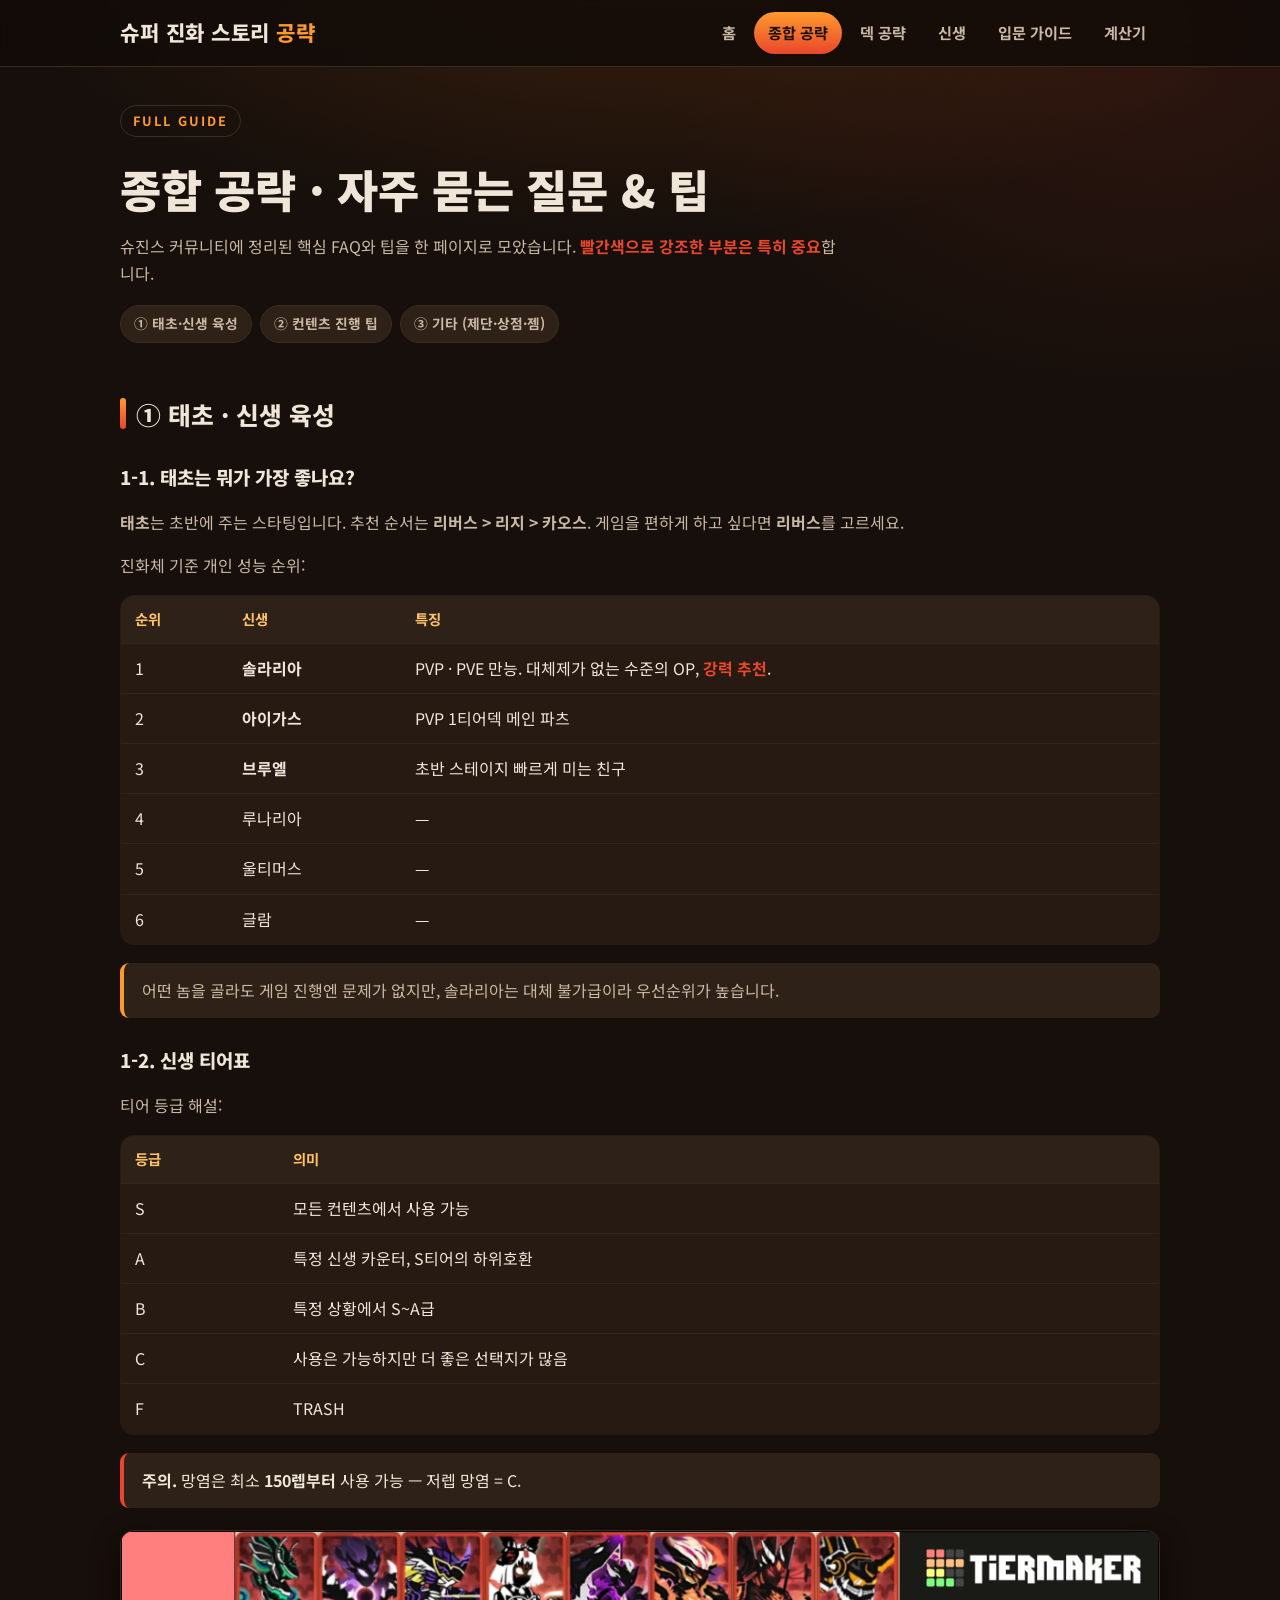
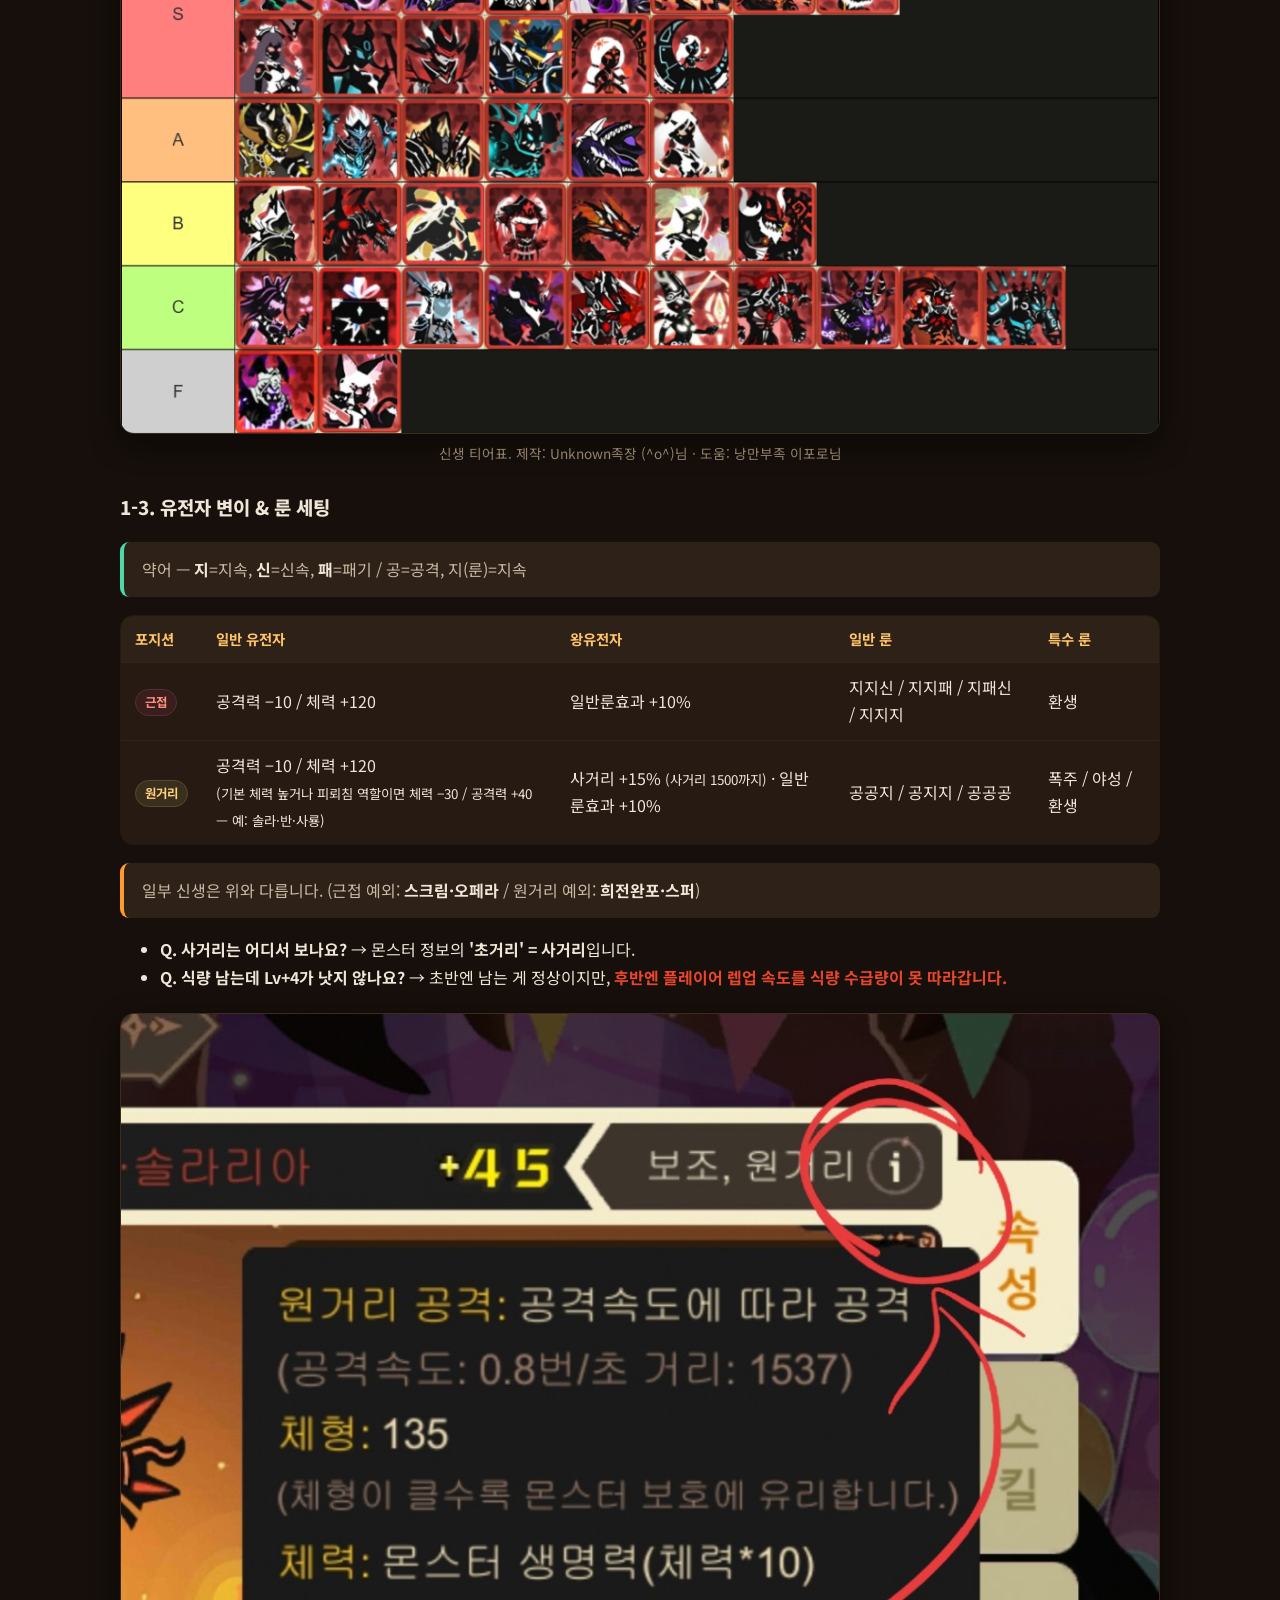
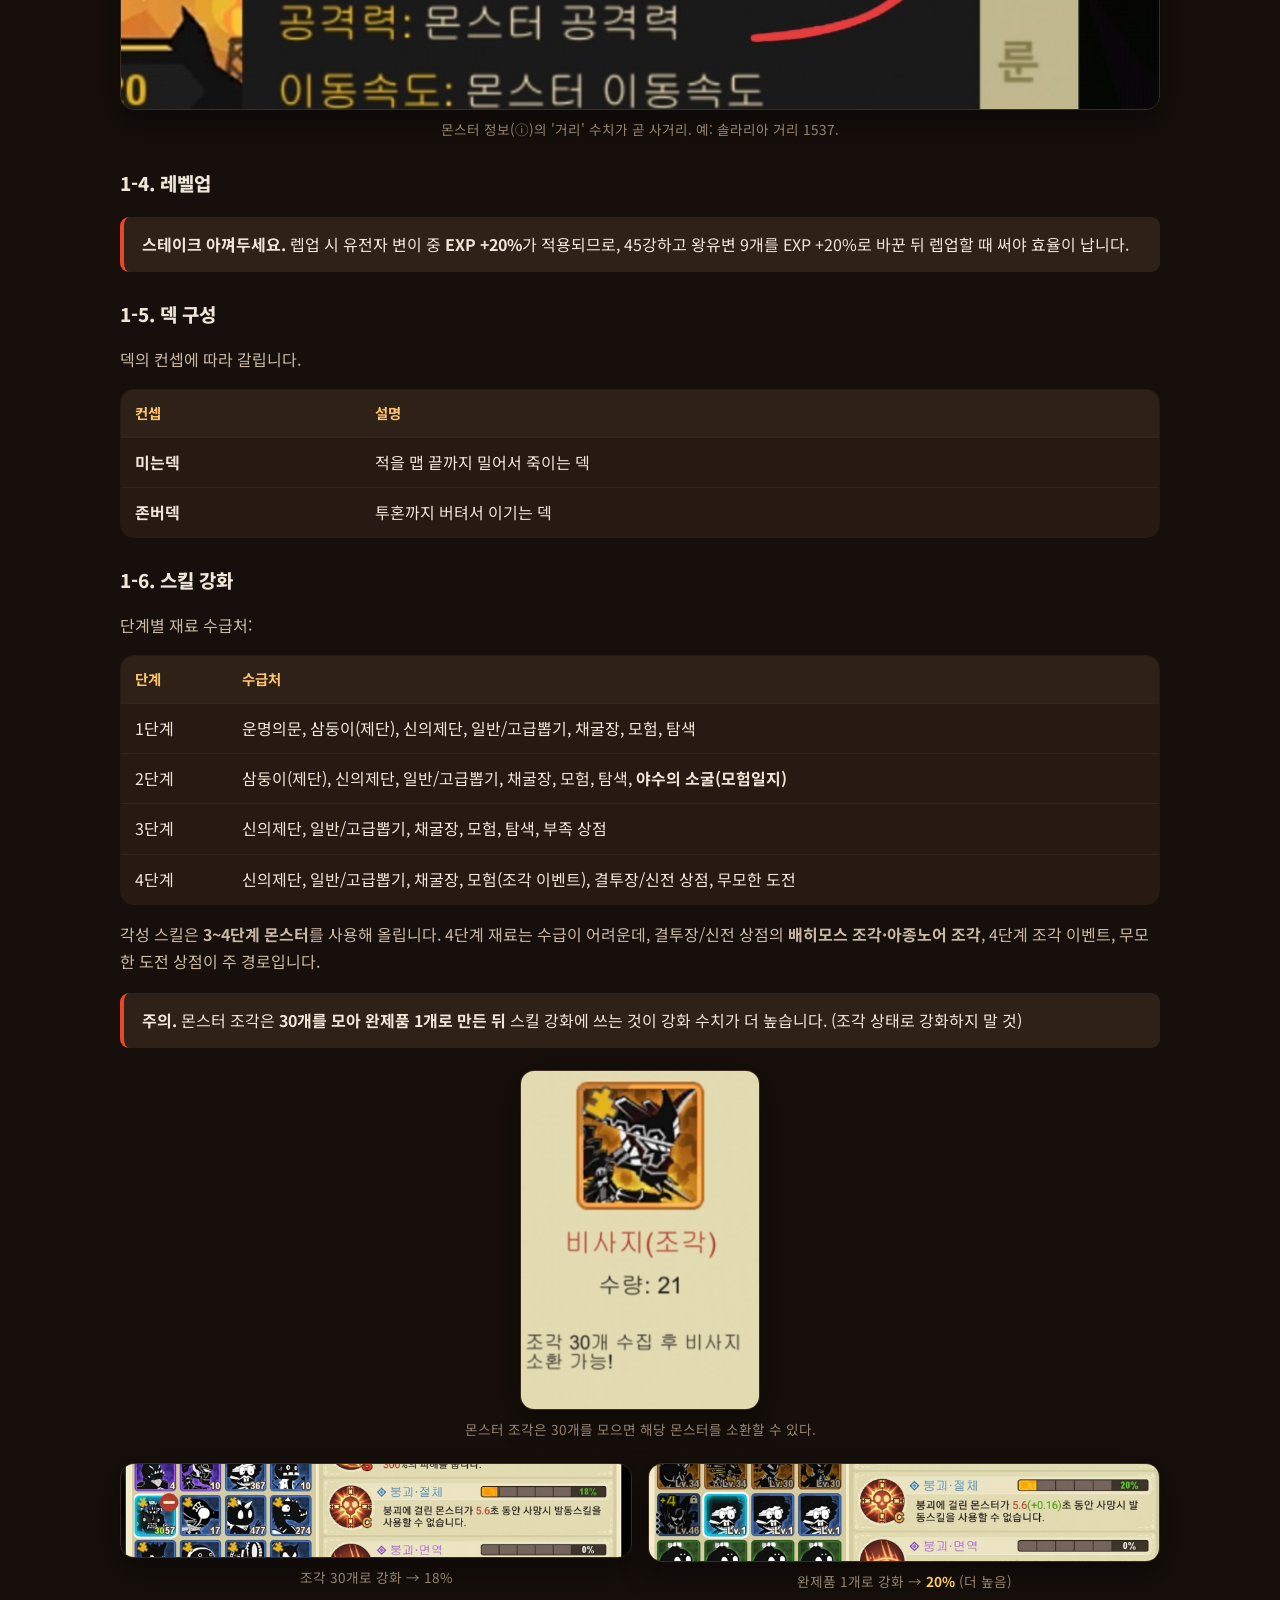
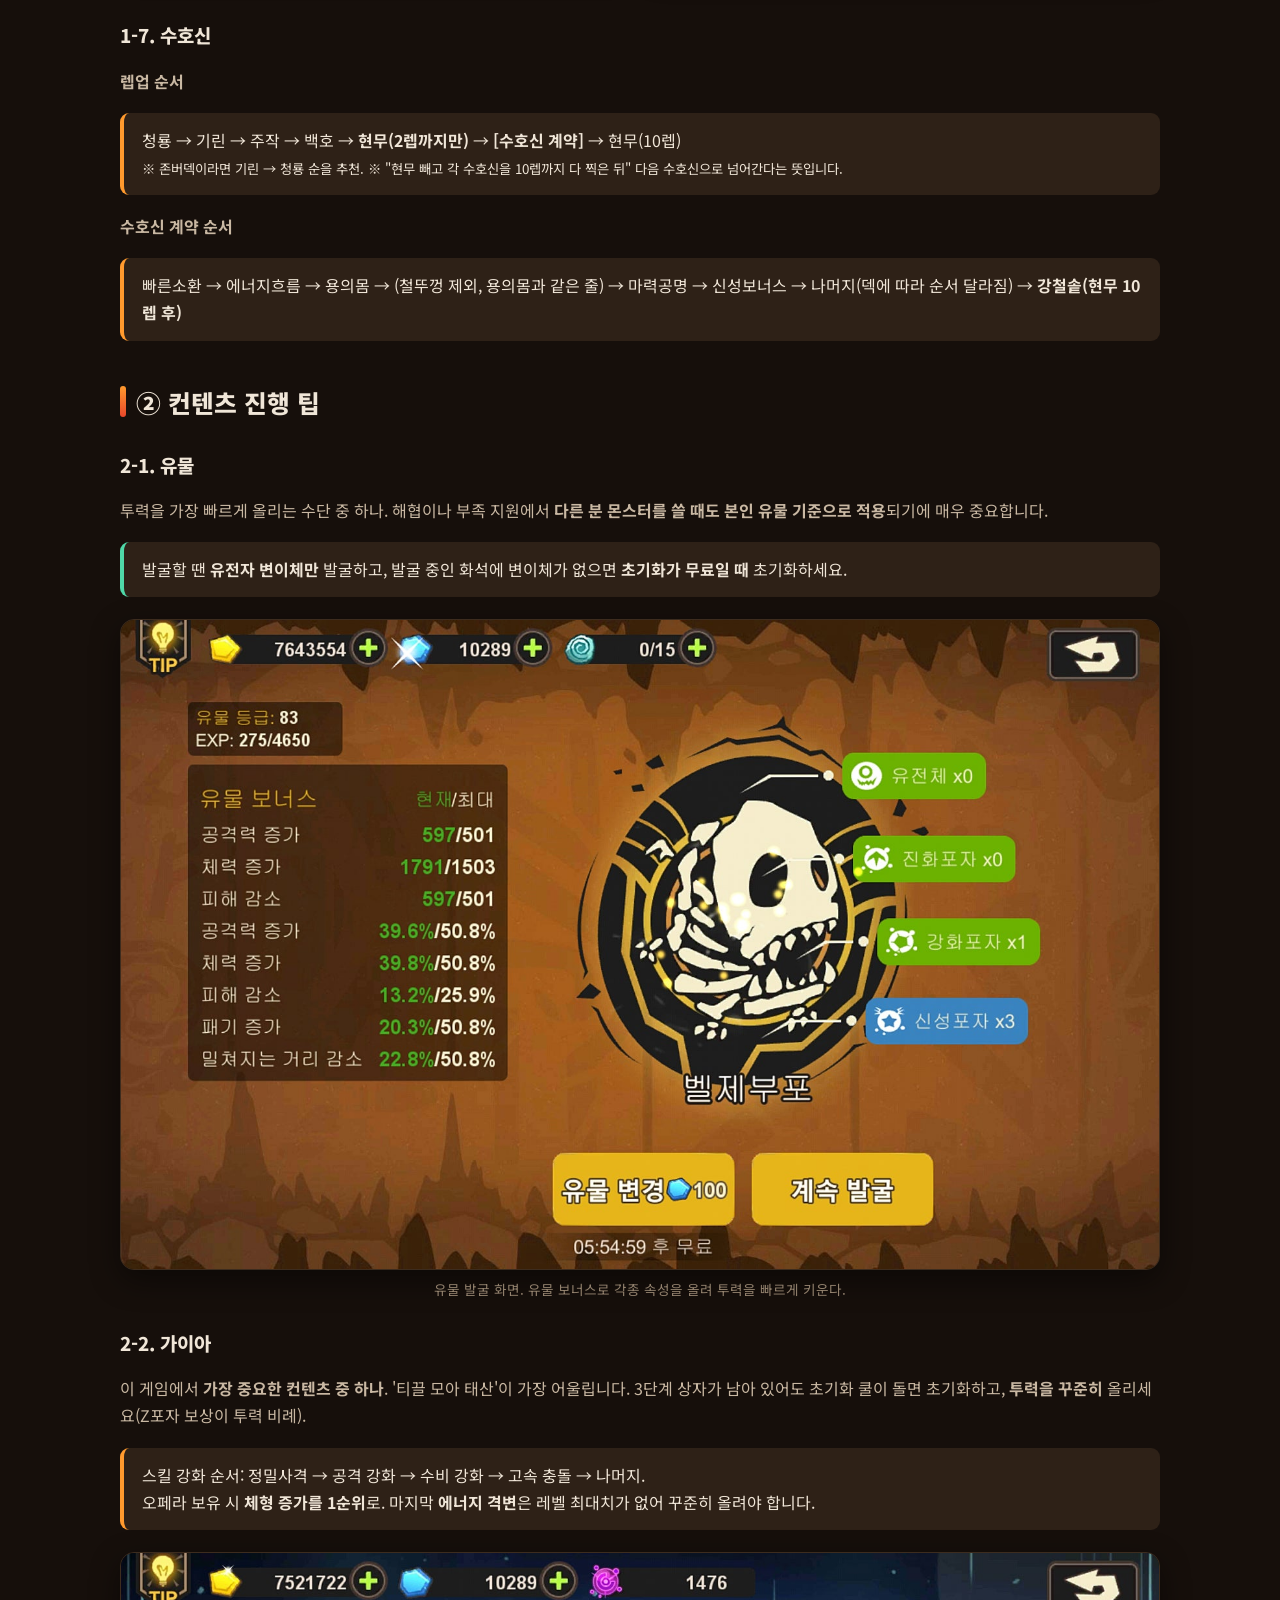
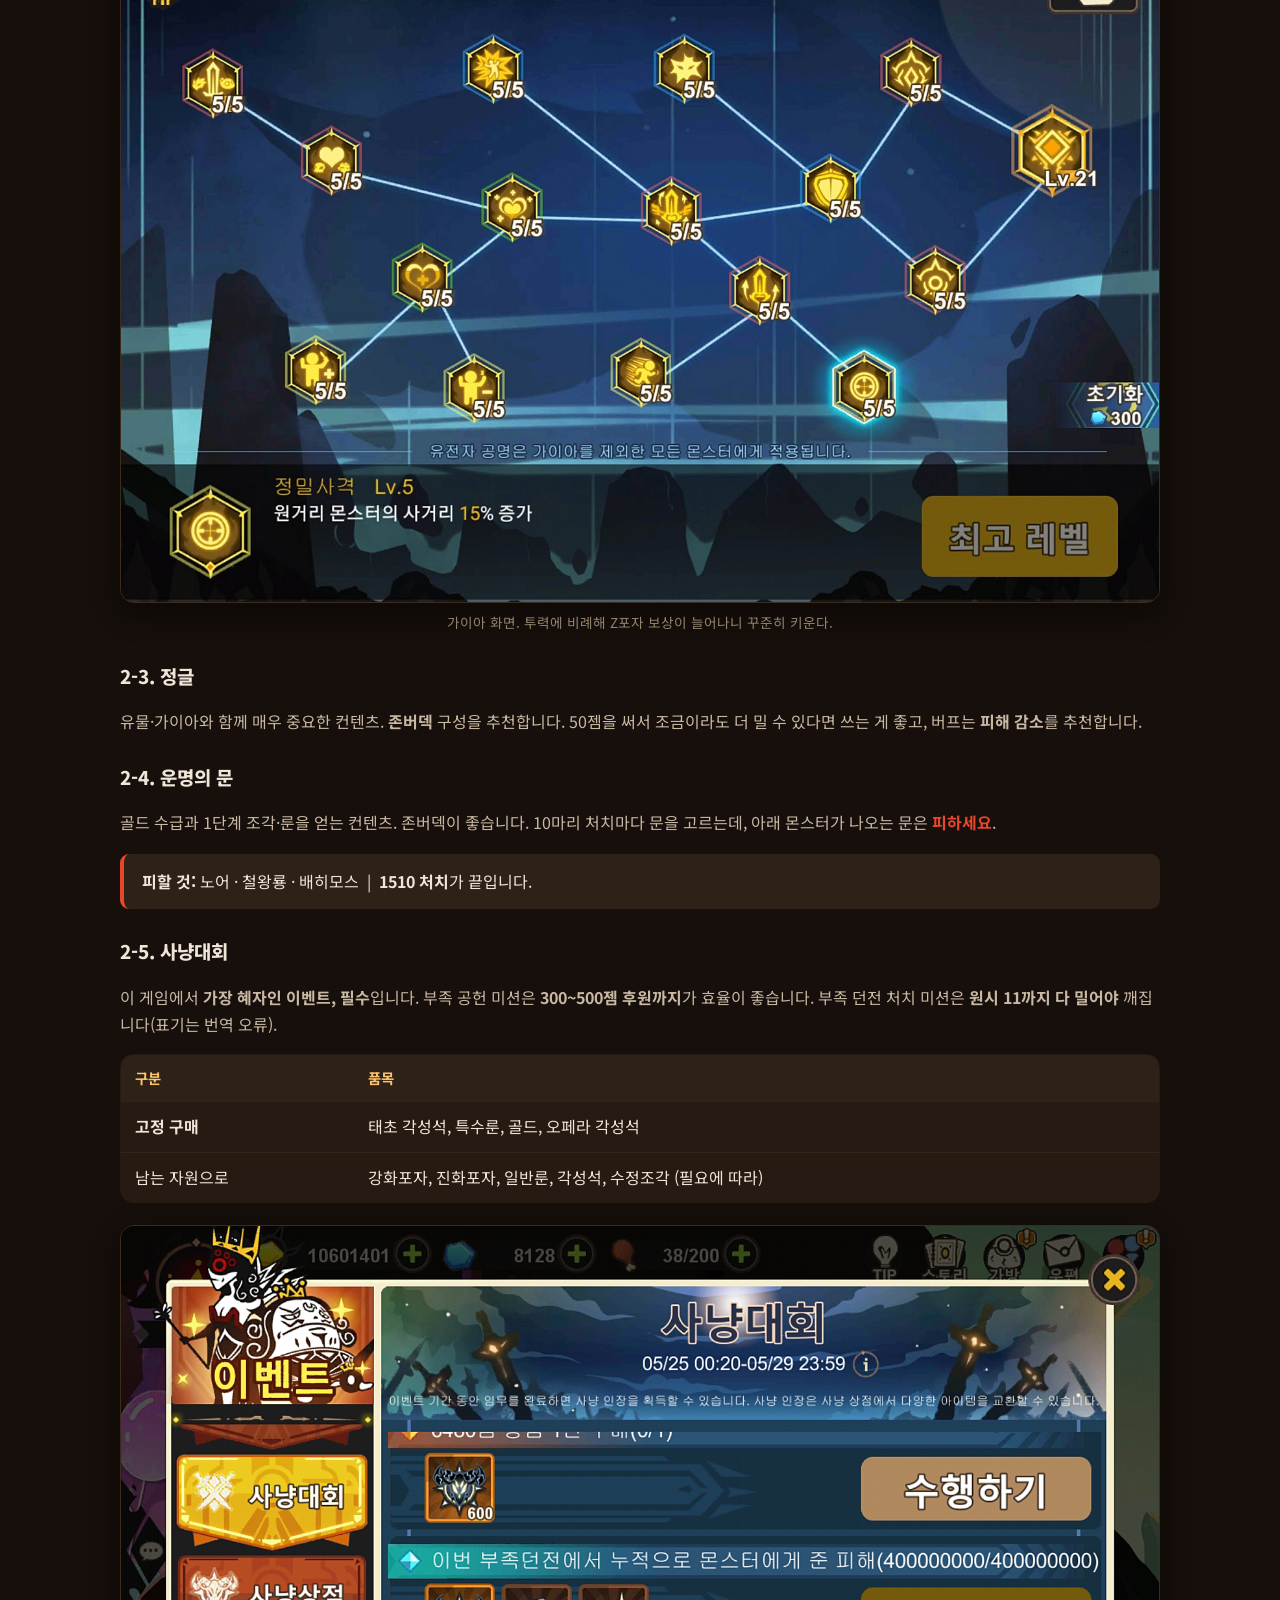
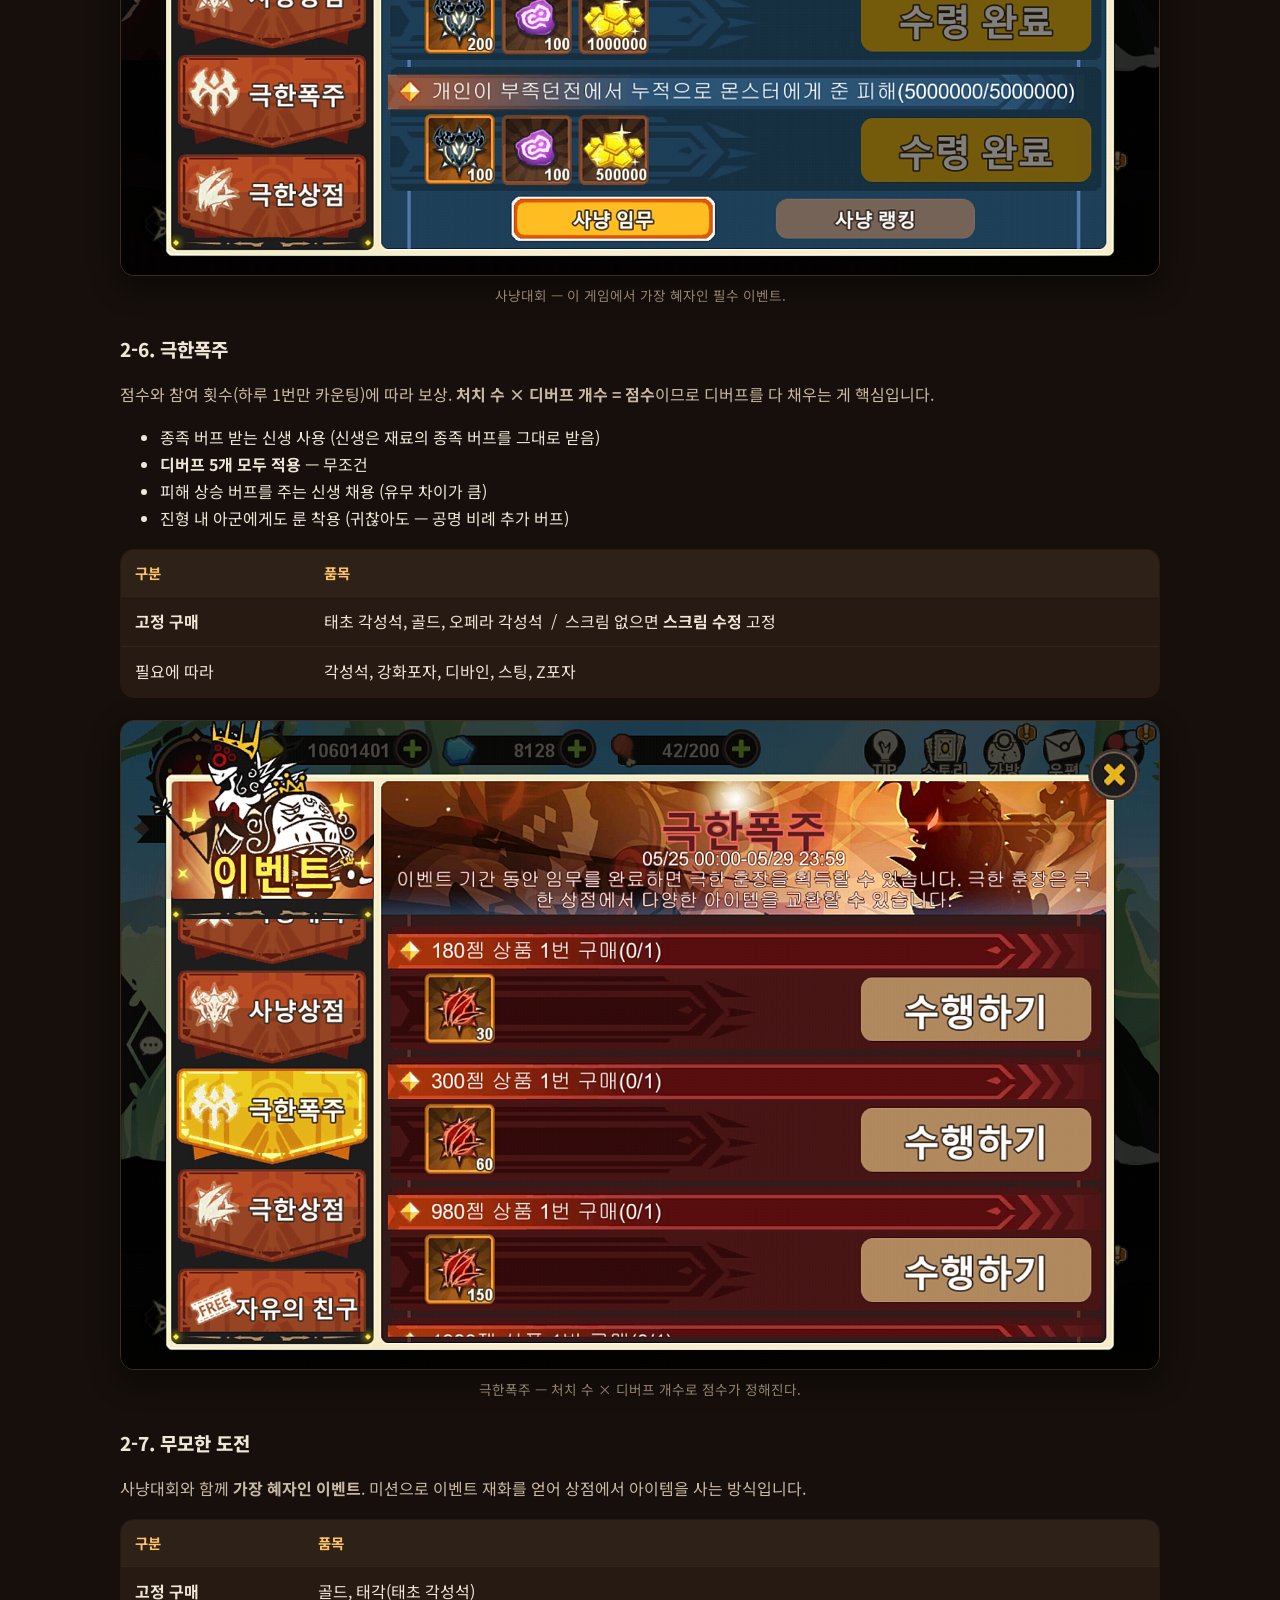
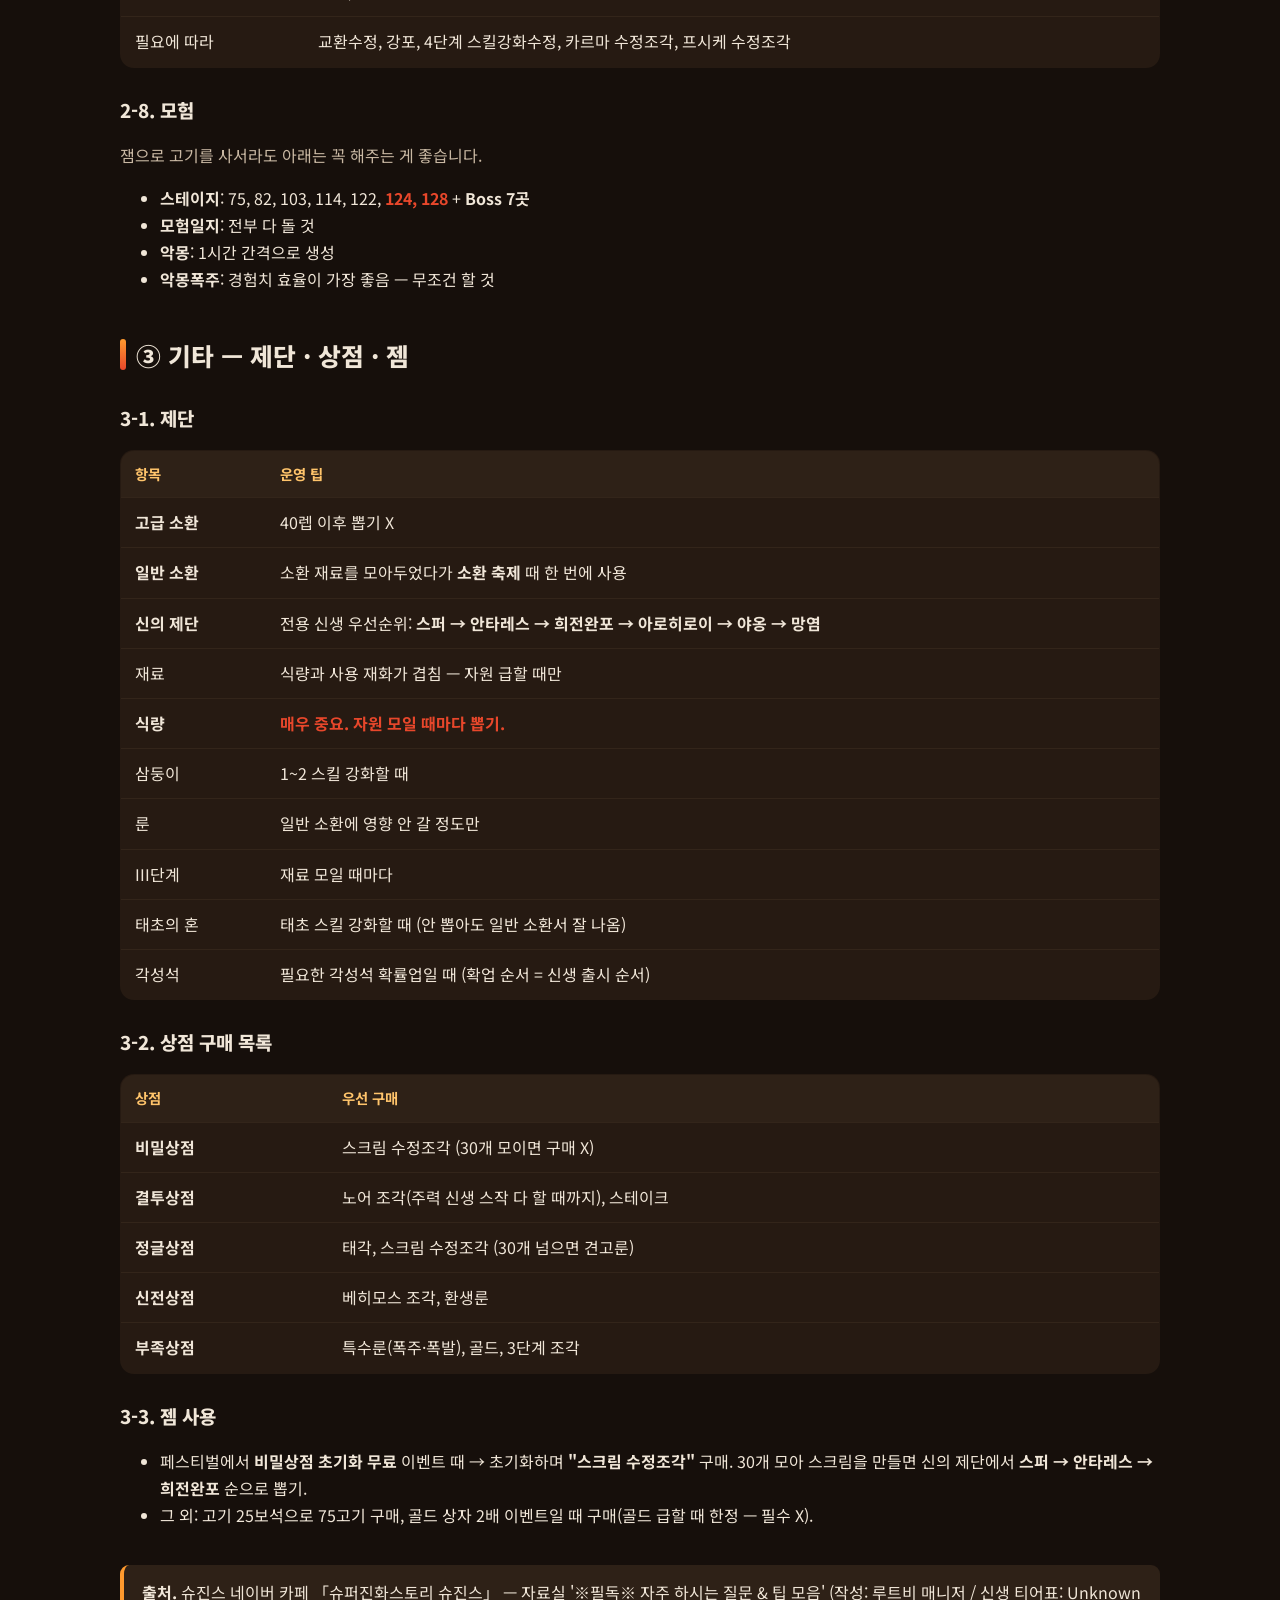
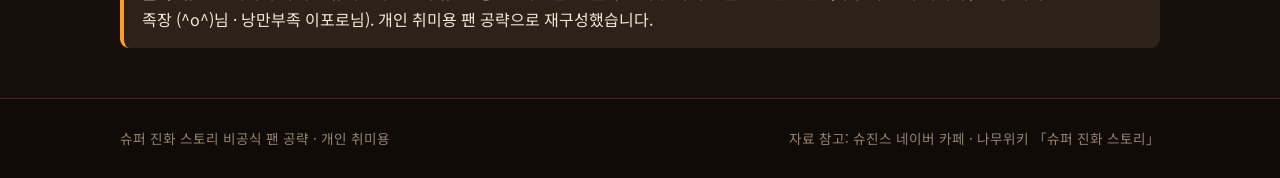
<file: tips.html>
<!DOCTYPE html>
<html lang="ko">
<head>
  <meta charset="UTF-8">
  <meta name="viewport" content="width=device-width, initial-scale=1.0">
  <title>종합 공략 (자주 묻는 질문 &amp; 팁) — 슈퍼 진화 스토리</title>
  <meta name="description" content="슈퍼 진화 스토리 종합 공략. 태초·신생 육성, 유전자·룬 세팅, 수호신 순서, 컨텐츠 진행 팁, 제단·상점 구매 우선순위까지 한 번에.">
  <link rel="preconnect" href="https://fonts.googleapis.com">
  <link rel="preconnect" href="https://fonts.gstatic.com" crossorigin>
  <link rel="stylesheet" href="https://fonts.googleapis.com/css2?family=Noto+Sans+KR:wght@400;500;700;800;900&display=swap">
  <link rel="stylesheet" href="assets/style.css">
</head>
<body>

  <header class="site-header">
    <div class="header-inner">
      <a class="brand" href="index.html">슈퍼 진화 스토리 <span>공략</span></a>
      <button class="nav-toggle" aria-label="메뉴 열기">☰</button>
      <nav class="site-nav">
        <a href="index.html">홈</a>
        <a href="tips.html" aria-current="page">종합 공략</a>
        <a href="deck.html">덱 공략</a>
        <a href="sinsaeng.html">신생</a>
        <a href="guide.html">입문 가이드</a>
        <a href="calculator.html">계산기</a>
      </nav>
    </div>
  </header>

  <main class="wrap">
    <div class="page-head">
      <span class="kicker">Full Guide</span>
      <h1>종합 공략 · 자주 묻는 질문 &amp; 팁</h1>
      <p class="lead">슈진스 커뮤니티에 정리된 핵심 FAQ와 팁을 한 페이지로 모았습니다.
        <b style="color:var(--ember);">빨간색으로 강조한 부분은 특히 중요</b>합니다.</p>
      <nav class="toc">
        <a href="#origin">① 태초·신생 육성</a>
        <a href="#content">② 컨텐츠 진행 팁</a>
        <a href="#etc">③ 기타 (제단·상점·젬)</a>
      </nav>
    </div>

    <!-- ============ 1. 태초·신생 육성 ============ -->
    <section class="block" id="origin">
      <h2>① 태초 · 신생 육성</h2>

      <h3>1-1. 태초는 뭐가 가장 좋나요?</h3>
      <p><b>태초</b>는 초반에 주는 스타팅입니다. 추천 순서는 <b>리버스 &gt; 리지 &gt; 카오스</b>.
        게임을 편하게 하고 싶다면 <b>리버스</b>를 고르세요.</p>
      <p>진화체 기준 개인 성능 순위:</p>
      <div class="table-scroll">
        <table>
          <thead><tr><th>순위</th><th>신생</th><th>특징</th></tr></thead>
          <tbody>
            <tr><td>1</td><td><b>솔라리아</b></td><td>PVP · PVE 만능. 대체제가 없는 수준의 OP, <b style="color:var(--ember);">강력 추천</b>.</td></tr>
            <tr><td>2</td><td><b>아이가스</b></td><td>PVP 1티어덱 메인 파츠</td></tr>
            <tr><td>3</td><td><b>브루엘</b></td><td>초반 스테이지 빠르게 미는 친구</td></tr>
            <tr><td>4</td><td>루나리아</td><td>—</td></tr>
            <tr><td>5</td><td>울티머스</td><td>—</td></tr>
            <tr><td>6</td><td>글람</td><td>—</td></tr>
          </tbody>
        </table>
      </div>
      <p class="note">어떤 놈을 골라도 게임 진행엔 문제가 없지만, 솔라리아는 대체 불가급이라 우선순위가 높습니다.</p>

      <h3>1-2. 신생 티어표</h3>
      <p>티어 등급 해설:</p>
      <div class="table-scroll">
        <table>
          <thead><tr><th>등급</th><th>의미</th></tr></thead>
          <tbody>
            <tr><td class="lv">S</td><td>모든 컨텐츠에서 사용 가능</td></tr>
            <tr><td class="lv">A</td><td>특정 신생 카운터, S티어의 하위호환</td></tr>
            <tr><td class="lv">B</td><td>특정 상황에서 S~A급</td></tr>
            <tr><td class="lv">C</td><td>사용은 가능하지만 더 좋은 선택지가 많음</td></tr>
            <tr><td class="lv">F</td><td>TRASH</td></tr>
          </tbody>
        </table>
      </div>
      <div class="note warn"><b>주의.</b> 망염은 최소 <b>150렙부터</b> 사용 가능 — 저렙 망염 = C.</div>
      <figure class="shot">
        <img src="assets/img/tier_list.png" alt="신생 티어표 (S/A/B/C/F)" loading="lazy">
        <figcaption>신생 티어표. 제작: Unknown족장 (^o^)님 · 도움: 낭만부족 이포로님</figcaption>
      </figure>

      <h3>1-3. 유전자 변이 &amp; 룬 세팅</h3>
      <p class="note tip">약어 — <b>지</b>=지속, <b>신</b>=신속, <b>패</b>=패기 / 공=공격, 지(룬)=지속</p>
      <div class="table-scroll">
        <table>
          <thead><tr><th>포지션</th><th>일반 유전자</th><th>왕유전자</th><th>일반 룬</th><th>특수 룬</th></tr></thead>
          <tbody>
            <tr>
              <td><span class="tag dps">근접</span></td>
              <td>공격력 −10 / 체력 +120</td>
              <td>일반룬효과 +10%</td>
              <td>지지신 / 지지패 / 지패신 / 지지지</td>
              <td>환생</td>
            </tr>
            <tr>
              <td><span class="tag range">원거리</span></td>
              <td>공격력 −10 / 체력 +120<br><small>(기본 체력 높거나 피뢰침 역할이면 체력 −30 / 공격력 +40 — 예: 솔라·반·사룡)</small></td>
              <td>사거리 +15%<small> (사거리 1500까지)</small> · 일반룬효과 +10%</td>
              <td>공공지 / 공지지 / 공공공</td>
              <td>폭주 / 야성 / 환생</td>
            </tr>
          </tbody>
        </table>
      </div>
      <p class="note">일부 신생은 위와 다릅니다. (근접 예외: <b>스크림·오페라</b> / 원거리 예외: <b>희전완포·스퍼</b>)</p>
      <ul>
        <li><b>Q. 사거리는 어디서 보나요?</b> → 몬스터 정보의 <b>'초거리' = 사거리</b>입니다.</li>
        <li><b>Q. 식량 남는데 Lv+4가 낫지 않나요?</b> → 초반엔 남는 게 정상이지만,
          <b style="color:var(--ember);">후반엔 플레이어 렙업 속도를 식량 수급량이 못 따라갑니다.</b></li>
      </ul>
      <figure class="shot">
        <img src="assets/img/range_example.png" alt="몬스터 정보의 거리 표기 예시" loading="lazy">
        <figcaption>몬스터 정보(ⓘ)의 '거리' 수치가 곧 사거리. 예: 솔라리아 거리 1537.</figcaption>
      </figure>

      <h3>1-4. 레벨업</h3>
      <div class="note warn"><b>스테이크 아껴두세요.</b> 렙업 시 유전자 변이 중 <b>EXP +20%</b>가 적용되므로,
        45강하고 왕유변 9개를 EXP +20%로 바꾼 뒤 렙업할 때 써야 효율이 납니다.</div>

      <h3>1-5. 덱 구성</h3>
      <p>덱의 컨셉에 따라 갈립니다.</p>
      <div class="table-scroll">
        <table>
          <thead><tr><th>컨셉</th><th>설명</th></tr></thead>
          <tbody>
            <tr><td><b>미는덱</b></td><td>적을 맵 끝까지 밀어서 죽이는 덱</td></tr>
            <tr><td><b>존버덱</b></td><td>투혼까지 버텨서 이기는 덱</td></tr>
          </tbody>
        </table>
      </div>

      <h3>1-6. 스킬 강화</h3>
      <p>단계별 재료 수급처:</p>
      <div class="table-scroll">
        <table>
          <thead><tr><th>단계</th><th>수급처</th></tr></thead>
          <tbody>
            <tr><td class="lv">1단계</td><td>운명의문, 삼둥이(제단), 신의제단, 일반/고급뽑기, 채굴장, 모험, 탐색</td></tr>
            <tr><td class="lv">2단계</td><td>삼둥이(제단), 신의제단, 일반/고급뽑기, 채굴장, 모험, 탐색, <b>야수의 소굴(모험일지)</b></td></tr>
            <tr><td class="lv">3단계</td><td>신의제단, 일반/고급뽑기, 채굴장, 모험, 탐색, 부족 상점</td></tr>
            <tr><td class="lv">4단계</td><td>신의제단, 일반/고급뽑기, 채굴장, 모험(조각 이벤트), 결투장/신전 상점, 무모한 도전</td></tr>
          </tbody>
        </table>
      </div>
      <p>각성 스킬은 <b>3~4단계 몬스터</b>를 사용해 올립니다. 4단계 재료는 수급이 어려운데,
        결투장/신전 상점의 <b>배히모스 조각·아종노어 조각</b>, 4단계 조각 이벤트, 무모한 도전 상점이 주 경로입니다.</p>
      <div class="note warn"><b>주의.</b> 몬스터 조각은 <b>30개를 모아 완제품 1개로 만든 뒤</b> 스킬 강화에 쓰는 것이
        강화 수치가 더 높습니다. (조각 상태로 강화하지 말 것)</div>
      <figure class="shot narrow">
        <img src="assets/img/monster_piece.jpg" alt="몬스터 조각 예시" loading="lazy">
        <figcaption>몬스터 조각은 30개를 모으면 해당 몬스터를 소환할 수 있다.</figcaption>
      </figure>
      <div class="img-compare">
        <figure class="shot">
          <img src="assets/img/piece_30.jpg" alt="조각 30개로 강화 시 18%" loading="lazy">
          <figcaption>조각 30개로 강화 → 18%</figcaption>
        </figure>
        <figure class="shot">
          <img src="assets/img/finished_skill.jpg" alt="완제품 1개로 강화 시 20%" loading="lazy">
          <figcaption>완제품 1개로 강화 → <b style="color:var(--gold);">20%</b> (더 높음)</figcaption>
        </figure>
      </div>

      <h3>1-7. 수호신</h3>
      <p><b>렙업 순서</b></p>
      <div class="note">
        청룡 → 기린 → 주작 → 백호 → <b>현무(2렙까지만)</b> → <b>[수호신 계약]</b> → 현무(10렙)<br>
        <small>※ 존버덱이라면 기린 → 청룡 순을 추천. ※ "현무 빼고 각 수호신을 10렙까지 다 찍은 뒤"
        다음 수호신으로 넘어간다는 뜻입니다.</small>
      </div>
      <p><b>수호신 계약 순서</b></p>
      <div class="note">
        빠른소환 → 에너지흐름 → 용의몸 → (철뚜껑 제외, 용의몸과 같은 줄) → 마력공명 → 신성보너스 →
        나머지(덱에 따라 순서 달라짐) → <b>강철솥(현무 10렙 후)</b>
      </div>
    </section>

    <!-- ============ 2. 컨텐츠 진행 팁 ============ -->
    <section class="block" id="content">
      <h2>② 컨텐츠 진행 팁</h2>

      <h3>2-1. 유물</h3>
      <p>투력을 가장 빠르게 올리는 수단 중 하나. 해협이나 부족 지원에서 <b>다른 분 몬스터를 쓸 때도
        본인 유물 기준으로 적용</b>되기에 매우 중요합니다.</p>
      <div class="note tip">발굴할 땐 <b>유전자 변이체만</b> 발굴하고, 발굴 중인 화석에 변이체가 없으면
        <b>초기화가 무료일 때</b> 초기화하세요.</div>
      <figure class="shot">
        <img src="assets/img/relic.jpeg" alt="유물 발굴 화면" loading="lazy">
        <figcaption>유물 발굴 화면. 유물 보너스로 각종 속성을 올려 투력을 빠르게 키운다.</figcaption>
      </figure>

      <h3>2-2. 가이아</h3>
      <p>이 게임에서 <b>가장 중요한 컨텐츠 중 하나</b>. '티끌 모아 태산'이 가장 어울립니다.
        3단계 상자가 남아 있어도 초기화 쿨이 돌면 초기화하고, <b>투력을 꾸준히</b> 올리세요(Z포자 보상이 투력 비례).</p>
      <div class="note">스킬 강화 순서: 정밀사격 → 공격 강화 → 수비 강화 → 고속 충돌 → 나머지.
        <br>오페라 보유 시 <b>체형 증가를 1순위</b>로. 마지막 <b>에너지 격변</b>은 레벨 최대치가 없어 꾸준히 올려야 합니다.</div>
      <figure class="shot">
        <img src="assets/img/gaia_screen.jpg" alt="가이아 화면" loading="lazy">
        <figcaption>가이아 화면. 투력에 비례해 Z포자 보상이 늘어나니 꾸준히 키운다.</figcaption>
      </figure>

      <h3>2-3. 정글</h3>
      <p>유물·가이아와 함께 매우 중요한 컨텐츠. <b>존버덱</b> 구성을 추천합니다.
        50젬을 써서 조금이라도 더 밀 수 있다면 쓰는 게 좋고, 버프는 <b>피해 감소</b>를 추천합니다.</p>

      <h3>2-4. 운명의 문</h3>
      <p>골드 수급과 1단계 조각·룬을 얻는 컨텐츠. 존버덱이 좋습니다. 10마리 처치마다 문을 고르는데,
        아래 몬스터가 나오는 문은 <b style="color:var(--ember);">피하세요</b>.</p>
      <div class="note warn"><b>피할 것:</b> 노어 · 철왕룡 · 배히모스 &nbsp;|&nbsp; <b>1510 처치</b>가 끝입니다.</div>

      <h3>2-5. 사냥대회</h3>
      <p>이 게임에서 <b>가장 혜자인 이벤트, 필수</b>입니다. 부족 공헌 미션은 <b>300~500젬 후원까지</b>가 효율이 좋습니다.
        부족 던전 처치 미션은 <b>원시 11까지 다 밀어야</b> 깨집니다(표기는 번역 오류).</p>
      <div class="table-scroll">
        <table>
          <thead><tr><th>구분</th><th>품목</th></tr></thead>
          <tbody>
            <tr><td><b>고정 구매</b></td><td>태초 각성석, 특수룬, 골드, 오페라 각성석</td></tr>
            <tr><td>남는 자원으로</td><td>강화포자, 진화포자, 일반룬, 각성석, 수정조각 (필요에 따라)</td></tr>
          </tbody>
        </table>
      </div>
      <figure class="shot">
        <img src="assets/img/hunting_event.png" alt="사냥대회 이벤트 화면" loading="lazy">
        <figcaption>사냥대회 — 이 게임에서 가장 혜자인 필수 이벤트.</figcaption>
      </figure>

      <h3>2-6. 극한폭주</h3>
      <p>점수와 참여 횟수(하루 1번만 카운팅)에 따라 보상. <b>처치 수 × 디버프 개수 = 점수</b>이므로 디버프를 다 채우는 게 핵심입니다.</p>
      <ul>
        <li>종족 버프 받는 신생 사용 (신생은 재료의 종족 버프를 그대로 받음)</li>
        <li><b>디버프 5개 모두 적용</b> — 무조건</li>
        <li>피해 상승 버프를 주는 신생 채용 (유무 차이가 큼)</li>
        <li>진형 내 아군에게도 룬 착용 (귀찮아도 — 공명 비례 추가 버프)</li>
      </ul>
      <div class="table-scroll">
        <table>
          <thead><tr><th>구분</th><th>품목</th></tr></thead>
          <tbody>
            <tr><td><b>고정 구매</b></td><td>태초 각성석, 골드, 오페라 각성석 &nbsp;/&nbsp; 스크림 없으면 <b>스크림 수정</b> 고정</td></tr>
            <tr><td>필요에 따라</td><td>각성석, 강화포자, 디바인, 스팅, Z포자</td></tr>
          </tbody>
        </table>
      </div>
      <figure class="shot">
        <img src="assets/img/extreme_rush.png" alt="극한폭주 이벤트 화면" loading="lazy">
        <figcaption>극한폭주 — 처치 수 × 디버프 개수로 점수가 정해진다.</figcaption>
      </figure>

      <h3>2-7. 무모한 도전</h3>
      <p>사냥대회와 함께 <b>가장 혜자인 이벤트</b>. 미션으로 이벤트 재화를 얻어 상점에서 아이템을 사는 방식입니다.</p>
      <div class="table-scroll">
        <table>
          <thead><tr><th>구분</th><th>품목</th></tr></thead>
          <tbody>
            <tr><td><b>고정 구매</b></td><td>골드, 태각(태초 각성석)</td></tr>
            <tr><td>필요에 따라</td><td>교환수정, 강포, 4단계 스킬강화수정, 카르마 수정조각, 프시케 수정조각</td></tr>
          </tbody>
        </table>
      </div>

      <h3>2-8. 모험</h3>
      <p>잼으로 고기를 사서라도 아래는 꼭 해주는 게 좋습니다.</p>
      <ul>
        <li><b>스테이지</b>: 75, 82, 103, 114, 122, <b style="color:var(--ember);">124, 128</b> + <b>Boss 7곳</b></li>
        <li><b>모험일지</b>: 전부 다 돌 것</li>
        <li><b>악몽</b>: 1시간 간격으로 생성</li>
        <li><b>악몽폭주</b>: 경험치 효율이 가장 좋음 — 무조건 할 것</li>
      </ul>
    </section>

    <!-- ============ 3. 기타 ============ -->
    <section class="block" id="etc">
      <h2>③ 기타 — 제단 · 상점 · 젬</h2>

      <h3>3-1. 제단</h3>
      <div class="table-scroll">
        <table>
          <thead><tr><th>항목</th><th>운영 팁</th></tr></thead>
          <tbody>
            <tr><td><b>고급 소환</b></td><td>40렙 이후 뽑기 X</td></tr>
            <tr><td><b>일반 소환</b></td><td>소환 재료를 모아두었다가 <b>소환 축제</b> 때 한 번에 사용</td></tr>
            <tr><td><b>신의 제단</b></td><td>전용 신생 우선순위: <b>스퍼 → 안타레스 → 희전완포 → 아로히로이 → 야옹 → 망염</b></td></tr>
            <tr><td>재료</td><td>식량과 사용 재화가 겹침 — 자원 급할 때만</td></tr>
            <tr><td><b>식량</b></td><td><b style="color:var(--ember);">매우 중요. 자원 모일 때마다 뽑기.</b></td></tr>
            <tr><td>삼둥이</td><td>1~2 스킬 강화할 때</td></tr>
            <tr><td>룬</td><td>일반 소환에 영향 안 갈 정도만</td></tr>
            <tr><td>III단계</td><td>재료 모일 때마다</td></tr>
            <tr><td>태초의 혼</td><td>태초 스킬 강화할 때 (안 뽑아도 일반 소환서 잘 나옴)</td></tr>
            <tr><td>각성석</td><td>필요한 각성석 확률업일 때 (확업 순서 = 신생 출시 순서)</td></tr>
          </tbody>
        </table>
      </div>

      <h3>3-2. 상점 구매 목록</h3>
      <div class="table-scroll">
        <table>
          <thead><tr><th>상점</th><th>우선 구매</th></tr></thead>
          <tbody>
            <tr><td><b>비밀상점</b></td><td>스크림 수정조각 (30개 모이면 구매 X)</td></tr>
            <tr><td><b>결투상점</b></td><td>노어 조각(주력 신생 스작 다 할 때까지), 스테이크</td></tr>
            <tr><td><b>정글상점</b></td><td>태각, 스크림 수정조각 (30개 넘으면 견고룬)</td></tr>
            <tr><td><b>신전상점</b></td><td>베히모스 조각, 환생룬</td></tr>
            <tr><td><b>부족상점</b></td><td>특수룬(폭주·폭발), 골드, 3단계 조각</td></tr>
          </tbody>
        </table>
      </div>

      <h3>3-3. 젬 사용</h3>
      <ul>
        <li>페스티벌에서 <b>비밀상점 초기화 무료</b> 이벤트 때 → 초기화하며 <b>"스크림 수정조각"</b> 구매.
          30개 모아 스크림을 만들면 신의 제단에서 <b>스퍼 → 안타레스 → 희전완포</b> 순으로 뽑기.</li>
        <li>그 외: 고기 25보석으로 75고기 구매, 골드 상자 2배 이벤트일 때 구매(골드 급할 때 한정 — 필수 X).</li>
      </ul>
    </section>

    <div class="note" style="margin-top:36px;">
      <b>출처.</b> 슈진스 네이버 카페 「슈퍼진화스토리 슈진스」 — 자료실 '※필독※ 자주 하시는 질문 &amp; 팁 모음'
      (작성: 루트비 매니저 / 신생 티어표: Unknown족장 (^o^)님 · 낭만부족 이포로님).
      개인 취미용 팬 공략으로 재구성했습니다.
    </div>

  </main>

  <footer class="site-footer">
    <div class="wrap">
      <span>슈퍼 진화 스토리 비공식 팬 공략 · 개인 취미용</span>
      <span>자료 참고: 슈진스 네이버 카페 · 나무위키 「슈퍼 진화 스토리」</span>
    </div>
  </footer>

  <script src="assets/script.js"></script>
</body>
</html>
</file>
<file: assets/style.css>
/* =========================================================
   슈퍼 진화 스토리 공략 — 공유 스타일
   다크 게임위키 테마 (게임 아트의 어둑한 실루엣 + 호박/잿불 톤)
   ========================================================= */

/* 폰트는 각 HTML <head>의 <link>로 로드 (file:// 환경에서 @import보다 안정적) */

:root {
  --bg:        #160f0b;
  --bg-2:      #1f1610;
  --panel:     #261a12;
  --panel-2:   #2e2117;
  --line:      #3d2c1e;
  --line-soft: #33251a;

  --ink:       #f0e6d8;
  --ink-soft:  #c9b8a3;
  --ink-mut:   #93826e;

  --amber:     #ff9a2e;
  --amber-lt:  #ffc46b;
  --ember:     #e8472b;
  --gold:      #ffcf4d;
  --jade:      #4fd8a8;

  --radius:    14px;
  --radius-sm: 9px;
  --shadow:    0 10px 30px rgba(0,0,0,.45);
  --maxw:      1080px;

  /* 제목·부제목·본문 모두 Noto Sans KR (굵기로 위계 구분) — 가장 표준·안정 */
  --head-xl: 'Noto Sans KR', 'Malgun Gothic', 'Apple SD Gothic Neo', sans-serif;
  --head:    'Noto Sans KR', 'Malgun Gothic', 'Apple SD Gothic Neo', sans-serif;
  --body:    'Noto Sans KR', 'Malgun Gothic', 'Apple SD Gothic Neo', sans-serif;
}

* { box-sizing: border-box; }

html { scroll-behavior: smooth; }

body {
  margin: 0;
  font-family: var(--body);
  color: var(--ink);
  line-height: 1.7;
  background:
    radial-gradient(1100px 520px at 50% -8%, rgba(255,122,30,.16), transparent 60%),
    radial-gradient(900px 600px at 90% 8%, rgba(232,71,43,.10), transparent 55%),
    var(--bg);
  background-attachment: fixed;
}

a { color: var(--amber-lt); text-decoration: none; }
a:hover { color: var(--gold); }

img { max-width: 100%; display: block; }

.wrap { max-width: var(--maxw); margin: 0 auto; padding: 0 20px; }

/* ---------- 헤더 / 네비 ---------- */
.site-header {
  position: sticky; top: 0; z-index: 50;
  background: rgba(18,12,8,.82);
  backdrop-filter: blur(10px);
  border-bottom: 1px solid var(--line);
}
.header-inner {
  max-width: var(--maxw); margin: 0 auto; padding: 12px 20px;
  display: flex; align-items: center; gap: 18px;
}
.brand {
  font-family: var(--head); font-weight: 800;
  font-size: 1.32rem; letter-spacing: .5px;
  color: var(--ink); white-space: nowrap;
}
.brand span { color: var(--amber); }
.brand:hover { color: var(--ink); }

.site-nav { display: flex; gap: 4px; margin-left: auto; flex-wrap: wrap; }
.site-nav a {
  font-weight: 700; font-size: .95rem;
  color: var(--ink-soft);
  padding: 8px 14px; border-radius: 999px;
  transition: background .15s, color .15s;
}
.site-nav a:hover { background: var(--panel-2); color: var(--ink); }
.site-nav a[aria-current="page"] {
  background: linear-gradient(180deg, var(--amber), var(--ember));
  color: #1a1109;
}

.nav-toggle {
  display: none; margin-left: auto;
  background: var(--panel-2); color: var(--ink);
  border: 1px solid var(--line); border-radius: 10px;
  font-size: 1.3rem; line-height: 1; padding: 6px 12px; cursor: pointer;
}

/* ---------- 히어로 ---------- */
.hero {
  position: relative; overflow: hidden;
  border-bottom: 1px solid var(--line);
}
.hero-media { position: relative; }
.hero-media img { width: 100%; max-height: 360px; object-fit: cover; opacity: .55; }
.hero-overlay {
  position: absolute; inset: 0;
  display: flex; flex-direction: column; justify-content: center;
  padding: 0 24px;
  background: linear-gradient(90deg, rgba(18,12,8,.86) 0%, rgba(18,12,8,.4) 55%, transparent 100%);
}
.hero h1 {
  font-family: var(--head-xl); font-weight: 900; margin: 0;
  font-size: clamp(2rem, 6vw, 3.4rem); line-height: 1.18;
  letter-spacing: -.2px;
  text-shadow: 0 4px 18px rgba(0,0,0,.6);
}
.hero h1 em { color: var(--amber); font-style: normal; }
.hero p { max-width: 540px; color: var(--ink-soft); margin: 12px 0 0; }

/* ---------- 페이지 타이틀(서브페이지) ---------- */
.page-head { padding: 38px 0 10px; }
.page-head .kicker {
  display: inline-block; font-weight: 700; font-size: .8rem; letter-spacing: 2px;
  color: var(--amber); text-transform: uppercase;
  border: 1px solid var(--line); border-radius: 999px; padding: 4px 12px;
}
.page-head h1 {
  font-family: var(--head-xl); font-weight: 900; font-size: clamp(1.9rem, 5vw, 2.8rem);
  margin: 14px 0 6px; letter-spacing: -.2px;
}
.page-head .lead { color: var(--ink-soft); max-width: 720px; margin: 0; }

main { padding-bottom: 70px; }

/* ---------- 섹션 ---------- */
section.block { margin-top: 40px; }
section.block > h2 {
  font-family: var(--head); font-weight: 800; font-size: 1.55rem;
  margin: 0 0 4px; display: flex; align-items: center; gap: 10px;
}
section.block > h2::before {
  content: ""; width: 6px; height: 1.25em; border-radius: 3px;
  background: linear-gradient(var(--amber), var(--ember));
}
section.block > p { color: var(--ink-soft); }

h3 { font-family: var(--head); font-weight: 800; font-size: 1.18rem; margin: 26px 0 8px; }

/* ---------- 카드 그리드 (메인 네비) ---------- */
.card-grid {
  display: grid; gap: 18px; margin-top: 26px;
  grid-template-columns: repeat(auto-fit, minmax(220px, 1fr));
}
.nav-card {
  display: block; padding: 22px; border-radius: var(--radius);
  background: linear-gradient(180deg, var(--panel), var(--bg-2));
  border: 1px solid var(--line);
  box-shadow: var(--shadow);
  transition: transform .15s, border-color .15s;
}
.nav-card:hover { transform: translateY(-4px); border-color: var(--amber); color: var(--ink); }
.nav-card .ico { font-size: 1.9rem; }
.nav-card h3 { margin: 8px 0 6px; color: var(--ink); }
.nav-card p { margin: 0; color: var(--ink-mut); font-size: .92rem; }

/* ---------- 메인 featured CTA ---------- */
.featured-cta {
  display: flex; align-items: center; gap: 18px; flex-wrap: wrap;
  margin-top: 28px; padding: 22px 24px; border-radius: var(--radius);
  background: linear-gradient(110deg, rgba(255,154,46,.18), rgba(232,71,43,.12));
  border: 1px solid var(--amber); box-shadow: var(--shadow);
}
.featured-cta .fc-ico { font-size: 2.4rem; line-height: 1; }
.featured-cta .fc-text { flex: 1 1 280px; }
.featured-cta h2 {
  font-family: var(--head); font-weight: 800; margin: 0 0 4px; font-size: 1.5rem; color: var(--ink);
}
.featured-cta h2::before { content: none; }
.featured-cta p { margin: 0; color: var(--ink-soft); font-size: .95rem; }
.featured-cta .fc-btn {
  flex: none; font-weight: 700; padding: 12px 22px; border-radius: 999px;
  background: linear-gradient(180deg, var(--amber), var(--ember)); color: #1a1109;
}
.featured-cta .fc-btn:hover { filter: brightness(1.08); color: #1a1109; }

/* ---------- 일반 패널 / figure ---------- */
.panel {
  background: var(--panel); border: 1px solid var(--line);
  border-radius: var(--radius); padding: 20px 22px; margin-top: 18px;
  box-shadow: var(--shadow);
}
figure.shot { margin: 22px 0; }
figure.shot img {
  width: 100%; border-radius: var(--radius); border: 1px solid var(--line);
  box-shadow: var(--shadow);
}
figure.shot figcaption {
  margin-top: 8px; font-size: .85rem; color: var(--ink-mut); text-align: center;
}

/* 작은/세로 이미지는 원본 크기에 가깝게, 가운데 정렬 */
figure.shot.narrow img { width: auto; max-width: 240px; margin: 0 auto; }

/* 이미지 비교(2열) */
.img-compare {
  display: grid; gap: 16px; margin: 22px 0;
  grid-template-columns: repeat(auto-fit, minmax(260px, 1fr));
}
.img-compare figure.shot { margin: 0; }

/* 이미지 플레이스홀더 슬롯 */
.img-slot {
  margin: 22px 0; border: 2px dashed var(--line);
  border-radius: var(--radius); background: var(--bg-2);
  min-height: 150px; display: flex; flex-direction: column;
  align-items: center; justify-content: center; gap: 6px;
  color: var(--ink-mut); text-align: center; padding: 24px;
}
.img-slot .ico { font-size: 2rem; opacity: .6; }
.img-slot small { font-size: .8rem; }

/* ---------- 콜아웃 ---------- */
.note {
  border-left: 4px solid var(--amber);
  background: var(--panel-2); border-radius: var(--radius-sm);
  padding: 14px 18px; margin: 18px 0;
}
.note.tip    { border-left-color: var(--jade); }
.note.warn   { border-left-color: var(--ember); }
.note b { color: var(--ink); }

/* ---------- 표 ---------- */
.table-scroll { overflow-x: auto; margin: 16px 0; }
table {
  width: 100%; border-collapse: collapse; min-width: 460px;
  background: var(--panel); border-radius: var(--radius); overflow: hidden;
  border: 1px solid var(--line);
}
th, td { padding: 11px 14px; text-align: left; border-bottom: 1px solid var(--line-soft); }
th {
  background: var(--panel-2); font-family: var(--body); font-weight: 700;
  color: var(--amber-lt); font-size: .9rem; white-space: nowrap;
}
tbody tr:hover { background: rgba(255,154,46,.06); }
tbody tr:last-child td { border-bottom: 0; }
td .lv { font-weight: 700; color: var(--gold); }

/* ---------- 배지 / 포지션 태그 ---------- */
.tag {
  display: inline-block; font-size: .78rem; font-weight: 700;
  padding: 2px 9px; border-radius: 999px; border: 1px solid var(--line);
  color: var(--ink-soft); white-space: nowrap;
}
.tag.tank   { background: #1d2b3a; color: #7ec5ff; border-color: #2c4156; }
.tag.dps    { background: #3a1d1d; color: #ff8f7e; border-color: #563131; }
.tag.range  { background: #3a2f1d; color: #ffce7e; border-color: #564a31; }
.tag.support{ background: #1d3a2c; color: #7effc0; border-color: #315646; }

/* ---------- 룬 색상 스와치 ---------- */
.rune-grades { display: flex; flex-wrap: wrap; gap: 10px; margin: 16px 0; }
.rune-chip {
  display: flex; align-items: center; gap: 8px;
  padding: 6px 12px 6px 8px; border-radius: 999px;
  background: var(--panel-2); border: 1px solid var(--line); font-size: .85rem;
}
.swatch { width: 18px; height: 18px; border-radius: 50%; border: 2px solid rgba(255,255,255,.25); }

/* ---------- 수호신 카드 ---------- */
.guardian {
  margin-top: 24px; border-radius: var(--radius); overflow: hidden;
  border: 1px solid var(--line); background: var(--panel); box-shadow: var(--shadow);
}
.guardian-head {
  display: flex; gap: 16px; align-items: center; padding: 16px 18px;
  border-bottom: 1px solid var(--line);
  background: linear-gradient(90deg, var(--panel-2), transparent);
}
.guardian-head img {
  width: 120px; height: 72px; object-fit: cover; border-radius: var(--radius-sm);
  border: 1px solid var(--line); flex: none;
}
.guardian-head h3 { margin: 0; font-size: 1.4rem; color: var(--ink); }
.guardian-head .role { color: var(--ink-mut); font-size: .9rem; }
.guardian-body { padding: 6px 18px 18px; }

/* 진화 다이어그램 */
.evo {
  display: flex; align-items: center; gap: 10px; flex-wrap: wrap;
  margin: 14px 0;
}
.evo-node {
  background: var(--panel-2); border: 1px solid var(--line);
  border-radius: var(--radius-sm); padding: 10px 14px; min-width: 86px; text-align: center;
}
.evo-node .nm { font-weight: 700; }
.evo-node .st { font-size: .76rem; color: var(--ink-mut); }
.evo-arrow { color: var(--amber); font-size: 1.4rem; }
.evo-branch { display: flex; flex-direction: column; gap: 8px; }

/* ---------- 덱 카드 ---------- */
.deck {
  margin-top: 16px; border-radius: var(--radius); overflow: hidden;
  background: var(--panel); border: 1px solid var(--line); box-shadow: var(--shadow);
}
summary.deck-head {
  display: flex; align-items: center; gap: 10px; flex-wrap: wrap;
  cursor: pointer; padding: 15px 20px; list-style: none; user-select: none;
  transition: background .15s;
}
summary.deck-head::-webkit-details-marker { display: none; }
summary.deck-head::marker { content: ""; }
summary.deck-head:hover { background: var(--panel-2); }
.deck-head h3 { font-family: var(--head); font-weight: 800; margin: 0; font-size: 1.32rem; color: var(--ink); }
.deck-chev {
  margin-left: auto; color: var(--amber); font-size: 1.5rem; line-height: 1;
  transition: transform .2s;
}
details.deck[open] .deck-chev { transform: rotate(90deg); }
details.deck[open] summary.deck-head { border-bottom: 1px solid var(--line); }
.deck-body { padding: 10px 20px 18px; }
.deck-body > :first-child { margin-top: 6px; }
.deck-type {
  font-size: .76rem; font-weight: 700; padding: 3px 11px; border-radius: 999px;
}
.deck-type.survive { background: #1d3a2c; color: #7effc0; border: 1px solid #315646; }
.deck-type.push    { background: #3a1d1d; color: #ff8f7e; border: 1px solid #563131; }
.deck-type.util    { background: #2f2a1d; color: #ffd98a; border: 1px solid #50492f; }

.deck-code {
  display: flex; flex-wrap: wrap; align-items: baseline; gap: 6px 16px;
  margin: 14px 0; padding: 13px 16px; border-radius: var(--radius-sm);
  background: var(--panel-2); border: 1px solid var(--line);
}
.deck-code .comp {
  font-family: var(--head); font-size: 1.5rem; letter-spacing: 3px; color: var(--gold);
}
.deck-code .gd { font-size: .9rem; color: var(--ink-soft); }
.deck-code .gd b { color: var(--amber-lt); }
/* 덱 구성 이미지 */
.deck-img { margin: 14px 0; }
.deck-img img {
  width: 100%; border-radius: var(--radius-sm); border: 1px solid var(--line);
  box-shadow: var(--shadow); background: #efe6cf;
}
.deck-img figcaption {
  margin-top: 8px; font-size: .92rem; color: var(--ink-soft); text-align: center;
}
.deck-img figcaption .code {
  font-family: var(--head); font-weight: 800; color: var(--gold); letter-spacing: 1px; font-size: 1.05rem;
}
.deck-img figcaption .gd { color: var(--ink-mut); }

.deck-alt { margin: 10px 0; }
.deck-alt .lab { font-weight: 700; color: var(--ink-soft); font-size: .9rem; }
.deck-alt code {
  display: inline-block; margin: 3px 6px 3px 0; padding: 3px 10px;
  background: var(--bg-2); border: 1px solid var(--line); border-radius: 7px;
  font-family: var(--head); font-weight: 700; letter-spacing: 1px; color: var(--amber-lt); font-size: .95rem;
}
.deck .fixed { font-weight: 700; color: var(--ember); margin: 12px 0 4px; }
.deck .rec { margin: 6px 0 0; }
.deck .rec b { color: var(--amber-lt); }

/* 약어 범례 */
.abbr-grid {
  display: grid; gap: 8px; margin: 16px 0;
  grid-template-columns: repeat(auto-fill, minmax(118px, 1fr));
}
.abbr {
  display: flex; align-items: center; gap: 8px;
  padding: 7px 11px; border-radius: var(--radius-sm);
  background: var(--panel-2); border: 1px solid var(--line); font-size: .88rem;
}
.abbr .ab {
  font-family: var(--head); font-weight: 800; color: var(--gold); font-size: 1.05rem;
  width: 1.4em; text-align: center; flex: none;
}

/* ---------- 신생 갤러리 + 모달 ---------- */
.sinsaeng-grid {
  display: grid; gap: 14px; margin: 20px 0;
  grid-template-columns: repeat(auto-fill, minmax(128px, 1fr));
}
.sinsaeng-card {
  cursor: pointer; border: 1px solid var(--line); border-radius: var(--radius);
  background: var(--panel); overflow: hidden; padding: 0; text-align: center;
  font-family: var(--body); color: var(--ink);
  display: flex; flex-direction: column; transition: transform .15s, border-color .15s;
}
.sinsaeng-card:hover { transform: translateY(-4px); border-color: var(--amber); }
.sinsaeng-card img,
.sinsaeng-card .card-noimg {
  width: 100%; aspect-ratio: 3 / 2; object-fit: cover; display: block; background: #2a1d14;
}
.sinsaeng-card .card-noimg {
  display: flex; align-items: center; justify-content: center;
  color: var(--ink-mut); font-weight: 800; font-size: 1.1rem; border-bottom: 1px solid var(--line);
}
.sinsaeng-card .nm { padding: 8px 6px 4px; font-weight: 800; font-size: .98rem; }
.sinsaeng-card .badges {
  padding: 0 6px 9px; display: flex; gap: 4px; justify-content: center; flex-wrap: wrap;
}

dialog.sinsaeng-modal {
  width: min(760px, 92vw); max-height: 88vh; padding: 0;
  border: 1px solid var(--line); border-radius: var(--radius);
  background: var(--panel); color: var(--ink); box-shadow: 0 20px 60px rgba(0,0,0,.6);
  overflow: hidden;
}
dialog.sinsaeng-modal::backdrop { background: rgba(0,0,0,.62); backdrop-filter: blur(2px); }
.modal-head {
  display: flex; align-items: center; gap: 14px; padding: 15px 20px;
  border-bottom: 1px solid var(--line);
  background: linear-gradient(90deg, var(--panel-2), transparent);
}
.modal-head img {
  width: 104px; height: 64px; object-fit: cover; border-radius: var(--radius-sm);
  border: 1px solid var(--line); flex: none; background: #2a1d14;
}
.modal-head h3 { margin: 0; font-family: var(--head); font-weight: 800; font-size: 1.4rem; }
.modal-head .sub { color: var(--ink-mut); font-size: .85rem; }
.modal-close {
  margin-left: auto; align-self: flex-start; flex: none;
  background: var(--panel-2); color: var(--ink); border: 1px solid var(--line);
  border-radius: 10px; font-size: 1rem; line-height: 1; padding: 8px 11px; cursor: pointer;
}
.modal-close:hover { background: #36271b; }
.modal-body { padding: 8px 20px 22px; overflow-y: auto; max-height: calc(88vh - 96px); }
.modal-body h4 {
  font-family: var(--head); font-weight: 800; font-size: 1.05rem; margin: 20px 0 6px;
}

/* ---------- 계산기 ---------- */
.calc {
  background: var(--panel); border: 1px solid var(--line); border-radius: var(--radius);
  padding: 20px 22px; margin-top: 18px; box-shadow: var(--shadow);
}
.calc h3 { margin-top: 0; }
.calc-row { display: flex; flex-wrap: wrap; gap: 14px; align-items: flex-end; margin: 14px 0 18px; }
.calc-field { display: flex; flex-direction: column; gap: 5px; }
.calc-field label { font-size: .84rem; color: var(--ink-soft); font-weight: 700; }
.calc-field input {
  width: 120px; padding: 9px 11px; border-radius: 9px;
  border: 1px solid var(--line); background: var(--bg-2); color: var(--ink);
  font-size: 1rem; font-family: var(--body);
}
.calc-field input:focus { outline: 2px solid var(--amber); border-color: var(--amber); }
.calc-result { display: grid; gap: 12px; grid-template-columns: repeat(auto-fit, minmax(155px, 1fr)); }
.calc-out { background: var(--panel-2); border: 1px solid var(--line); border-radius: var(--radius-sm); padding: 14px 16px; }
.calc-out .k { font-size: .82rem; color: var(--ink-mut); }
.calc-out .v { font-family: var(--head); font-weight: 800; font-size: 1.45rem; color: var(--gold); margin-top: 3px; line-height: 1.2; }
.calc-out .v small { font-size: .82rem; color: var(--ink-soft); font-weight: 400; }
.calc-note { margin-top: 12px; color: var(--ink-mut); font-size: .85rem; }
.calc-err { color: var(--ember); font-weight: 700; }

/* ---------- 접기/펼치기 ---------- */
.accordion { margin: 14px 0; border: 1px solid var(--line); border-radius: var(--radius); overflow: hidden; }
.accordion + .accordion { margin-top: 10px; }
.acc-head {
  width: 100%; text-align: left; cursor: pointer;
  background: var(--panel-2); color: var(--ink); border: 0;
  font-family: var(--body); font-weight: 700; font-size: 1rem;
  padding: 14px 18px; display: flex; align-items: center; justify-content: space-between; gap: 10px;
}
.acc-head:hover { background: #36271b; }
.acc-head .chev { transition: transform .2s; color: var(--amber); }
.acc-head[aria-expanded="true"] .chev { transform: rotate(90deg); }
.acc-body { padding: 0 18px; max-height: 0; overflow: hidden; transition: max-height .25s ease, padding .25s ease; }
.acc-body.open { padding: 14px 18px; max-height: 1600px; }

/* ---------- 목차(서브페이지) ---------- */
.toc {
  display: flex; flex-wrap: wrap; gap: 8px; margin: 18px 0 0;
}
.toc a {
  font-size: .86rem; font-weight: 700; color: var(--ink-soft);
  background: var(--panel-2); border: 1px solid var(--line);
  padding: 6px 13px; border-radius: 999px;
}
.toc a:hover { border-color: var(--amber); color: var(--ink); }

/* ---------- 푸터 ---------- */
.site-footer {
  border-top: 1px solid var(--line); margin-top: 50px;
  padding: 28px 0; color: var(--ink-mut); font-size: .85rem;
  background: rgba(0,0,0,.25);
}
.site-footer .wrap { display: flex; flex-wrap: wrap; gap: 8px 20px; justify-content: space-between; }
.site-footer a { color: var(--ink-soft); }

/* ---------- 반응형 ---------- */
@media (max-width: 720px) {
  .nav-toggle { display: block; }
  .site-nav {
    display: none; width: 100%; margin: 10px 0 2px; flex-direction: column; gap: 2px;
  }
  .site-nav.open { display: flex; }
  .header-inner { flex-wrap: wrap; }
  .guardian-head { flex-direction: column; align-items: flex-start; }
  .guardian-head img { width: 100%; height: 150px; }
}
</file>
